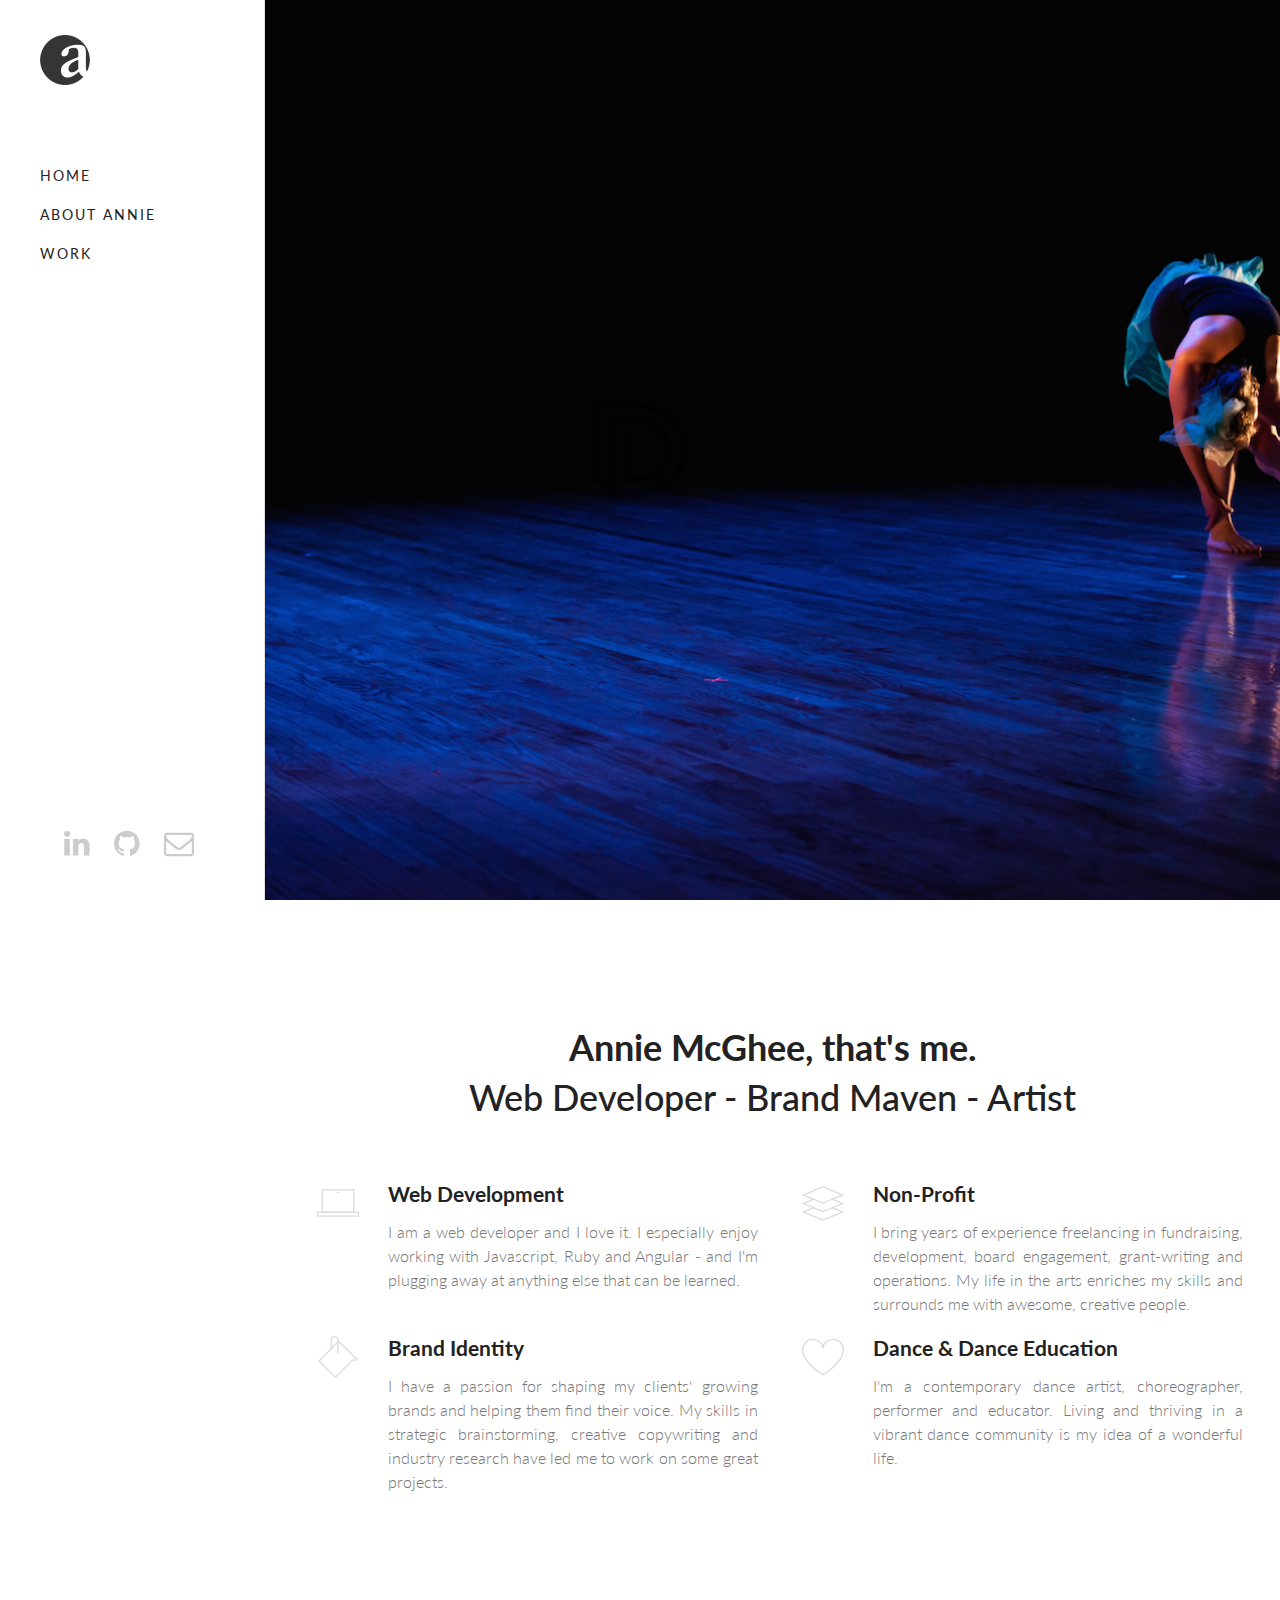
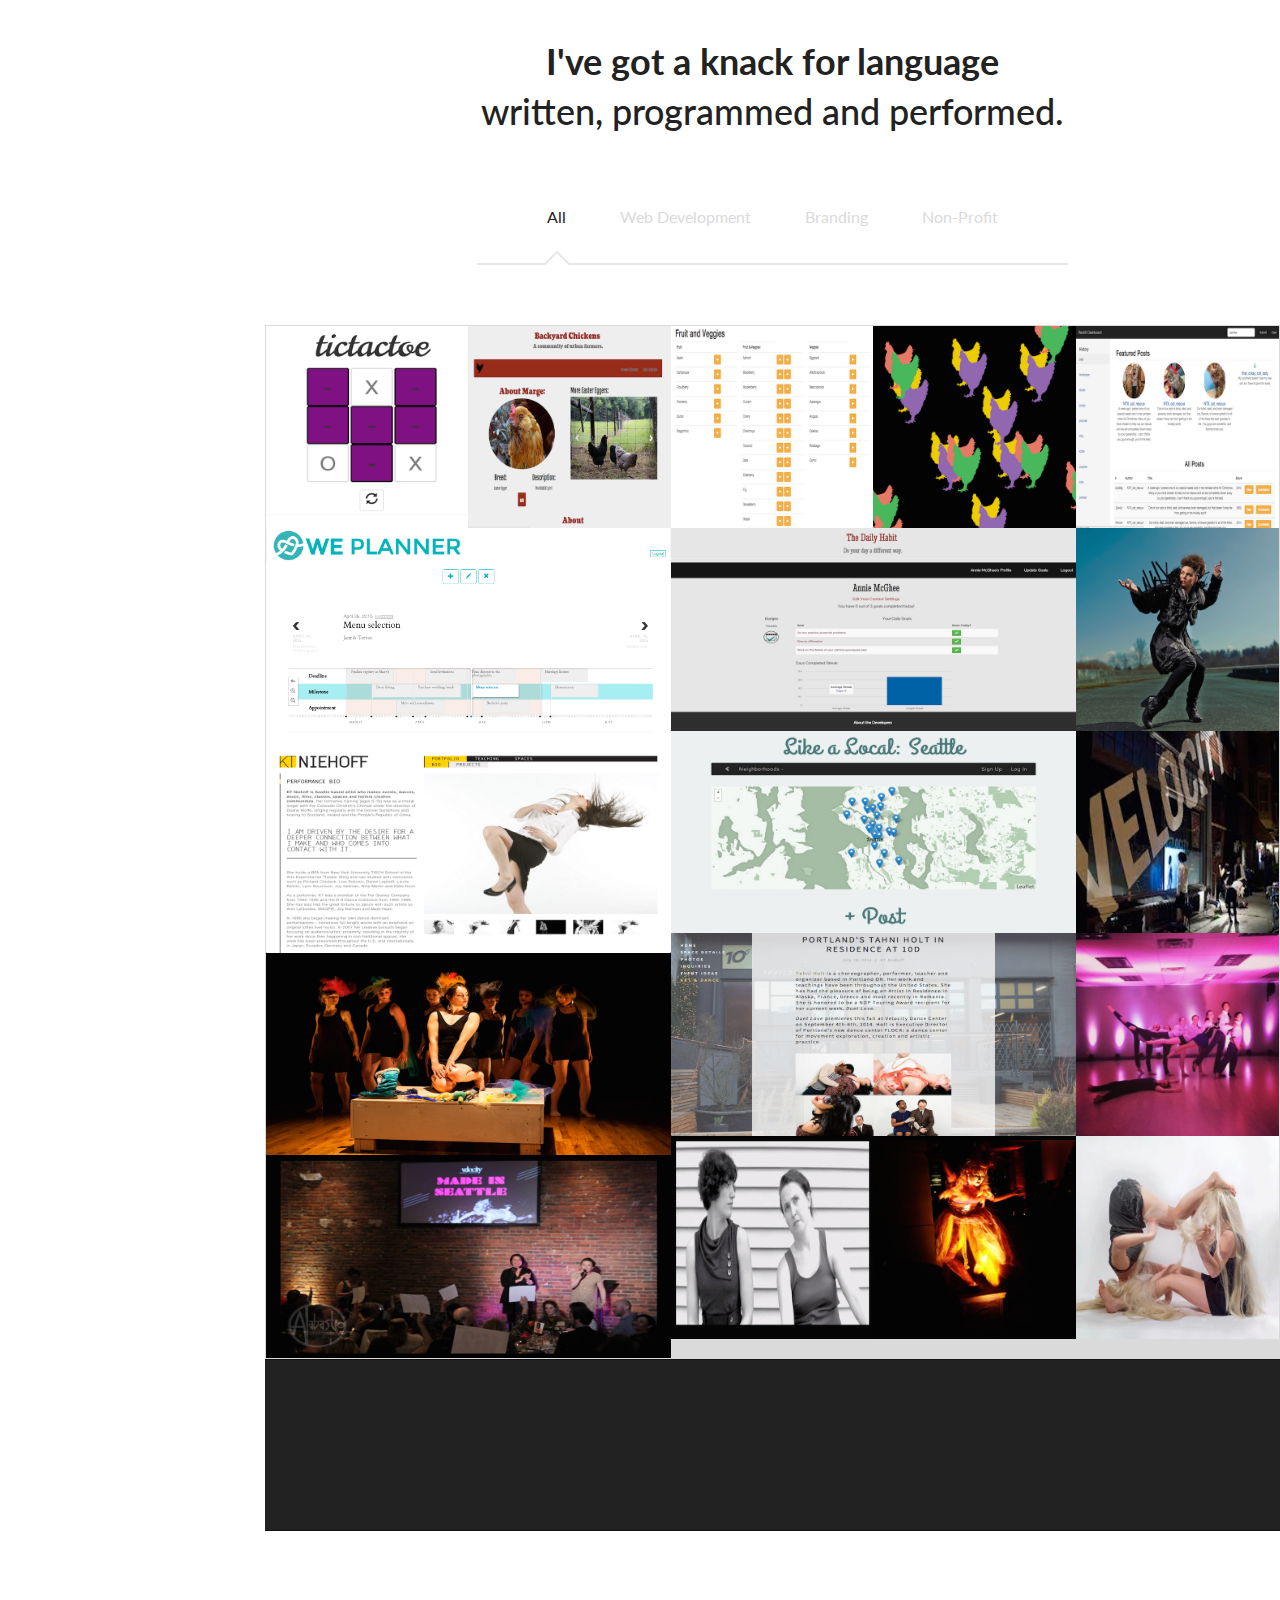
<file: index.html>
<!DOCTYPE html>
<html lang="en">
<head>
	<meta charset="UTF-8">
	<meta name="viewport" content="width=device-width, initial-scale=1.0, minimum-scale=1.0, maximum-scale=1.0, user-scalable=0"/>
	<title>Annie McGhee's Portfolio</title>
	<link rel="shortcut icon" href="../images/favicon.png">

	<link rel="stylesheet" href="http://fonts.googleapis.com/css?family=Lato:300,400,700,900&amp;subset=latin,latin-ext">
	<link rel="stylesheet" href="../css/slick.css"/>
	<link rel="stylesheet" href="../css/revolution-slider.css">
	<link rel="stylesheet" href="../css/bootstrap.css">
	<link rel="stylesheet" href="../css/min/font-awesome.min.css">
	<link rel="stylesheet" href="../css/global.css">
	<link rel="stylesheet" href="../css/components.css">
	<link rel="stylesheet" href="../css/widgets.css">
</head>
<body class="nav-side">
	<div class="site">
		<!-- SVGs -->
		<svg style="display: none;"><symbol viewBox="0 0 96 96" id="shape-arrow-left-light"><title>arrow-left-light</title><path d="M84,44H21.656l21.456-21.456c1.562-1.562,1.562-4.095,0.001-5.657c-1.562-1.562-4.096-1.562-5.658,0L9.172,45.171l0,0  c-0.186,0.186-0.352,0.391-0.498,0.61c-0.067,0.101-0.114,0.21-0.171,0.315c-0.067,0.124-0.142,0.242-0.196,0.373  c-0.056,0.135-0.088,0.276-0.129,0.416c-0.032,0.111-0.075,0.217-0.098,0.331C8.028,47.475,8,47.737,8,48l0,0  c0,0.003,0.001,0.005,0.001,0.008c0,0.259,0.027,0.519,0.078,0.774c0.024,0.121,0.069,0.232,0.104,0.349  c0.039,0.133,0.07,0.268,0.123,0.397c0.058,0.139,0.136,0.265,0.208,0.396c0.054,0.098,0.096,0.198,0.159,0.292  c0.147,0.221,0.314,0.427,0.501,0.614l28.282,28.281c1.562,1.562,4.095,1.562,5.657,0.001c1.562-1.562,1.562-4.096,0-5.658  L21.657,52H84c2.209,0,4-1.791,4-4S86.209,44,84,44z"/></symbol><symbol viewBox="0 0 96 96" id="shape-arrow-left"><title>arrow-left</title><path d="M84,44H21.656l21.456-21.456c1.562-1.562,1.562-4.095,0.001-5.657c-1.562-1.562-4.096-1.562-5.658,0L9.172,45.171l0,0  c-0.186,0.186-0.352,0.391-0.498,0.61c-0.067,0.101-0.114,0.21-0.171,0.315c-0.067,0.124-0.142,0.242-0.196,0.373  c-0.056,0.135-0.088,0.276-0.129,0.416c-0.032,0.111-0.075,0.217-0.098,0.331C8.028,47.475,8,47.737,8,48l0,0  c0,0.003,0.001,0.005,0.001,0.008c0,0.259,0.027,0.519,0.078,0.774c0.024,0.121,0.069,0.232,0.104,0.349  c0.039,0.133,0.07,0.268,0.123,0.397c0.058,0.139,0.136,0.265,0.208,0.396c0.054,0.098,0.096,0.198,0.159,0.292  c0.147,0.221,0.314,0.427,0.501,0.614l28.282,28.281c1.562,1.562,4.095,1.562,5.657,0.001c1.562-1.562,1.562-4.096,0-5.658  L21.657,52H84c2.209,0,4-1.791,4-4S86.209,44,84,44z"/></symbol><symbol viewBox="0 0 96 96" id="shape-arrow-right-light"><title>arrow-right-light</title><path d="M12,52h62.344L52.888,73.456c-1.562,1.562-1.562,4.095-0.001,5.656c1.562,1.562,4.096,1.562,5.658,0l28.283-28.284l0,0  c0.186-0.186,0.352-0.391,0.498-0.609c0.067-0.101,0.114-0.21,0.172-0.315c0.066-0.124,0.142-0.242,0.195-0.373  c0.057-0.135,0.089-0.275,0.129-0.415c0.033-0.111,0.076-0.217,0.099-0.331C87.973,48.525,88,48.263,88,48l0,0  c0-0.003-0.001-0.006-0.001-0.009c-0.001-0.259-0.027-0.519-0.078-0.774c-0.024-0.12-0.069-0.231-0.104-0.349  c-0.039-0.133-0.069-0.268-0.123-0.397c-0.058-0.139-0.136-0.265-0.208-0.396c-0.054-0.098-0.097-0.198-0.159-0.292  c-0.146-0.221-0.314-0.427-0.501-0.614L58.544,16.888c-1.562-1.562-4.095-1.562-5.657-0.001c-1.562,1.562-1.562,4.095,0,5.658  L74.343,44L12,44c-2.209,0-4,1.791-4,4C8,50.209,9.791,52,12,52z"/></symbol><symbol viewBox="0 0 96 96" id="shape-arrow-right"><title>arrow-right</title><path d="M12,52h62.344L52.888,73.456c-1.562,1.562-1.562,4.095-0.001,5.656c1.562,1.562,4.096,1.562,5.658,0l28.283-28.284l0,0  c0.186-0.186,0.352-0.391,0.498-0.609c0.067-0.101,0.114-0.21,0.172-0.315c0.066-0.124,0.142-0.242,0.195-0.373  c0.057-0.135,0.089-0.275,0.129-0.415c0.033-0.111,0.076-0.217,0.099-0.331C87.973,48.525,88,48.263,88,48l0,0  c0-0.003-0.001-0.006-0.001-0.009c-0.001-0.259-0.027-0.519-0.078-0.774c-0.024-0.12-0.069-0.231-0.104-0.349  c-0.039-0.133-0.069-0.268-0.123-0.397c-0.058-0.139-0.136-0.265-0.208-0.396c-0.054-0.098-0.097-0.198-0.159-0.292  c-0.146-0.221-0.314-0.427-0.501-0.614L58.544,16.888c-1.562-1.562-4.095-1.562-5.657-0.001c-1.562,1.562-1.562,4.095,0,5.658  L74.343,44L12,44c-2.209,0-4,1.791-4,4C8,50.209,9.791,52,12,52z"/></symbol><symbol viewBox="0 0 64 64" id="shape-arrow-thin-left"><title>arrow-thin-left</title> <g> <polyline fill="none" stroke-width="2" stroke-linejoin="bevel" stroke-miterlimit="10" points="37,15 20,32
		37,49 	"/> </g> </symbol><symbol viewBox="0 0 64 64" id="shape-arrow-thin-right"><title>arrow-thin-right</title> <g> <polyline fill="none" stroke-width="2" stroke-linejoin="bevel" stroke-miterlimit="10" points="27,15 44,32
		27,49 	"/> </g> </symbol><symbol viewBox="0 0 64 64" id="shape-browser-search"><title>browser-search</title> <rect x="1" y="7" fill="none" stroke-width="2" stroke-miterlimit="10" width="62" height="50"/> <line fill="none" stroke-width="2" stroke-miterlimit="10" x1="1" y1="15" x2="63" y2="15"/> <line fill="none" stroke-width="2" stroke-miterlimit="10" x1="10" y1="11" x2="6" y2="11"/> <line fill="none" stroke-width="2" stroke-miterlimit="10" x1="18" y1="11" x2="14" y2="11"/> <line fill="none" stroke-width="2" stroke-miterlimit="10" x1="26" y1="11" x2="22" y2="11"/> <g> <circle fill="none" stroke-width="2" stroke-miterlimit="10" cx="29" cy="33" r="6"/> <line fill="none" stroke-width="2" stroke-miterlimit="10" x1="33" y1="37" x2="41" y2="45"/> </g> </symbol><symbol viewBox="0 0 64 64" id="shape-cup"><title>cup</title> <path fill="none" stroke-width="2" stroke-miterlimit="10" d="M16,27c0,4.418,6.059,8,16,8s16-3.582,16-8V1H16V27z
	"/> <line fill="none" stroke-width="2" stroke-miterlimit="10" x1="20" y1="63" x2="44" y2="63"/> <line fill="none" stroke-width="2" stroke-miterlimit="10" x1="32" y1="35" x2="32" y2="63"/> <path fill="none" stroke-width="2" stroke-miterlimit="10" d="M16,7H7c0,0,0,9,9,9"/> <path fill="none" stroke-width="2" stroke-miterlimit="10" d="M48,7h9c0,0,0,9-9,9"/> </symbol><symbol viewBox="0 0 64 64" id="shape-heart"><title>heart</title> <path fill="none" stroke-width="2" stroke-miterlimit="10" d="M1,21c0,20,31,38,31,38s31-18,31-38
	c0-8.285-6-16-15-16c-8.285,0-16,5.715-16,14c0-8.285-7.715-14-16-14C7,5,1,12.715,1,21z"/> </symbol><symbol viewBox="0 0 28 15" id="shape-indicator"><title>indicator</title> <path class="st0" fill="#e8e8e8" d="M13.5,0L15,1.4L1.4,15L0,13.5L13.5,0z"/> <path class="st0" fill="#e8e8e8" d="M28,13.5L26.5,15L13,1.4L14.4,0L28,13.5z"/> </symbol><symbol viewBox="0 0 64 64" id="shape-laptop"><title>laptop</title> <g> <rect x="8" y="12" fill="none" stroke-width="2" stroke-miterlimit="10" width="48" height="34"/> <rect x="1" y="46" fill="none" stroke-width="2" stroke-miterlimit="10" width="62" height="6"/> <line fill="none" stroke-width="2" stroke-miterlimit="10" x1="34" y1="16" x2="30" y2="16"/> </g> </symbol><symbol viewBox="0 0 64 64" id="shape-layers"><title>layers</title> <polyline fill="none" stroke-width="2" stroke-miterlimit="10" points="18,26.066 2,33 32,45 62,33 46,26.067 "/> <polyline fill="none" stroke-width="2" stroke-miterlimit="10" points="18,39.066 2,46 32,58 62,46 46,39.067 "/> <polygon fill="none" stroke-width="2" stroke-miterlimit="10" points="32,32 62,20 32,7 2,20 "/> </symbol><symbol viewBox="0 0 64 64" id="shape-layout-4boxes"><title>layout-4boxes</title> <rect x="1" y="1" fill="none" stroke-width="2" stroke-miterlimit="10" width="62" height="14"/> <rect x="1" y="39" fill="none" stroke-width="2" stroke-miterlimit="10" width="31" height="24"/> <rect x="32" y="39" fill="none" stroke-width="2" stroke-miterlimit="10" width="31" height="24"/> <rect x="1" y="15" fill="none" stroke-width="2" stroke-miterlimit="10" width="31" height="24"/> <rect x="32" y="15" fill="none" stroke-width="2" stroke-miterlimit="10" width="31" height="24"/> </symbol><symbol viewBox="0 0 64 64" id="shape-layout-sideleft"><title>layout-sideleft</title> <rect x="1" y="1" fill="none" stroke-width="2" stroke-miterlimit="10" width="62" height="14"/> <rect x="1" y="15" fill="none" stroke-width="2" stroke-miterlimit="10" width="62" height="48"/> <line fill="none" stroke-width="2" stroke-miterlimit="10" x1="22" y1="15" x2="22" y2="63"/> </symbol><symbol viewBox="0 0 289.3 286.2" id="shape-logo"><title>logo</title> <style type="text/css"> <![CDATA[ .st0{fill-rule:evenodd;clip-rule:evenodd;} ]]> </style> <path class="st0" d="M267.1,143.3L267.1,143.3L267.1,143.3z M199.6,63.3c-14.3-9.2-30.7-15.2-47.7-16.2c-34.3-0.1-68.7-0.1-103,0
	c-0.3,57.1-0.1,114.1-0.1,171.2c-0.1,9,0.2,18.1-0.2,27.2l-23.4-22.8c0-0.3,0-0.6-0.1-0.9c-0.3-5.3-0.1-10.6-0.1-15.9
	C25,145,24.7,84.1,25,23.3h122.1c1.1,0,2.2,0,3.3,0c0.1,0,0.1,0,0.2,0c0,0,0,0,0.1,0c64.4,1.9,116.5,55.1,116.5,120
	c0,51.7-33.1,96-79.2,112.8c-0.2,0.1-0.4,0.2-0.6,0.2c-0.9,0.3-1.8,0.6-2.7,0.9c0,0,0,0,0,0c-3,1-6,1.8-9,2.5c-4,1-8.1,1.8-12.2,2.4
	c0,0,0,0,0,0c-2.3,0.4-4.7,0.7-7,1c-1.7,0-3.4,0-5.1,0c-1.4,0-2.7,0.1-4.1,0.1h-8.7c-6,0-12,0-17.9,0c-8.9,0-17.9,0-26.8,0
	c-7,0-13.9,0-20.9-0.1v-0.7v-0.7v-0.7v-0.7v-0.7v-189h73.5c40.4,0,73.4,33.1,73.4,73.4c0,30-18.2,55.9-44.1,67.3
	c-9,4-19,6.2-29.4,6.2h-25.7v-24.3V94.9l-23.9,0l0,122.7l0,21.8c8,0.1,15.9,0.1,23.9,0.1c11.6,0,23.2,0,34.8-0.1
	c7-0.6,13.8-2,20.4-4.2c21.5-7.1,40.3-22,52.3-41.3c7.7-12.9,13.1-27.6,13.6-42.7c0.8-4.9,1-10,0.2-15
	C240,107.2,223.5,79.8,199.6,63.3L199.6,63.3z M25,255l8.4,8.3l23.3,22.9h63.7h25.7c10.1,0,19.9-1.1,29.4-3.1
	c64.7-13.7,113.7-71.4,113.7-140.1C289.3,64.4,224.9,0,146.2,0H0c0.1,76.6,0,153.2,0,229.8c0,0.2,0,0.4,0,0.6L25,255z"/> </symbol><symbol viewBox="0 0 64 64" id="shape-mail-heart"><title>mail-heart</title> <g> <polyline fill="none" stroke-width="2" stroke-miterlimit="10" points="1,26 32,45.434 63,26 	"/> <polyline fill="none" stroke-width="2" stroke-miterlimit="10" points="11.334,21.667 1,26 1,63 63,63 63,26
		63,26 52.666,21.667 	"/> <polyline fill="none" stroke-width="2" stroke-miterlimit="10" points="11,32 11,1 53,1 53,32 	"/> </g> <path fill="none" stroke-width="2" stroke-miterlimit="10" d="M22,19c0,6.666,10,12,10,12s10-5.334,10-12
	c0-2.762-2-5-5-5c-2.762,0-5,2.238-5,5c0-2.762-2.238-5-5-5C24,14,22,16.238,22,19z"/> </symbol><symbol viewBox="0 0 64 64" id="shape-mail"><title>mail</title> <g> <rect x="1" y="13" fill="none" stroke-width="2" stroke-miterlimit="10" width="62" height="37"/> <polyline fill="none" stroke-width="2" stroke-miterlimit="10" points="1,13 32,33 63,13 	"/> </g> </symbol><symbol viewBox="0 0 64 64" id="shape-map-pin"><title>map-pin</title> <g> <circle fill="none" stroke-width="2" stroke-miterlimit="10" cx="32" cy="22" r="6"/> <path fill="none" stroke-width="2" stroke-miterlimit="10" d="M53,22.735C52.948,10.73,43.599,1,32,1
		s-21,9.73-21,21.735C11,38.271,31.965,63,31.965,63S53.069,38.271,53,22.735z"/> </g> </symbol><symbol viewBox="0 0 64 64" id="shape-mixer"><title>mixer</title> <line fill="none" stroke-width="2" stroke-miterlimit="10" x1="12" y1="19" x2="12" y2="64"/> <line fill="none" stroke-width="2" stroke-miterlimit="10" x1="52" y1="0" x2="52" y2="45"/> <line fill="none" stroke-width="2" stroke-miterlimit="10" x1="32" y1="38" x2="32" y2="64"/> <line fill="none" stroke-width="2" stroke-miterlimit="10" x1="32" y1="0" x2="32" y2="26"/> <circle fill="none" stroke-width="2" stroke-miterlimit="10" cx="12" cy="13" r="6"/> <circle fill="none" stroke-width="2" stroke-miterlimit="10" cx="52" cy="51" r="6"/> <circle fill="none" stroke-width="2" stroke-miterlimit="10" cx="32" cy="32" r="6"/> <line fill="none" stroke-width="2" stroke-miterlimit="10" x1="12" y1="0" x2="12" y2="7"/> <line fill="none" stroke-width="2" stroke-miterlimit="10" x1="52" y1="57" x2="52" y2="64"/> </symbol><symbol viewBox="0 0 64 64" id="shape-mouse"><title>mouse</title> <path fill="none" stroke-width="2" stroke-miterlimit="10" d="M48,17c0-8.836-7.164-16-16-16S16,8.164,16,17v30
	c0,8.836,7.164,16,16,16s16-7.164,16-16V17z"/> <line fill="none" stroke-width="2" stroke-miterlimit="10" x1="32" y1="1" x2="32" y2="21"/> <line fill="none" stroke-width="2" stroke-miterlimit="10" x1="16" y1="21" x2="48" y2="21"/> </symbol><symbol viewBox="0 0 64 64" id="shape-nav"><title>nav</title> <line fill="none" stroke-width="3" stroke-miterlimit="10" x1="0" y1="40" x2="64" y2="40"/> <line fill="none" stroke-width="3" stroke-miterlimit="10" x1="0" y1="32" x2="64" y2="32"/> <line fill="none" stroke-width="3" stroke-miterlimit="10" x1="0" y1="24" x2="64" y2="24"/> </symbol><symbol viewBox="0 0 64 64" id="shape-paintbucket"><title>paintbucket</title> <polygon fill="none" stroke-width="2" stroke-linejoin="bevel" stroke-miterlimit="10" points="3,38 28,63 54,37
	61,36 33,8 "/> <path fill="none" stroke-width="2" stroke-linejoin="bevel" stroke-miterlimit="10" d="M32,27V6
	c0-2.762-2.238-5-5-5s-5,2.238-5,5v13"/> </symbol><symbol viewBox="0 0 64 64" id="shape-pencil-ruler"><title>pencil-ruler</title> <polygon fill="none" stroke-width="2" stroke-miterlimit="10" points="1,63 1,2 62,63 "/> <polygon fill="none" stroke-width="2" stroke-miterlimit="10" points="14,54 14,30 38,54 "/> <line fill="none" stroke-width="2" stroke-miterlimit="10" x1="8" y1="22" x2="2" y2="22"/> <line fill="none" stroke-width="2" stroke-miterlimit="10" x1="6" y1="30" x2="2" y2="30"/> <line fill="none" stroke-width="2" stroke-miterlimit="10" x1="8" y1="38" x2="2" y2="38"/> <line fill="none" stroke-width="2" stroke-miterlimit="10" x1="6" y1="46" x2="2" y2="46"/> <line fill="none" stroke-width="2" stroke-miterlimit="10" x1="8" y1="54" x2="2" y2="54"/> <polygon fill="none" stroke-width="2" stroke-miterlimit="10" points="25,1 19,7 55,43 63,45 61,37 "/> <line fill="none" stroke-width="2" stroke-miterlimit="10" x1="25" y1="13" x2="31" y2="7"/> </symbol><symbol viewBox="0 0 64 64" id="shape-phone"><title>phone</title> <g> <rect x="16" y="1" fill="none" stroke-width="2" stroke-miterlimit="10" width="32" height="62"/> <line fill="none" stroke-width="2" stroke-miterlimit="10" x1="28" y1="5" x2="36" y2="5"/> <line fill="none" stroke-width="2" stroke-miterlimit="10" x1="16" y1="51" x2="48" y2="51"/> <line fill="none" stroke-width="2" stroke-miterlimit="10" x1="16" y1="9" x2="48" y2="9"/> <circle fill="none" stroke-width="2" stroke-linejoin="bevel" stroke-miterlimit="10" cx="32" cy="57" r="2"/> </g> </symbol><symbol viewBox="0 0 64 64" id="shape-picture"><title>picture</title> <g> <rect x="1" y="11" fill="none" stroke-width="2" stroke-miterlimit="10" width="62" height="42"/> <polyline fill="none" stroke-width="2" stroke-miterlimit="10" points="1,47 24,27 36,39 42,31 63,49 	"/> <circle fill="none" stroke-width="2" stroke-miterlimit="10" cx="51" cy="22" r="5"/> </g> </symbol><symbol viewBox="0 0 64 64" id="shape-play"><title>play</title> <rect x="1" y="1" fill="none" stroke-width="2" stroke-linejoin="bevel" stroke-miterlimit="10" width="62" height="62"/> <g> <polygon fill="none" stroke-width="2" stroke-linejoin="bevel" stroke-miterlimit="10" points="26,21 42,32
		26,43 	"/> </g> </symbol><symbol viewBox="0 0 64 64" id="shape-video"><title>video</title> <g> <polygon fill="none" stroke-width="2" stroke-miterlimit="10" points="46,30 63,20 63,52 46,42 46,52 1,52 1,20
		46,20 	"/> <line fill="none" stroke-width="2" stroke-miterlimit="10" x1="6" y1="28" x2="10" y2="28"/> <line fill="none" stroke-width="2" stroke-miterlimit="10" x1="14" y1="28" x2="18" y2="28"/> <rect x="7" y="36" fill="none" stroke-width="2" stroke-miterlimit="10" width="18" height="10"/> <polyline fill="none" stroke-width="2" stroke-miterlimit="10" points="6,12 32,12 40,20 	"/> </g> </symbol></svg>
		<!-- HEADER -->
		<div class="preloader">
	<svg>
		<use xlink:"../images/svg/logo.png" href="#shape-logo"></use>
	</svg>
</div>

<header class="site-header">
	<a href="index.html" class="site-logo">
			<img src="../images/favicon.png">
	</a>

	<nav class="nav-menu" role="navigation">
		<ul>
			<li><a href="#home">Home</a></li>
			<li><a href="#about">About Annie</a></li>
			<li><a href="#work">Work</a></li>
		</ul>
	</nav>

	<button class="nav-toggle">
		<svg>
			<use xlink:href="#shape-nav"></use>
		</svg>
	</button>

	<ul class="nav-social">
		<li><a href="https://www.linkedin.com/in/anniemcghee"><i class="fa fa-linkedin"></i></a></li>
		<li><a href="https://github.com/anniemcghee"><i class="fa fa-github"></i></a></li>
		<li><a href="mailto:mcghee.annie@gmail.com"><i class="fa fa-envelope-o"></i></a></li>
	</ul>
</header>

		<section id="home">
			<div id="rev-slider-1-wrapper" class="rev_slider_wrapper fullwidthbanner-container" style="background-color: #e6e6e6;">
				<div id="rev-slider-1" class="rev_slider fullwidthabanner" style="display:none;">
					<ul>
						<li data-transition="fade">
							<!-- MAIN IMAGE -->
							<img src="images/slider/slide-1/background.jpg"  alt="slidebg1" data-lazyload="images/slider/slide-1/background.jpg" data-bgposition="center top" data-bgfit="cover" data-bgrepeat="no-repeat">

							<div class="tp-caption lfb rs-parallaxlevel-2"
								data-x="center" data-hoffset="-420"
								data-y="center" data-voffset="-150"
								data-speed="1000"
								data-start="1200"
								data-easing="Power3.easeInOut"
								data-elementdelay="0.1"
								data-endelementdelay="0.1"
					 			data-endspeed="1000"
								style="z-index: 4; max-width: auto; max-height: auto; white-space: nowrap;">
								<img src="images/slider/slide-1/pf one.png" alt="Show">
							</div>

							<div class="tp-caption lfb rs-parallaxlevel-2"
								data-x="center" data-hoffset="-430"
								data-y="center" data-voffset="-70"
								data-speed="1000"
								data-start="1200"
								data-easing="Power3.easeInOut"
								data-elementdelay="0.1"
								data-endelementdelay="0.1"
					 			data-endspeed="1000"
								style="z-index: 4; max-width: auto; max-height: auto; white-space: nowrap;">
								<img src="images/slider/slide-1/pf of-a.png" alt="Your">
							</div>

							<div class="tp-caption lfb rs-parallaxlevel-2"
								data-x="center" data-hoffset="-395"
								data-y="center" data-voffset="10"
								data-speed="1000"
								data-start="1200"
								data-easing="Power3.easeInOut"
								data-elementdelay="0.1"
								data-endelementdelay="0.1"
					 			data-endspeed="1000"
								style="z-index: 4; max-width: auto; max-height: auto; white-space: nowrap;">
								<img src="images/slider/slide-1/pf kind.png" alt="Talent">
							</div>

							<!-- <div class="tp-caption lfb rs-parallaxlevel-2"
								data-x="center" data-hoffset="-330"
								data-y="center" data-voffset="90"
								data-speed="1000"
								data-start="1200"
								data-easing="Power3.easeInOut"
								data-elementdelay="0.1"
								data-endelementdelay="0.1"
					 			data-endspeed="1000"
								style="z-index: 4; max-width: auto; max-height: auto; white-space: nowrap;">
								<img src="images/slider/slide-1/pf mind.png" alt="To world">
							</div> -->

							<div class="tp-caption lfb rs-parallaxlevel-2"
								data-x="center" data-hoffset="-365"
								data-y="center" data-voffset="160"
								data-speed="1000"
								data-start="1200"
								data-easing="Power3.easeInOut"
								data-elementdelay="0.1"
								data-endelementdelay="0.1"
					 			data-endspeed="1000"
								style="z-index: 4; max-width: auto; max-height: auto; white-space: nowrap;">
								<img src="images/slider/slide-1/small-text.png" alt="Small text">
							</div>
						</li>


						<li data-transition="fade">
							<!-- MAIN IMAGE -->
							<img src="images/slider/slide-2/background.jpg"  alt="slidebg1" data-lazyload="images/slider/slide-2/background.jpg" data-bgposition="center top" data-bgfit="cover" data-bgrepeat="no-repeat">

							<div class="tp-caption lfb rs-parallaxlevel-2"
								data-x="center" data-hoffset="-420"
								data-y="center" data-voffset="-150"
								data-speed="1000"
								data-start="1200"
								data-easing="Power3.easeInOut"
								data-elementdelay="0.1"
								data-endelementdelay="0.1"
					 			data-endspeed="1000"
								style="z-index: 4; max-width: auto; max-height: auto; white-space: nowrap;">
								<img src="images/slider/slide-1/pf one.png" alt="Show">
							</div>

							<div class="tp-caption lfb rs-parallaxlevel-2"
								data-x="center" data-hoffset="-430"
								data-y="center" data-voffset="-70"
								data-speed="1000"
								data-start="1200"
								data-easing="Power3.easeInOut"
								data-elementdelay="0.1"
								data-endelementdelay="0.1"
					 			data-endspeed="1000"
								style="z-index: 4; max-width: auto; max-height: auto; white-space: nowrap;">
								<img src="images/slider/slide-1/pf of-a.png" alt="Your">
							</div>

							<div class="tp-caption lfb rs-parallaxlevel-2"
								data-x="center" data-hoffset="-395"
								data-y="center" data-voffset="10"
								data-speed="1000"
								data-start="1200"
								data-easing="Power3.easeInOut"
								data-elementdelay="0.1"
								data-endelementdelay="0.1"
					 			data-endspeed="1000"
								style="z-index: 4; max-width: auto; max-height: auto; white-space: nowrap;">
								<img src="images/slider/slide-1/pf kind.png" alt="Talent">
							</div>

							<div class="tp-caption lfb rs-parallaxlevel-2"
								data-x="center" data-hoffset="-365"
								data-y="center" data-voffset="160"
								data-speed="1000"
								data-start="1200"
								data-easing="Power3.easeInOut"
								data-elementdelay="0.1"
								data-endelementdelay="0.1"
					 			data-endspeed="1000"
								style="z-index: 4; max-width: auto; max-height: auto; white-space: nowrap;">
								<img src="images/slider/slide-1/small-text.png" alt="Small text">
							</div>

						</li>
					</ul>
				</div>
			</div>
		</section>

		<section id="about" class="element element-spacing">
			<div class="container">
				<div class="row">
					<div class="col-md-12">
						<h3 class="section-title"><b>Annie McGhee, that's me.</b><br/>Web Developer - Brand Maven - Artist</h3>
					</div>
				</div>
				<div class="row">
					<div class="col-md-6">
						<div class="icon">
							<div class="icon-image">
								<svg>
									<use xlink:href="#shape-laptop"></use>
								</svg>
							</div>
							<div class="icon-content">
								<h4>Web Development</h4>
								<p>I am a web developer and I love it. I especially enjoy working with Javascript, Ruby and Angular - and I'm plugging away at anything else that can be learned.</p>
							</div>
						</div>
					</div>
					<div class="col-md-6">
						<div class="icon">
							<div class="icon-image">
								<svg>
									<use xlink:href="#shape-layers"></use>
								</svg>
							</div>
							<div class="icon-content">
								<h4>Non-Profit</h4>
								<p>I bring years of experience freelancing in fundraising, development, board engagement, grant-writing and operations. My life in the arts enriches my skills and surrounds me with awesome, creative people.</p>
							</div>
						</div>
					</div>
				</div>
				<div class="row">
					<div class="col-md-6">
						<div class="icon">
							<div class="icon-image">
								<svg>
									<use xlink:href="#shape-paintbucket"></use>
								</svg>
							</div>
							<div class="icon-content">
								<h4>Brand Identity</h4>
								<p>I have a passion for shaping my clients' growing brands and helping them find their voice. My skills in strategic brainstorming, creative copywriting and industry research have led me to work on some great projects.</p>
							</div>
						</div>
					</div>
					<div class="col-md-6">
						<div class="icon">
							<div class="icon-image">
								<svg>
									<use xlink:href="#shape-heart"></use>
								</svg>
							</div>
							<div class="icon-content">
								<h4>Dance & Dance Education</h4>
								<p>I'm a contemporary dance artist, choreographer, performer and educator. Living and thriving in a vibrant dance community is my idea of a wonderful life.</p>
							</div>
						</div>
					</div>
				</div>
			</div>
		</section>

		<!-- Portfolio -->

		<section id="work" class="element element-spacing">
			<div class="container">
				<div class="row">
					<div class="col-md-12">
						<h3 class="section-title"><b>I've got a knack for language</b><br>written, programmed and performed.</h3>
					</div>
				</div>
			</div>
			<div class="filter">
				<ul class="filter">
					<li><button class="selected" data-filter="*">All</button></li>
					<li><button data-filter=".web-design">Web Development</button></li>

					<li><button data-filter=".branding">Branding</button></li>

					<li><button data-filter=".nonprofit">Non-Profit</button></li>
					<!-- <li><button data-filter=".photography">Photography</button></li> -->
				</ul>
			</div>
			<section class="portfolio portfolio-masonry portfolio-ajax">

				<article class="portfolio-item web-design">
					<a href="http://stenographer-alcyon-77611.bitballoon.com/" target="_blank">
						<img src="images/portfolio/TicTacToe.png" alt="Portfolio item 1">
						<div class="hover">
							<div class="hover-content">
								<h5>Tic Tac Toe</h5>
								<span>My first Javascript victory!</span>
							</div>
						</div>
					</a>
				</article>
				<article class="portfolio-item web-design">
					<a href="https://github.com/anniemcghee/chicken_app" target="_blank">
						<img src="images/portfolio/Backyard Chickens.png" alt="Portfolio item 2">
						<div class="hover">
							<div class="hover-content">
								<h5>Backyard Chickens</h5>
								<span>I created on this app while learning to write Ruby code and make Rails apps.</span>
							</div>
						</div>
					</a>
				</article>
				<article class="portfolio-item web-design">
					<a href="https://github.com/anniemcghee/fruit-and-veggies" target="_blank">
						<img src="images/portfolio/Fruit and Veg.png" alt="Portfolio item 4">
						<div class="hover">
							<div class="hover-content">
								<h5>Fruits & Veggies</h5>
								<span>A simple front-end sorter made with Angular.</span>
							</div>
						</div>
					</a>
				</article>
				<article class="portfolio-item web-design">
					<a href="https://github.com/anniemcghee/paper_frontend">
						<img src="images/portfolio/Paper.png" alt="Portfolio item 4">
						<div class="hover">
							<div class="hover-content">
								<h5>Paper.js Playground</h5>
								<span>The results of a weekend learning Paper.js</span>
							</div>
						</div>
					</a>
				</article>
				<article class="portfolio-item web-design">
					<a href="http://jeweler-emitters-53343.bitballoon.com/">
						<img src="images/portfolio/Reddit Dashboard.png" alt="Portfolio item 4">
						<div class="hover">
							<div class="hover-content">
								<h5>Reddit Dashboard</h5>
								<span>Using Reddit data with Angular.</span>
							</div>
						</div>
					</a>
				</article>
				<article class="portfolio-item portfolio-large web-design">
								<a href="http://weplanner.herokuapp.com">

						<img src="images/portfolio/weplanner.png" alt="Portfolio item 5">
						<div class="hover">
							<div class="hover-content">
								<h5>We Planner</h5>
								<span>A timeline visualization tool for couples built with Angular, SailsJS and MongoDB.</span>
							</div>
						</div>
								</a>
				</article>
<!-- 				<article class="portfolio-item web-design">
					<a href="portfolio/portfolio-1.html">
						<img src="images/portfolio/portfolio-4.jpg" alt="Portfolio item 4">
						<div class="hover">
							<div class="hover-content">
								<h5>AMDB</h5>
								<span>A movie database created with Javascript and the OMDB API</span>
							</div>
						</div>
					</a>
				</article> -->
				<article class="portfolio-item portfolio-large web-design">
					<a href="http://thedailyhabit.herokuapp.com">
						<img src="images/portfolio/Daily Habit.png" alt="Portfolio item 5">
						<div class="hover">
							<div class="hover-content">
								<h5>The Daily Habit</h5>
								<span>A goal-tracking and daily reminder Rails application.</span>
							</div>
						</div>
					</a>
				</article>
				<article class="portfolio-item portfolio-large web-design">
					<a href="http://likealocal.herokuapp.com">
						<img src="images/portfolio/Like a Local.png" alt="LikeaLocal">
						<div class="hover">
							<div class="hover-content">
								<h5>Like a Local: Seattle</h5>
								<span>A full-fledged social app I created in Javascript with Express, Node and Postgres.</span>
							</div>
						</div>
					</a>
				</article>
				<article class="portfolio-item portfolio-large branding">
					<a href="http://ktniehoff.com" target="_blank">
						<img src="images/portfolio/KT.png" alt="Portfolio item 1">
						<div class="hover">
							<div class="hover-content">
								<h5>KT Niehoff</h5>
								<span>I collaborated with a developer to strategize and manage content for the web re-branding of a Seattle-based choreographer.</span>
							</div>
						</div>
					</a>
				</article>
				<article class="portfolio-item portfolio-large branding web-design">
					<a href="http://10degreesseattle.com" target="_blank">
						<img src="images/portfolio/10d2.png" alt="Portfolio item 1">
						<div class="hover">
							<div class="hover-content">
								<h5>10 degrees</h5>
								<span>I managed all web and social media branding for this event / art space, as well as created all internal and external communication systems.</span>
							</div>
						</div>
					</a>
				</article>
				<article class="portfolio-item branding web-design">
					<a href="http://cityartsonline.com/issues/seattle/2013/03/deep-impact" target="_blank">
						<img src="images/portfolio/City Arts Cover.jpg" alt="Portfolio item 1">
						<div class="hover">
							<div class="hover-content">
								<h5>Collision Theory</h5>
								<span>I managed all events, press & marketing for this 16-month performance series by Lingo Productions.</span>
							</div>
						</div>
					</a>
				</article>
				<article class="portfolio-item nonprofit">
					<a href="http://www.velocitydancecenter.org" target="_blank">
						<img src="images/portfolio/Velocity.png" alt="Velocity Dance Center">
						<div class="hover">
							<div class="hover-content">
								<h5>Velocity Dance Center</h5>
								<span>Since 2012, I've served on Velocity's Board of Directors as chair the Development Committee.</span>
							</div>
						</div>
					</a>
				</article>
				<article class="portfolio-item nonprofit">
					<a href="http://www.all-that-dance.com/our-programs/honor-club.aspx" target="_blank">
						<img src="images/portfolio/Teaching.JPG" alt="Choreo Showcase">
						<div class="hover">
							<div class="hover-content">
								<h5>Dance Educator</h5>
								<span>In 2013, I launched a program for 14 young choreographers to showcase original works.</span>
							</div>
						</div>
					</a>
				</article>
				<article class="portfolio-item portfolio-large nonprofit">
					<a href="http://vimeo.com/49422951" target="_blank">
						<img src="images/portfolio/Choreography.png" alt="Portfolio item 1">
						<div class="hover">
							<div class="hover-content">
								<h5>Choreographer</h5>
								<span>I've choreographed many original works on teens, adults and professionals. Here's one recent commission with co-choreographer Rachel Rugh.</span>
							</div>
						</div>
					</a>
				</article>
				<article class="portfolio-item nonprofit">
					<a href="http://www.washingtonpost.com/entertainment/theater_dance/in-everybody-knows-a-dance-troupe-struggles-with-a-long-distance-relationship/2014/07/15/ac2ba034-0b76-11e4-8341-b8072b1e7348_story.html" target="_blank">
						<img src="images/portfolio/Collaboration.png" alt="AOPT">
						<div class="hover">
							<div class="hover-content">
								<h5>Cross-Country Collaborations</h5>
								<span>I collaborated with Mountain Empire for an evening-length premiere at the DC Fringe Festival.</span>
							</div>
						</div>
					</a>
				</article>
				<article class="portfolio-item nonprofit">
					<a href="http://www.animateobjectsphysicaltheater.org" target="_blank">
						<img src="images/portfolio/AOPT.png" alt="AOPT">
						<div class="hover">
							<div class="hover-content">
								<h5>Animate Objects Physical Theater</h5>
								<span>I perform regularly with this awesome commercial event company.</span>
							</div>
						</div>
					</a>
				</article>
				<article class="portfolio-item nonprofit">
					<a href="http://www.jennypeterson.com/" target="_blank">
						<img src="images/portfolio/Twinsies.jpg" alt="Twinsies">
						<div class="hover">
							<div class="hover-content">
								<h5>Seattle Dance Scene</h5>
								<span>Performing with local artist Jenny Peterson has produced some of my favorite projects.</span>
							</div>
						</div>
					</a>
				</article>
				<article class="portfolio-item portfolio-large nonprofit">
					<a href="http://www.seattledances.com/" target="_blank">
						<img src="images/portfolio/Auctioneer.png" alt="Choreo Showcase">
						<div class="hover">
							<div class="hover-content">
								<h5>MC / Auctioneer</h5>
								<span>I've hosted and led auctions for Seattle Dances, zoe | juniper and Velocity Dance Center.</span>
							</div>
						</div>
					</a>
				</article>
		</section>



		<footer class="site-footer">
			<div class="footer-content">
				<br>
				<br>
				<br>
				<br>
			</div>
		</footer>



	<!-- Scripts -->
		<script src="../javascript/libraries/jquery.min.js"></script>
	<script src="../javascript/libraries/isotope.min.js"></script>
	<script src="../javascript/libraries/imagesloaded.min.js"></script>
	<script src="../javascript/libraries/jquery.parallax.min.js"></script>
	<script src="../javascript/libraries/jquery.mb.YTPlayer.js"></script>
	<script src="../javascript/libraries/slick.min.js"></script>
	<script src="../javascript/libraries/smoothScroll.min.js"></script>
	<script src="../javascript/libraries/jquery.validate.min.js"></script>
	<script src="../javascript/theme.js"></script>
	<script src="../javascript/libraries/jquery.themepunch.tools.min.js"></script>
	<script src="../javascript/libraries/jquery.themepunch.revolution.min.js"></script>
	<script src="../javascript/libraries/instagram.min.js"></script>

  	<script type="text/javascript">
		jQuery(document).ready(function($) {
		   $('#rev-slider-1').show().revolution({
				delay: 9000,
				startwidth: 1170,
				startheight: 500,
				hideThumbs: 200,

				fullScreen: "on",
				fullWidth: "off",

				touchenabled: "on",
				onHoverStop: "on",

				autoHeight:"off",
				forceFullWidth:"off",

				navigationType: "none",
				hideTimerBar:"on",
			});

			$('#instagram').instagram({
				userId: '269801886',
				accessToken: '1554589859.71ed503.20f8b92a2d31453a97db5384e33ce3f9',
				clientId: '71ed5031106a4b3a9f9ff533898d4133',
				count: '999',
				updateInterval: 960*60*2,
				image_size: 'standard_resolution'
			});
		});
	</script>
</body>
</html>
</file>
<file: css/revolution-slider.css>
/*-----------------------------------------------------------------------------

	-	Revolution Slider 4.1 Captions -

		Screen Stylesheet

version:   	1.4.5
date:      	27/11/13
author:		themepunch
email:     	info@themepunch.com
website:   	http://www.themepunch.com
-----------------------------------------------------------------------------*/



/*************************
	-	CAPTIONS	-
**************************/

.tp-static-layers	{	position:absolute; z-index:505; top:0px;left:0px}

.tp-hide-revslider,.tp-caption.tp-hidden-caption	{	visibility:hidden !important; display:none !important}


.tp-caption { z-index:1; white-space:nowrap}

.tp-caption-demo .tp-caption	{	position:relative !important; display:inline-block; margin-bottom:10px; margin-right:20px !important}


.tp-caption.whitedivider3px {

	color: #000000;
	text-shadow: none;
	background-color: rgb(255, 255, 255);
	background-color: rgba(255, 255, 255, 1);
	text-decoration: none;
	min-width: 408px;
	min-height: 3px;
	background-position: initial initial;
	background-repeat: initial initial;
	border-width: 0px;
	border-color: #000000;
	border-style: none;
}


.tp-caption.finewide_large_white {
color:#ffffff;
text-shadow:none;
font-size:60px;
line-height:60px;
font-weight:300;
font-family:"Open Sans", sans-serif;
background-color:transparent;
text-decoration:none;
text-transform:uppercase;
letter-spacing:8px;
border-width:0px;
border-color:rgb(0, 0, 0);
border-style:none;
}

.tp-caption.whitedivider3px {
color:#000000;
text-shadow:none;
background-color:rgb(255, 255, 255);
background-color:rgba(255, 255, 255, 1);
text-decoration:none;
font-size:0px;
line-height:0;
min-width:468px;
min-height:3px;
border-width:0px;
border-color:rgb(0, 0, 0);
border-style:none;
}

.tp-caption.finewide_medium_white {
color:#ffffff;
text-shadow:none;
font-size:37px;
line-height:37px;
font-weight:300;
font-family:"Open Sans", sans-serif;
background-color:transparent;
text-decoration:none;
text-transform:uppercase;
letter-spacing:5px;
border-width:0px;
border-color:rgb(0, 0, 0);
border-style:none;
}

.tp-caption.boldwide_small_white {
font-size:25px;
line-height:25px;
font-weight:800;
font-family:"Open Sans", sans-serif;
color:rgb(255, 255, 255);
text-decoration:none;
background-color:transparent;
text-shadow:none;
text-transform:uppercase;
letter-spacing:5px;
border-width:0px;
border-color:rgb(0, 0, 0);
border-style:none;
}

.tp-caption.whitedivider3px_vertical {
color:#000000;
text-shadow:none;
background-color:rgb(255, 255, 255);
background-color:rgba(255, 255, 255, 1);
text-decoration:none;
font-size:0px;
line-height:0;
min-width:3px;
min-height:130px;
border-width:0px;
border-color:rgb(0, 0, 0);
border-style:none;
}

.tp-caption.finewide_small_white {
color:#ffffff;
text-shadow:none;
font-size:25px;
line-height:25px;
font-weight:300;
font-family:"Open Sans", sans-serif;
background-color:transparent;
text-decoration:none;
text-transform:uppercase;
letter-spacing:5px;
border-width:0px;
border-color:rgb(0, 0, 0);
border-style:none;
}

.tp-caption.finewide_verysmall_white_mw {
font-size:13px;
line-height:25px;
font-weight:400;
font-family:"Open Sans", sans-serif;
color:#ffffff;
text-decoration:none;
background-color:transparent;
text-shadow:none;
text-transform:uppercase;
letter-spacing:5px;
max-width:470px;
white-space:normal !important;
border-width:0px;
border-color:rgb(0, 0, 0);
border-style:none;
}

.tp-caption.lightgrey_divider {
text-decoration:none;
background-color:rgb(235, 235, 235);
background-color:rgba(235, 235, 235, 1);
width:370px;
height:3px;
background-position:initial initial;
background-repeat:initial initial;
border-width:0px;
border-color:rgb(34, 34, 34);
border-style:none;
}

.tp-caption.finewide_large_white {
color: #FFF;
text-shadow: none;
font-size: 60px;
line-height: 60px;
font-weight: 300;
font-family: "Open Sans", sans-serif;
background-color: rgba(0, 0, 0, 0);
text-decoration: none;
text-transform: uppercase;
letter-spacing: 8px;
border-width: 0px;
border-color: #000;
border-style: none;
}

.tp-caption.finewide_medium_white {
color: #FFF;
text-shadow: none;
font-size: 34px;
line-height: 34px;
font-weight: 300;
font-family: "Open Sans", sans-serif;
background-color: rgba(0, 0, 0, 0);
text-decoration: none;
text-transform: uppercase;
letter-spacing: 5px;
border-width: 0px;
border-color: #000;
border-style: none;
}

.tp-caption.huge_red {
position:absolute;
color:rgb(223,75,107);
font-weight:400;
font-size:150px;
line-height:130px;
font-family: 'Oswald', sans-serif;
margin:0px;
border-width:0px;
border-style:none;
white-space:nowrap;
background-color:rgb(45,49,54);
padding:0px;
}

.tp-caption.middle_yellow {
position:absolute;
color:rgb(251,213,114);
font-weight:600;
font-size:50px;
line-height:50px;
font-family: 'Open Sans', sans-serif;
margin:0px;
border-width:0px;
border-style:none;
white-space:nowrap;
}

.tp-caption.huge_thin_yellow {
	position:absolute;
color:rgb(251,213,114);
font-weight:300;
font-size:90px;
line-height:90px;
font-family: 'Open Sans', sans-serif;
margin:0px;
letter-spacing: 20px;
border-width:0px;
border-style:none;
white-space:nowrap;
}

.tp-caption.big_dark {
position:absolute;
color:#333;
font-weight:700;
font-size:70px;
line-height:70px;
font-family:"Open Sans";
margin:0px;
border-width:0px;
border-style:none;
white-space:nowrap;
}

.tp-caption.medium_dark {
position:absolute;
color:#333;
font-weight:300;
font-size:40px;
line-height:40px;
font-family:"Open Sans";
margin:0px;
letter-spacing: 5px;
border-width:0px;
border-style:none;
white-space:nowrap;
}


.tp-caption.medium_grey {
position:absolute;
color:#fff;
text-shadow:0px 2px 5px rgba(0, 0, 0, 0.5);
font-weight:700;
font-size:20px;
line-height:20px;
font-family:Arial;
padding:2px 4px;
margin:0px;
border-width:0px;
border-style:none;
background-color:#888;
white-space:nowrap;
}

.tp-caption.small_text {
position:absolute;
color:#fff;
text-shadow:0px 2px 5px rgba(0, 0, 0, 0.5);
font-weight:700;
font-size:14px;
line-height:20px;
font-family:Arial;
margin:0px;
border-width:0px;
border-style:none;
white-space:nowrap;
}

.tp-caption.medium_text {
position:absolute;
color:#fff;
text-shadow:0px 2px 5px rgba(0, 0, 0, 0.5);
font-weight:700;
font-size:20px;
line-height:20px;
font-family:Arial;
margin:0px;
border-width:0px;
border-style:none;
white-space:nowrap;
}


.tp-caption.large_bold_white_25 {
font-size:55px;
line-height:65px;
font-weight:700;
font-family:"Open Sans";
color:#fff;
text-decoration:none;
background-color:transparent;
text-align:center;
text-shadow:#000 0px 5px 10px;
border-width:0px;
border-color:rgb(255, 255, 255);
border-style:none;
}

.tp-caption.medium_text_shadow {
font-size:25px;
line-height:25px;
font-weight:600;
font-family:"Open Sans";
color:#fff;
text-decoration:none;
background-color:transparent;
text-align:center;
text-shadow:#000 0px 5px 10px;
border-width:0px;
border-color:rgb(255, 255, 255);
border-style:none;
}

.tp-caption.large_text {
position:absolute;
color:#fff;
text-shadow:0px 2px 5px rgba(0, 0, 0, 0.5);
font-weight:700;
font-size:40px;
line-height:40px;
font-family:Arial;
margin:0px;
border-width:0px;
border-style:none;
white-space:nowrap;
}

.tp-caption.medium_bold_grey {
font-size:30px;
line-height:30px;
font-weight:800;
font-family:"Open Sans";
color:rgb(102, 102, 102);
text-decoration:none;
background-color:transparent;
text-shadow:none;
margin:0px;
padding:1px 4px 0px;
border-width:0px;
border-color:rgb(255, 214, 88);
border-style:none;
}

.tp-caption.very_large_text {
position:absolute;
color:#fff;
text-shadow:0px 2px 5px rgba(0, 0, 0, 0.5);
font-weight:700;
font-size:60px;
line-height:60px;
font-family:Arial;
margin:0px;
border-width:0px;
border-style:none;
white-space:nowrap;
letter-spacing:-2px;
}

.tp-caption.very_big_white {
position:absolute;
color:#fff;
text-shadow:none;
font-weight:800;
font-size:60px;
line-height:60px;
font-family:Arial;
margin:0px;
border-width:0px;
border-style:none;
white-space:nowrap;
padding:0px 4px;
padding-top:1px;
background-color:#000;
}

.tp-caption.very_big_black {
position:absolute;
color:#000;
text-shadow:none;
font-weight:700;
font-size:60px;
line-height:60px;
font-family:Arial;
margin:0px;
border-width:0px;
border-style:none;
white-space:nowrap;
padding:0px 4px;
padding-top:1px;
background-color:#fff;
}

.tp-caption.modern_medium_fat {
position:absolute;
color:#000;
text-shadow:none;
font-weight:800;
font-size:24px;
line-height:20px;
font-family:"Open Sans", sans-serif;
margin:0px;
border-width:0px;
border-style:none;
white-space:nowrap;
}

.tp-caption.modern_medium_fat_white {
position:absolute;
color:#fff;
text-shadow:none;
font-weight:800;
font-size:24px;
line-height:20px;
font-family:"Open Sans", sans-serif;
margin:0px;
border-width:0px;
border-style:none;
white-space:nowrap;
}

.tp-caption.modern_medium_light {
position:absolute;
color:#000;
text-shadow:none;
font-weight:300;
font-size:24px;
line-height:20px;
font-family:"Open Sans", sans-serif;
margin:0px;
border-width:0px;
border-style:none;
white-space:nowrap;
}

.tp-caption.modern_big_bluebg {
position:absolute;
color:#fff;
text-shadow:none;
font-weight:800;
font-size:30px;
line-height:36px;
font-family:"Open Sans", sans-serif;
padding:3px 10px;
margin:0px;
border-width:0px;
border-style:none;
background-color:#4e5b6c;
letter-spacing:0;
}

.tp-caption.modern_big_redbg {
position:absolute;
color:#fff;
text-shadow:none;
font-weight:300;
font-size:30px;
line-height:36px;
font-family:"Open Sans", sans-serif;
padding:3px 10px;
padding-top:1px;
margin:0px;
border-width:0px;
border-style:none;
background-color:#de543e;
letter-spacing:0;
}

.tp-caption.modern_small_text_dark {
position:absolute;
color:#555;
text-shadow:none;
font-size:14px;
line-height:22px;
font-family:Arial;
margin:0px;
border-width:0px;
border-style:none;
white-space:nowrap;
}

.tp-caption.boxshadow {
-moz-box-shadow:0px 0px 20px rgba(0, 0, 0, 0.5);
-webkit-box-shadow:0px 0px 20px rgba(0, 0, 0, 0.5);
box-shadow:0px 0px 20px rgba(0, 0, 0, 0.5);
}

.tp-caption.black {
color:#000;
text-shadow:none;
}

.tp-caption.noshadow {
text-shadow:none;
}

.tp-caption a {
color:#ff7302;
text-shadow:none;
-webkit-transition:all 0.2s ease-out;
-moz-transition:all 0.2s ease-out;
-o-transition:all 0.2s ease-out;
-ms-transition:all 0.2s ease-out;
}

.tp-caption a:hover {
color:#ffa902;
}

.tp-caption.thinheadline_dark {
position:absolute;
color:rgba(0,0,0,0.85);
text-shadow:none;
font-weight:300;
font-size:30px;
line-height:30px;
font-family:"Open Sans";
background-color:transparent;
}

.tp-caption.thintext_dark {
position:absolute;
color:rgba(0,0,0,0.85);
text-shadow:none;
font-weight:300;
font-size:16px;
line-height:26px;
font-family:"Open Sans";
background-color:transparent;
}

.tp-caption.medium_bg_red a {
	color: #fff;
    text-decoration: none;
}

.tp-caption.medium_bg_red a:hover {
	color: #fff;
    text-decoration: underline;
}

.tp-caption.smoothcircle {
font-size:30px;
line-height:75px;
font-weight:800;
font-family:"Open Sans";
color:rgb(255, 255, 255);
text-decoration:none;
background-color:rgb(0, 0, 0);
background-color:rgba(0, 0, 0, 0.498039);
padding:50px 25px;
text-align:center;
border-radius:500px 500px 500px 500px;
border-width:0px;
border-color:rgb(0, 0, 0);
border-style:none;
}

.tp-caption.largeblackbg {
font-size:50px;
line-height:70px;
font-weight:300;
font-family:"Open Sans";
color:rgb(255, 255, 255);
text-decoration:none;
background-color:rgb(0, 0, 0);
padding:0px 20px 5px;
text-shadow:none;
border-width:0px;
border-color:rgb(255, 255, 255);
border-style:none;
}

.tp-caption.largepinkbg {
position:absolute;
color:#fff;
text-shadow:none;
font-weight:300;
font-size:50px;
line-height:70px;
font-family:"Open Sans";
background-color:#db4360;
padding:0px 20px;
-webkit-border-radius:0px;
-moz-border-radius:0px;
border-radius:0px;
}

.tp-caption.largewhitebg {
position:absolute;
color:#000;
text-shadow:none;
font-weight:300;
font-size:50px;
line-height:70px;
font-family:"Open Sans";
background-color:#fff;
padding:0px 20px;
-webkit-border-radius:0px;
-moz-border-radius:0px;
border-radius:0px;
}

.tp-caption.largegreenbg {
position:absolute;
color:#fff;
text-shadow:none;
font-weight:300;
font-size:50px;
line-height:70px;
font-family:"Open Sans";
background-color:#67ae73;
padding:0px 20px;
-webkit-border-radius:0px;
-moz-border-radius:0px;
border-radius:0px;
}

.tp-caption.excerpt {
font-size:36px;
line-height:36px;
font-weight:700;
font-family:Arial;
color:#ffffff;
text-decoration:none;
background-color:rgba(0, 0, 0, 1);
text-shadow:none;
margin:0px;
letter-spacing:-1.5px;
padding:1px 4px 0px 4px;
width:150px;
white-space:normal !important;
height:auto;
border-width:0px;
border-color:rgb(255, 255, 255);
border-style:none;
}

.tp-caption.large_bold_grey {
font-size:60px;
line-height:60px;
font-weight:800;
font-family:"Open Sans";
color:rgb(102, 102, 102);
text-decoration:none;
background-color:transparent;
text-shadow:none;
margin:0px;
padding:1px 4px 0px;
border-width:0px;
border-color:rgb(255, 214, 88);
border-style:none;
}

.tp-caption.medium_thin_grey {
font-size:34px;
line-height:30px;
font-weight:300;
font-family:"Open Sans";
color:rgb(102, 102, 102);
text-decoration:none;
background-color:transparent;
padding:1px 4px 0px;
text-shadow:none;
margin:0px;
border-width:0px;
border-color:rgb(255, 214, 88);
border-style:none;
}

.tp-caption.small_thin_grey {
font-size:18px;
line-height:26px;
font-weight:300;
font-family:"Open Sans";
color:rgb(117, 117, 117);
text-decoration:none;
background-color:transparent;
padding:1px 4px 0px;
text-shadow:none;
margin:0px;
border-width:0px;
border-color:rgb(255, 214, 88);
border-style:none;
}

.tp-caption.lightgrey_divider {
text-decoration:none;
background-color:rgba(235, 235, 235, 1);
width:370px;
height:3px;
background-position:initial initial;
background-repeat:initial initial;
border-width:0px;
border-color:rgb(34, 34, 34);
border-style:none;
}

.tp-caption.large_bold_darkblue {
font-size:58px;
line-height:60px;
font-weight:800;
font-family:"Open Sans";
color:rgb(52, 73, 94);
text-decoration:none;
background-color:transparent;
border-width:0px;
border-color:rgb(255, 214, 88);
border-style:none;
}

.tp-caption.medium_bg_darkblue {
font-size:20px;
line-height:20px;
font-weight:800;
font-family:"Open Sans";
color:rgb(255, 255, 255);
text-decoration:none;
background-color:rgb(52, 73, 94);
padding:10px;
border-width:0px;
border-color:rgb(255, 214, 88);
border-style:none;
}

.tp-caption.medium_bold_red {
font-size:24px;
line-height:30px;
font-weight:800;
font-family:"Open Sans";
color:rgb(227, 58, 12);
text-decoration:none;
background-color:transparent;
padding:0px;
border-width:0px;
border-color:rgb(255, 214, 88);
border-style:none;
}

.tp-caption.medium_light_red {
font-size:21px;
line-height:26px;
font-weight:300;
font-family:"Open Sans";
color:rgb(227, 58, 12);
text-decoration:none;
background-color:transparent;
padding:0px;
border-width:0px;
border-color:rgb(255, 214, 88);
border-style:none;
}

.tp-caption.medium_bg_red {
font-size:20px;
line-height:20px;
font-weight:800;
font-family:"Open Sans";
color:rgb(255, 255, 255);
text-decoration:none;
background-color:rgb(227, 58, 12);
padding:10px;
border-width:0px;
border-color:rgb(255, 214, 88);
border-style:none;
}

.tp-caption.medium_bold_orange {
font-size:24px;
line-height:30px;
font-weight:800;
font-family:"Open Sans";
color:rgb(243, 156, 18);
text-decoration:none;
background-color:transparent;
border-width:0px;
border-color:rgb(255, 214, 88);
border-style:none;
}

.tp-caption.medium_bg_orange {
font-size:20px;
line-height:20px;
font-weight:800;
font-family:"Open Sans";
color:rgb(255, 255, 255);
text-decoration:none;
background-color:rgb(243, 156, 18);
padding:10px;
border-width:0px;
border-color:rgb(255, 214, 88);
border-style:none;
}

.tp-caption.grassfloor {
text-decoration:none;
background-color:rgba(160, 179, 151, 1);
width:4000px;
height:150px;
border-width:0px;
border-color:rgb(34, 34, 34);
border-style:none;
}

.tp-caption.large_bold_white {
font-size:58px;
line-height:60px;
font-weight:800;
font-family:"Open Sans";
color:rgb(255, 255, 255);
text-decoration:none;
background-color:transparent;
border-width:0px;
border-color:rgb(255, 214, 88);
border-style:none;
}

.tp-caption.medium_light_white {
font-size:30px;
line-height:36px;
font-weight:300;
font-family:"Open Sans";
color:rgb(255, 255, 255);
text-decoration:none;
background-color:transparent;
padding:0px;
border-width:0px;
border-color:rgb(255, 214, 88);
border-style:none;
}

.tp-caption.mediumlarge_light_white {
font-size:34px;
line-height:40px;
font-weight:300;
font-family:"Open Sans";
color:rgb(255, 255, 255);
text-decoration:none;
background-color:transparent;
padding:0px;
border-width:0px;
border-color:rgb(255, 214, 88);
border-style:none;
}

.tp-caption.mediumlarge_light_white_center {
font-size:34px;
line-height:40px;
font-weight:300;
font-family:"Open Sans";
color:#ffffff;
text-decoration:none;
background-color:transparent;
padding:0px 0px 0px 0px;
text-align:center;
border-width:0px;
border-color:rgb(255, 214, 88);
border-style:none;
}

.tp-caption.medium_bg_asbestos {
font-size:20px;
line-height:20px;
font-weight:800;
font-family:"Open Sans";
color:rgb(255, 255, 255);
text-decoration:none;
background-color:rgb(127, 140, 141);
padding:10px;
border-width:0px;
border-color:rgb(255, 214, 88);
border-style:none;
}

.tp-caption.medium_light_black {
font-size:30px;
line-height:36px;
font-weight:300;
font-family:"Open Sans";
color:rgb(0, 0, 0);
text-decoration:none;
background-color:transparent;
padding:0px;
border-width:0px;
border-color:rgb(255, 214, 88);
border-style:none;
}

.tp-caption.large_bold_black {
font-size:58px;
line-height:60px;
font-weight:800;
font-family:"Open Sans";
color:rgb(0, 0, 0);
text-decoration:none;
background-color:transparent;
border-width:0px;
border-color:rgb(255, 214, 88);
border-style:none;
}

.tp-caption.mediumlarge_light_darkblue {
font-size:34px;
line-height:40px;
font-weight:300;
font-family:"Open Sans";
color:rgb(52, 73, 94);
text-decoration:none;
background-color:transparent;
padding:0px;
border-width:0px;
border-color:rgb(255, 214, 88);
border-style:none;
}

.tp-caption.small_light_white {
font-size:17px;
line-height:28px;
font-weight:300;
font-family:"Open Sans";
color:rgb(255, 255, 255);
text-decoration:none;
background-color:transparent;
padding:0px;
border-width:0px;
border-color:rgb(255, 214, 88);
border-style:none;
}

.tp-caption.roundedimage {
border-width:0px;
border-color:rgb(34, 34, 34);
border-style:none;
}

.tp-caption.large_bg_black {
font-size:40px;
line-height:40px;
font-weight:800;
font-family:"Open Sans";
color:rgb(255, 255, 255);
text-decoration:none;
background-color:rgb(0, 0, 0);
padding:10px 20px 15px;
border-width:0px;
border-color:rgb(255, 214, 88);
border-style:none;
}

.tp-caption.mediumwhitebg {
font-size:30px;
line-height:30px;
font-weight:300;
font-family:"Open Sans";
color:rgb(0, 0, 0);
text-decoration:none;
background-color:rgb(255, 255, 255);
padding:5px 15px 10px;
text-shadow:none;
border-width:0px;
border-color:rgb(0, 0, 0);
border-style:none;
}

.tp-caption.medium_bg_orange_new1 {
font-size:20px;
line-height:20px;
font-weight:800;
font-family:"Open Sans";
color:rgb(255, 255, 255);
text-decoration:none;
background-color:rgb(243, 156, 18);
padding:10px;
border-width:0px;
border-color:rgb(255, 214, 88);
border-style:none;
}



.tp-caption.boxshadow{
		-moz-box-shadow: 0px 0px 20px rgba(0, 0, 0, 0.5);
		-webkit-box-shadow: 0px 0px 20px rgba(0, 0, 0, 0.5);
		box-shadow: 0px 0px 20px rgba(0, 0, 0, 0.5);
	}

.tp-caption.black{
		color: #000;
		text-shadow: none;
		font-weight: 300;
		font-size: 19px;
		line-height: 19px;
		font-family: 'Open Sans', sans;
	}

.tp-caption.noshadow {
		text-shadow: none;
	}


.tp_inner_padding	{	box-sizing:border-box;
						-webkit-box-sizing:border-box;
						-moz-box-sizing:border-box;
						max-height:none !important;	}


/*.tp-caption			{	transform:none !important}*/


/*********************************
	-	SPECIAL TP CAPTIONS -
**********************************/
.tp-caption .frontcorner		{
										width: 0;
										height: 0;
										border-left: 40px solid transparent;
										border-right: 0px solid transparent;
										border-top: 40px solid #00A8FF;
										position: absolute;left:-40px;top:0px;
									}

.tp-caption .backcorner		{
										width: 0;
										height: 0;
										border-left: 0px solid transparent;
										border-right: 40px solid transparent;
										border-bottom: 40px solid #00A8FF;
										position: absolute;right:0px;top:0px;
									}

.tp-caption .frontcornertop		{
										width: 0;
										height: 0;
										border-left: 40px solid transparent;
										border-right: 0px solid transparent;
										border-bottom: 40px solid #00A8FF;
										position: absolute;left:-40px;top:0px;
									}

.tp-caption .backcornertop		{
										width: 0;
										height: 0;
										border-left: 0px solid transparent;
										border-right: 40px solid transparent;
										border-top: 40px solid #00A8FF;
										position: absolute;right:0px;top:0px;
									}


/***********************************************
	-	SPECIAL ALTERNATIVE IMAGE SETTINGS	-
***********************************************/

img.tp-slider-alternative-image	{	width:100%; height:auto;}

/******************************
	-	BUTTONS	-
*******************************/

.tp-simpleresponsive .button				{	padding:6px 13px 5px; border-radius: 3px; -moz-border-radius: 3px; -webkit-border-radius: 3px; height:30px;
												cursor:pointer;
												color:#fff !important; text-shadow:0px 1px 1px rgba(0, 0, 0, 0.6) !important; font-size:15px; line-height:45px !important;
												background:url(../images/gradient/g30.png) repeat-x top; font-family: arial, sans-serif; font-weight: bold; letter-spacing: -1px;
											}

.tp-simpleresponsive  .button.big			{	color:#fff; text-shadow:0px 1px 1px rgba(0, 0, 0, 0.6); font-weight:bold; padding:9px 20px; font-size:19px;  line-height:57px !important; background:url(../images/gradient/g40.png) repeat-x top}


.tp-simpleresponsive  .purchase:hover,
.tp-simpleresponsive  .button:hover,
.tp-simpleresponsive  .button.big:hover		{	background-position:bottom, 15px 11px}



	@media only screen and (min-width: 768px) and (max-width: 959px) {

	 }



	@media only screen and (min-width: 480px) and (max-width: 767px) {
		.tp-simpleresponsive  .button	{	padding:4px 8px 3px; line-height:25px !important; font-size:11px !important;font-weight:normal;	}
		.tp-simpleresponsive  a.button { -webkit-transition: none; -moz-transition: none; -o-transition: none; -ms-transition: none;	 }


	}

    @media only screen and (min-width: 0px) and (max-width: 479px) {
		.tp-simpleresponsive  .button	{	padding:2px 5px 2px; line-height:20px !important; font-size:10px !important}
		.tp-simpleresponsive  a.button { -webkit-transition: none; -moz-transition: none; -o-transition: none; -ms-transition: none;	 }
	}





/*	BUTTON COLORS	*/



.tp-simpleresponsive  .button.green, .tp-simpleresponsive  .button:hover.green,
.tp-simpleresponsive  .purchase.green, .tp-simpleresponsive  .purchase:hover.green			{ background-color:#21a117; -webkit-box-shadow:  0px 3px 0px 0px #104d0b;        -moz-box-shadow:   0px 3px 0px 0px #104d0b;        box-shadow:   0px 3px 0px 0px #104d0b;  }


.tp-simpleresponsive  .button.blue, .tp-simpleresponsive  .button:hover.blue,
.tp-simpleresponsive  .purchase.blue, .tp-simpleresponsive  .purchase:hover.blue			{ background-color:#1d78cb; -webkit-box-shadow:  0px 3px 0px 0px #0f3e68;        -moz-box-shadow:   0px 3px 0px 0px #0f3e68;        box-shadow:   0px 3px 0px 0px #0f3e68}


.tp-simpleresponsive  .button.red, .tp-simpleresponsive  .button:hover.red,
.tp-simpleresponsive  .purchase.red, .tp-simpleresponsive  .purchase:hover.red				{ background-color:#cb1d1d; -webkit-box-shadow:  0px 3px 0px 0px #7c1212;        -moz-box-shadow:   0px 3px 0px 0px #7c1212;        box-shadow:   0px 3px 0px 0px #7c1212}

.tp-simpleresponsive  .button.orange, .tp-simpleresponsive  .button:hover.orange,
.tp-simpleresponsive  .purchase.orange, .tp-simpleresponsive  .purchase:hover.orange		{ background-color:#ff7700; -webkit-box-shadow:  0px 3px 0px 0px #a34c00;        -moz-box-shadow:   0px 3px 0px 0px #a34c00;        box-shadow:   0px 3px 0px 0px #a34c00}

.tp-simpleresponsive  .button.darkgrey, .tp-simpleresponsive  .button.grey,
.tp-simpleresponsive  .button:hover.darkgrey, .tp-simpleresponsive  .button:hover.grey,
.tp-simpleresponsive  .purchase.darkgrey, .tp-simpleresponsive  .purchase:hover.darkgrey	{ background-color:#555; -webkit-box-shadow:  0px 3px 0px 0px #222;        -moz-box-shadow:   0px 3px 0px 0px #222;        box-shadow:   0px 3px 0px 0px #222}

.tp-simpleresponsive  .button.lightgrey, .tp-simpleresponsive  .button:hover.lightgrey,
.tp-simpleresponsive  .purchase.lightgrey, .tp-simpleresponsive  .purchase:hover.lightgrey	{ background-color:#888; -webkit-box-shadow:  0px 3px 0px 0px #555;        -moz-box-shadow:   0px 3px 0px 0px #555;        box-shadow:   0px 3px 0px 0px #555}



/****************************************************************

	-	SET THE ANIMATION EVEN MORE SMOOTHER ON ANDROID   -

******************************************************************/

/*.tp-simpleresponsive				{	-webkit-perspective: 1500px;
										-moz-perspective: 1500px;
										-o-perspective: 1500px;
										-ms-perspective: 1500px;
										perspective: 1500px;
									}*/




/**********************************************
	-	FULLSCREEN AND FULLWIDHT CONTAINERS	-
**********************************************/

.fullscreen-container {
		width:100%;
		position:relative;
		padding:0;
}



.fullwidthbanner-container{
	width:100%;
	position:relative;
	padding:0;
	overflow:hidden;
}

.fullwidthbanner-container .fullwidthbanner{
	width:100%;
	position:relative;
}



/************************************************
	  - SOME CAPTION MODIFICATION AT START  -
*************************************************/
.tp-simpleresponsive .caption,
.tp-simpleresponsive .tp-caption {
	/*-ms-filter: "progid:DXImageTransform.Microsoft.Alpha(Opacity=0)";		-moz-opacity: 0;	-khtml-opacity: 0;	opacity: 0; */
	position:absolute;visibility: hidden;
	-webkit-font-smoothing: antialiased !important;
}


.tp-simpleresponsive img	{	max-width:none}



/******************************
	-	IE8 HACKS	-
*******************************/
.noFilterClass {
	filter:none !important;
}


/******************************
	-	SHADOWS		-
******************************/
.tp-bannershadow  {
		position:absolute;

		margin-left:auto;
		margin-right:auto;
		-moz-user-select: none;
        -khtml-user-select: none;
        -webkit-user-select: none;
        -o-user-select: none;
	}

.tp-bannershadow.tp-shadow1 {	background:url(../assets/shadow1.png) no-repeat; background-size:100% 100%; width:890px; height:60px; bottom:-60px}
.tp-bannershadow.tp-shadow2 {	background:url(../assets/shadow2.png) no-repeat; background-size:100% 100%; width:890px; height:60px;bottom:-60px}
.tp-bannershadow.tp-shadow3 {	background:url(../assets/shadow3.png) no-repeat; background-size:100% 100%; width:890px; height:60px;bottom:-60px}


/********************************
	-	FULLSCREEN VIDEO	-
*********************************/
.caption.fullscreenvideo {	left:0px; top:0px; position:absolute;width:100%;height:100%}
.caption.fullscreenvideo iframe,
.caption.fullscreenvideo video	{ width:100% !important; height:100% !important; display: none}

.tp-caption.fullscreenvideo	{	left:0px; top:0px; position:absolute;width:100%;height:100%}


.tp-caption.fullscreenvideo iframe,
.tp-caption.fullscreenvideo iframe video	{ width:100% !important; height:100% !important; display: none}


.fullcoveredvideo video,
.fullscreenvideo video					{	background: #000}

.fullcoveredvideo .tp-poster		{	background-position: center center;background-size: cover;width:100%;height:100%;top:0px;left:0px}

.html5vid.videoisplaying .tp-poster	{	display: none}

.tp-video-play-button		{	background:#000;
								background:rgba(0,0,0,0.3);
								padding:5px;
								border-radius:5px;-moz-border-radius:5px;-webkit-border-radius:5px;
								position: absolute;
								top: 50%;
								left: 50%;
								font-size: 40px;
								color: #FFF;
								z-index: 3;
								margin-top: -27px;
								margin-left: -28px;
								text-align: center;
								cursor: pointer;
							}

.html5vid .tp-revstop		{	width:15px;height:20px; border-left:5px solid #fff; border-right:5px solid #fff; position:relative;margin:10px 20px; box-sizing:border-box;-moz-box-sizing:border-box;-webkit-box-sizing:border-box}
.html5vid .tp-revstop	{	display:none}
.html5vid.videoisplaying .revicon-right-dir	{	display:none}
.html5vid.videoisplaying .tp-revstop	{	display:block}

.html5vid.videoisplaying .tp-video-play-button	{	display:none}
.html5vid:hover .tp-video-play-button { display:block}

.fullcoveredvideo .tp-video-play-button	{	display:none !important}

.tp-video-controls {
	position: absolute;
	bottom: 0;
	left: 0;
	right: 0;
	padding: 5px;
	opacity: 0;
	-webkit-transition: opacity .3s;
	-moz-transition: opacity .3s;
	-o-transition: opacity .3s;
	-ms-transition: opacity .3s;
	transition: opacity .3s;
	background-image: linear-gradient(bottom, rgb(0,0,0) 13%, rgb(50,50,50) 100%);
	background-image: -o-linear-gradient(bottom, rgb(0,0,0) 13%, rgb(50,50,50) 100%);
	background-image: -moz-linear-gradient(bottom, rgb(0,0,0) 13%, rgb(50,50,50) 100%);
	background-image: -webkit-linear-gradient(bottom, rgb(0,0,0) 13%, rgb(50,50,50) 100%);
	background-image: -ms-linear-gradient(bottom, rgb(0,0,0) 13%, rgb(50,50,50) 100%);

	background-image: -webkit-gradient(
		linear,
		left bottom,
		left top,
		color-stop(0.13, rgb(0,0,0)),
		color-stop(1, rgb(50,50,50))
	);
	
	display:table;max-width:100%; overflow:hidden;box-sizing:border-box;-moz-box-sizing:border-box;-webkit-box-sizing:border-box;
}

.tp-caption:hover .tp-video-controls {
	opacity: .9;
}

.tp-video-button {
	background: rgba(0,0,0,.5);
	border: 0;
	color: #EEE;
	-webkit-border-radius: 3px;
	-moz-border-radius: 3px;
	-o-border-radius: 3px;
	border-radius: 3px;
	cursor:pointer;
	line-height:12px;
	font-size:12px;
	color:#fff;
	padding:0px;
	margin:0px;
	outline: none;
	}
.tp-video-button:hover {
	cursor: pointer;
}


.tp-video-button-wrap,
.tp-video-seek-bar-wrap,
.tp-video-vol-bar-wrap 	{ padding:0px 5px;display:table-cell; }

.tp-video-seek-bar-wrap	{	width:80%}
.tp-video-vol-bar-wrap	{	width:20%}

.tp-volume-bar,
.tp-seek-bar		{	width:100%; cursor: pointer;  outline:none; line-height:12px;margin:0; padding:0;}


/********************************
	-	FULLSCREEN VIDEO ENDS	-
*********************************/


/********************************
	-	DOTTED OVERLAYS	-
*********************************/
.tp-dottedoverlay						{	background-repeat:repeat;width:100%;height:100%;position:absolute;top:0px;left:0px;z-index:4}
.tp-dottedoverlay.twoxtwo				{	background:url(../assets/gridtile.png)}
.tp-dottedoverlay.twoxtwowhite			{	background:url(../assets/gridtile_white.png)}
.tp-dottedoverlay.threexthree			{	background:url(../assets/gridtile_3x3.png)}
.tp-dottedoverlay.threexthreewhite		{	background:url(../assets/gridtile_3x3_white.png)}
/********************************
	-	DOTTED OVERLAYS ENDS	-
*********************************/


/************************
	-	NAVIGATION	-
*************************/

/** BULLETS **/

.tpclear		{	clear:both}


.tp-bullets									{	z-index:1000; position:absolute;
												-ms-filter: "progid:DXImageTransform.Microsoft.Alpha(Opacity=100)";
												-moz-opacity: 1;
												-khtml-opacity: 1;
												opacity: 1;
												-webkit-transition: opacity 0.2s ease-out; -moz-transition: opacity 0.2s ease-out; -o-transition: opacity 0.2s ease-out; -ms-transition: opacity 0.2s ease-out;-webkit-transform: translateZ(5px);
											}
.tp-bullets.hidebullets					{
												-ms-filter: "progid:DXImageTransform.Microsoft.Alpha(Opacity=0)";
												-moz-opacity: 0;
												-khtml-opacity: 0;
												opacity: 0;
											}


.tp-bullets.simplebullets.navbar						{ 	border:1px solid #666; border-bottom:1px solid #444; background:url(../assets/boxed_bgtile.png); height:40px; padding:0px 10px; -webkit-border-radius: 5px; -moz-border-radius: 5px; border-radius: 5px }

.tp-bullets.simplebullets.navbar-old					{ 	 background:url(../assets/navigdots_bgtile.png); height:35px; padding:0px 10px; -webkit-border-radius: 5px; -moz-border-radius: 5px; border-radius: 5px }


.tp-bullets.simplebullets.round .bullet					{	cursor:pointer; position:relative;	background:url(../assets/bullet.png) no-Repeat top left;	width:20px;	height:20px;  margin-right:0px; float:left; margin-top:0px; margin-left:3px}
.tp-bullets.simplebullets.round .bullet.last			{	margin-right:3px}

.tp-bullets.simplebullets.round-old .bullet				{	cursor:pointer; position:relative;	background:url(../assets/bullets.png) no-Repeat bottom left;	width:23px;	height:23px;  margin-right:0px; float:left; margin-top:0px}
.tp-bullets.simplebullets.round-old .bullet.last		{	margin-right:0px}


/**	SQUARE BULLETS **/
.tp-bullets.simplebullets.square .bullet				{	cursor:pointer; position:relative;	background:url(../assets/bullets2.png) no-Repeat bottom left;	width:19px;	height:19px;  margin-right:0px; float:left; margin-top:0px}
.tp-bullets.simplebullets.square .bullet.last			{	margin-right:0px}


/**	SQUARE BULLETS **/
.tp-bullets.simplebullets.square-old .bullet			{	cursor:pointer; position:relative;	background:url(../assets/bullets2.png) no-Repeat bottom left;	width:19px;	height:19px;  margin-right:0px; float:left; margin-top:0px}
.tp-bullets.simplebullets.square-old .bullet.last		{	margin-right:0px}


/** navbar NAVIGATION VERSION **/
.tp-bullets.simplebullets.navbar .bullet			{	cursor:pointer; position:relative;	background:url(../assets/bullet_boxed.png) no-Repeat top left;	width:18px;	height:19px;   margin-right:5px; float:left; margin-top:0px}

.tp-bullets.simplebullets.navbar .bullet.first		{	margin-left:0px !important}
.tp-bullets.simplebullets.navbar .bullet.last		{	margin-right:0px !important}



/** navbar NAVIGATION VERSION **/
.tp-bullets.simplebullets.navbar-old .bullet			{	cursor:pointer; position:relative;	background:url(../assets/navigdots.png) no-Repeat bottom left;	width:15px;	height:15px;  margin-left:5px !important; margin-right:5px !important;float:left; margin-top:10px}
.tp-bullets.simplebullets.navbar-old .bullet.first		{	margin-left:0px !important}
.tp-bullets.simplebullets.navbar-old .bullet.last		{	margin-right:0px !important}


.tp-bullets.simplebullets .bullet:hover,
.tp-bullets.simplebullets .bullet.selected				{	background-position:top left}

.tp-bullets.simplebullets.round .bullet:hover,
.tp-bullets.simplebullets.round .bullet.selected,
.tp-bullets.simplebullets.navbar .bullet:hover,
.tp-bullets.simplebullets.navbar .bullet.selected		{	background-position:bottom left}



/*************************************
	-	TP ARROWS 	-
**************************************/
.tparrows												{	-ms-filter: "progid:DXImageTransform.Microsoft.Alpha(Opacity=100)";
															-moz-opacity: 1;
															-khtml-opacity: 1;
															opacity: 1;
															-webkit-transition: opacity 0.2s ease-out; -moz-transition: opacity 0.2s ease-out; -o-transition: opacity 0.2s ease-out; -ms-transition: opacity 0.2s ease-out;
															-webkit-transform: translateZ(5000px);
															-webkit-transform-style: flat;
															-webkit-backface-visibility: hidden;
															z-index:600;
															position: relative;

														}
.tparrows.hidearrows									{
															-ms-filter: "progid:DXImageTransform.Microsoft.Alpha(Opacity=0)";
															-moz-opacity: 0;
															-khtml-opacity: 0;
															opacity: 0;
														}
.tp-leftarrow											{	z-index:100;cursor:pointer; position:relative;	background:url(../assets/large_left.png) no-Repeat top left;	width:40px;	height:40px;   }
.tp-rightarrow											{	z-index:100;cursor:pointer; position:relative;	background:url(../assets/large_right.png) no-Repeat top left;	width:40px;	height:40px;   }


.tp-leftarrow.round										{	z-index:100;cursor:pointer; position:relative;	background:url(../assets/small_left.png) no-Repeat top left;	width:19px;	height:14px;  margin-right:0px; float:left; margin-top:0px;	}
.tp-rightarrow.round									{	z-index:100;cursor:pointer; position:relative;	background:url(../assets/small_right.png) no-Repeat top left;	width:19px;	height:14px;  margin-right:0px; float:left;	margin-top:0px}


.tp-leftarrow.round-old									{	z-index:100;cursor:pointer; position:relative;	background:url(../assets/arrow_left.png) no-Repeat top left;	width:26px;	height:26px;  margin-right:0px; float:left; margin-top:0px;	}
.tp-rightarrow.round-old								{	z-index:100;cursor:pointer; position:relative;	background:url(../assets/arrow_right.png) no-Repeat top left;	width:26px;	height:26px;  margin-right:0px; float:left;	margin-top:0px}


.tp-leftarrow.navbar									{	z-index:100;cursor:pointer; position:relative;	background:url(../assets/small_left_boxed.png) no-Repeat top left;	width:20px;	height:15px;   float:left;	margin-right:6px; margin-top:12px}
.tp-rightarrow.navbar									{	z-index:100;cursor:pointer; position:relative;	background:url(../assets/small_right_boxed.png) no-Repeat top left;	width:20px;	height:15px;   float:left;	margin-left:6px; margin-top:12px}


.tp-leftarrow.navbar-old								{	z-index:100;cursor:pointer; position:relative;	background:url(../assets/arrowleft.png) no-Repeat top left;		width:9px;	height:16px;   float:left;	margin-right:6px; margin-top:10px}
.tp-rightarrow.navbar-old								{	z-index:100;cursor:pointer; position:relative;	background:url(../assets/arrowright.png) no-Repeat top left;	width:9px;	height:16px;   float:left;	margin-left:6px; margin-top:10px}

.tp-leftarrow.navbar-old.thumbswitharrow				{	margin-right:10px}
.tp-rightarrow.navbar-old.thumbswitharrow				{	margin-left:0px}

.tp-leftarrow.square									{	z-index:100;cursor:pointer; position:relative;	background:url(../assets/arrow_left2.png) no-Repeat top left;	width:12px;	height:17px;   float:left;	margin-right:0px; margin-top:0px}
.tp-rightarrow.square									{	z-index:100;cursor:pointer; position:relative;	background:url(../assets/arrow_right2.png) no-Repeat top left;	width:12px;	height:17px;   float:left;	margin-left:0px; margin-top:0px}


.tp-leftarrow.square-old								{	z-index:100;cursor:pointer; position:relative;	background:url(../assets/arrow_left2.png) no-Repeat top left;	width:12px;	height:17px;   float:left;	margin-right:0px; margin-top:0px}
.tp-rightarrow.square-old								{	z-index:100;cursor:pointer; position:relative;	background:url(../assets/arrow_right2.png) no-Repeat top left;	width:12px;	height:17px;   float:left;	margin-left:0px; margin-top:0px}


.tp-leftarrow.default									{	z-index:100;cursor:pointer; position:relative;	background:url(../assets/large_left.png) no-Repeat 0 0;	width:40px;	height:40px;

														}
.tp-rightarrow.default									{	z-index:100;cursor:pointer; position:relative;	background:url(../assets/large_right.png) no-Repeat 0 0;	width:40px;	height:40px;

														}




.tp-leftarrow:hover,
.tp-rightarrow:hover 									{	background-position:bottom left}






/****************************************************************************************************
	-	TP THUMBS 	-
*****************************************************************************************************

 - tp-thumbs & tp-mask Width is the width of the basic Thumb Container (500px basic settings)

 - .bullet width & height is the dimension of a simple Thumbnail (basic 100px x 50px)

 *****************************************************************************************************/


.tp-bullets.tp-thumbs						{	z-index:1000; position:absolute; padding:3px;background-color:#fff;
												width:500px;height:50px; 			/* THE DIMENSIONS OF THE THUMB CONTAINER */
												margin-top:-50px;
											}


.fullwidthbanner-container .tp-thumbs		{  padding:3px}

.tp-bullets.tp-thumbs .tp-mask				{	width:500px; height:50px;  			/* THE DIMENSIONS OF THE THUMB CONTAINER */
												overflow:hidden; position:relative}


.tp-bullets.tp-thumbs .tp-mask .tp-thumbcontainer	{	width:5000px; position:absolute}

.tp-bullets.tp-thumbs .bullet				{   width:100px; height:50px; 			/* THE DIMENSION OF A SINGLE THUMB */
												cursor:pointer; overflow:hidden;background:none;margin:0;float:left;
												-ms-filter: "progid:DXImageTransform.Microsoft.Alpha(Opacity=50)";
												/*filter: alpha(opacity=50);	*/
												-moz-opacity: 0.5;
												-khtml-opacity: 0.5;
												opacity: 0.5;

												-webkit-transition: all 0.2s ease-out; -moz-transition: all 0.2s ease-out; -o-transition: all 0.2s ease-out; -ms-transition: all 0.2s ease-out;
											}


.tp-bullets.tp-thumbs .bullet:hover,
.tp-bullets.tp-thumbs .bullet.selected		{ 	-ms-filter: "progid:DXImageTransform.Microsoft.Alpha(Opacity=100)";

												-moz-opacity: 1;
												-khtml-opacity: 1;
												opacity: 1;
											}
.tp-thumbs img								{	width:100%}


/************************************
		-	TP BANNER TIMER		-
*************************************/
.tp-bannertimer								{	width:100%; height:10px; background:url(../assets/timer.png);position:absolute; z-index:200;top:0px}
.tp-bannertimer.tp-bottom					{	bottom:0px;height:5px; top:auto}




/***************************************
	-	RESPONSIVE SETTINGS 	-
****************************************/




    @media only screen and (min-width: 0px) and (max-width: 479px) {
				.responsive .tp-bullets	{	display:none}
				.responsive .tparrows	{	display:none}
	}





/*********************************************

	-	BASIC SETTINGS FOR THE BANNER	-

***********************************************/

 .tp-simpleresponsive img {
		-moz-user-select: none;
        -khtml-user-select: none;
        -webkit-user-select: none;
        -o-user-select: none;
}



.tp-simpleresponsive a{	text-decoration:none}

.tp-simpleresponsive ul,
.tp-simpleresponsive ul li,
.tp-simpleresponsive ul li:before {
	list-style:none;
	padding:0 !important;
	margin:0 !important;
	list-style:none !important;
	overflow-x: visible;
	overflow-y: visible;
	background-image:none
}


.tp-simpleresponsive >ul >li{
	list-style:none;
	position:absolute;
	visibility:hidden
}

/*  CAPTION SLIDELINK   **/
.caption.slidelink a div,
.tp-caption.slidelink a div {	width:3000px; height:1500px;  background:url(../assets/coloredbg.png) repeat}

.tp-caption.slidelink a span	{	background:url(../assets/coloredbg.png) repeat}



/*****************************************
	-	NAVIGATION FANCY EXAMPLES	-
*****************************************/

.tparrows .tp-arr-imgholder								{ display: none}
.tparrows .tp-arr-titleholder							{ display: none}



/*****************************************
	-	NAVIGATION FANCY EXAMPLES	-
*****************************************/

/* NAVIGATION PREVIEW 1 */
.tparrows.preview1 							{	width:100px;height:100px;-webkit-transform-style: preserve-3d; -webkit-perspective: 1000; -moz-perspective: 1000; -webkit-backface-visibility: hidden; -moz-backface-visibility: hidden;background: transparent}
.tparrows.preview1:after					{	position:absolute; left:0px;top:0px; font-family: "revicons"; color:#fff; font-size:30px; width:100px;height:100px;text-align: center; background:#fff;background:rgba(0,0,0,0.15);z-index:2;line-height:100px; -webkit-transition: background 0.3s, color 0.3s; -moz-transition: background 0.3s, color 0.3s; transition: background 0.3s, color 0.3s}
.tp-rightarrow.preview1:after				{	content: '\e825';  }
.tp-leftarrow.preview1:after				{	content: '\e824';  }

.tparrows.preview1:hover:after 				{	background:rgba(255,255,255,1); color:#aaa}

.tparrows.preview1 .tp-arr-imgholder 		{	background-size:cover; background-position:center center; display:block;width:100%;height:100%;position:absolute;top:0px;
												-webkit-transition: -webkit-transform 0.3s;
												transition: transform 0.3s;
												-webkit-backface-visibility: hidden;
												backface-visibility: hidden;
											}
.tparrows.preview1 .tp-arr-iwrapper			{	  -webkit-transition: all 0.3s;transition: all 0.3s;
												-ms-filter:"progid:DXImageTransform.Microsoft.Alpha(Opacity=0)";filter: alpha(opacity=0);-moz-opacity: 0.0;-khtml-opacity: 0.0;opacity: 0.0}
.tparrows.preview1:hover .tp-arr-iwrapper	{	  -ms-filter:"progid:DXImageTransform.Microsoft.Alpha(Opacity=100)";filter: alpha(opacity=100);-moz-opacity: 1;-khtml-opacity: 1;opacity: 1}


.tp-rightarrow.preview1 .tp-arr-imgholder	{	right:100%;
												-webkit-transform: rotateY(-90deg);
												transform: rotateY(-90deg);
												-webkit-transform-origin: 100% 50%;
												transform-origin: 100% 50%;
												  -ms-filter:"progid:DXImageTransform.Microsoft.Alpha(Opacity=0)";filter: alpha(opacity=0);-moz-opacity: 0.0;-khtml-opacity: 0.0;opacity: 0.0;



											}
.tp-leftarrow.preview1 .tp-arr-imgholder	{	left:100%;
												-webkit-transform: rotateY(90deg);
												transform: rotateY(90deg);
												-webkit-transform-origin: 0% 50%;
												transform-origin: 0% 50%;
												  -ms-filter:"progid:DXImageTransform.Microsoft.Alpha(Opacity=0)";filter: alpha(opacity=0);-moz-opacity: 0.0;-khtml-opacity: 0.0;opacity: 0.0;



											}


.tparrows.preview1:hover .tp-arr-imgholder	{	-webkit-transform: rotateY(0deg);
												transform: rotateY(0deg);
												  -ms-filter:"progid:DXImageTransform.Microsoft.Alpha(Opacity=100)";filter: alpha(opacity=100);-moz-opacity: 1;-khtml-opacity: 1;opacity: 1;

											}


	@media only screen and (min-width: 768px) and (max-width: 979px) {
		.tparrows.preview1,
		.tparrows.preview1:after	{	width:80px; height:80px;line-height:80px; font-size:24px}

	}

    @media only screen and (min-width: 480px) and (max-width: 767px) {
		.tparrows.preview1,
		.tparrows.preview1:after	{	width:60px; height:60px;line-height:60px;font-size:20px}

	}



    @media only screen and (min-width: 0px) and (max-width: 479px) {
		.tparrows.preview1,
		.tparrows.preview1:after	{	width:40px; height:40px;line-height:40px; font-size:12px}
    }

/* PREVIEW 1 BULLETS */

.tp-bullets.preview1 						{ 	height: 21px}
.tp-bullets.preview1 .bullet 				{	cursor: pointer;
											    position: relative !important;
											    background: rgba(0, 0, 0, 0.15) !important;
											    /*-webkit-border-radius: 10px;
											    border-radius: 10px;*/
											    -webkit-box-shadow: none;
											    -moz-box-shadow: none;
											    box-shadow: none;
											    width: 5px !important;
											    height: 5px !important;
											    border: 8px solid rgba(0, 0, 0, 0) !important;
											    display: inline-block;
											    margin-right: 5px !important;
											    margin-bottom: 0px !important;
											    -webkit-transition: background-color 0.2s, border-color 0.2s;
											    -moz-transition: background-color 0.2s, border-color 0.2s;
											    -o-transition: background-color 0.2s, border-color 0.2s;
											    -ms-transition: background-color 0.2s, border-color 0.2s;
											    transition: background-color 0.2s, border-color 0.2s;
											    float:none !important;
											    box-sizing:content-box;
												-moz-box-sizing:content-box;
												-webkit-box-sizing:content-box;
}
.tp-bullets.preview1 .bullet.last 			{	margin-right: 0px}
.tp-bullets.preview1 .bullet:hover,
.tp-bullets.preview1 .bullet.selected 		{	-webkit-box-shadow: none;
											    -moz-box-shadow: none;
											    box-shadow: none;
												background: #aaa !important;
												width: 5px !important;
											    height: 5px !important;
											    border: 8px solid rgba(255, 255, 255, 1) !important;
}




/* NAVIGATION PREVIEW 2 */
.tparrows.preview2 							{	min-width:60px; min-height:60px; background:#fff; ;

												border-radius:30px;-moz-border-radius:30px;-webkit-border-radius:30px;
												overflow:hidden;
												-webkit-transition: -webkit-transform 1.3s;
												-webkit-transition: width 0.3s, background-color 0.3s, opacity 0.3s;
												transition: width 0.3s, background-color 0.3s, opacity 0.3s;
												backface-visibility: hidden;
}
.tparrows.preview2:after					{	position:absolute; top:50%; font-family: "revicons"; color:#aaa; font-size:25px; margin-top: -12px; -webkit-transition: color 0.3s; -moz-transition: color 0.3s; transition: color 0.3s }
.tp-rightarrow.preview2:after				{	content: '\e81e';  right:18px}
.tp-leftarrow.preview2:after				{	content: '\e81f';  left:18px}


.tparrows.preview2 .tp-arr-titleholder 		{	background-size:cover; background-position:center center; display:block; visibility:hidden;position:relative;top:0px;
												-webkit-transition: -webkit-transform 0.3s;
												transition: transform 0.3s;
												-webkit-backface-visibility: hidden;
												backface-visibility: hidden;
												white-space: nowrap;
												color: #000;
												text-transform: uppercase;
												font-weight: 400;
												font-size: 14px;
												line-height: 60px;
												padding:0px 10px;
											}

.tp-rightarrow.preview2 .tp-arr-titleholder	{	 right:50px;
												-webkit-transform: translateX(-100%);
												transform: translateX(-100%);
											}
.tp-leftarrow.preview2 .tp-arr-titleholder	{	left:50px;
												-webkit-transform: translateX(100%);
												transform: translateX(100%);
											}

.tparrows.preview2.hovered					{	width:300px}
.tparrows.preview2:hover					{	background:#fff}
.tparrows.preview2:hover:after				{	color:#000}
.tparrows.preview2:hover .tp-arr-titleholder{	-webkit-transform: translateX(0px);
													transform: translateX(0px);
													visibility: visible;
													position: absolute;
											}

/* PREVIEW 2 BULLETS */

.tp-bullets.preview2 						{ 	height: 17px}
.tp-bullets.preview2 .bullet 				{	cursor: pointer;
											    position: relative !important;
											    background: rgba(0, 0, 0, 0.5) !important;
											    -webkit-border-radius: 10px;
											    border-radius: 10px;
											    -webkit-box-shadow: none;
											    -moz-box-shadow: none;
											    box-shadow: none;
											    width: 6px !important;
											    height: 6px !important;
											    border: 5px solid rgba(0, 0, 0, 0) !important;
											    display: inline-block;
											    margin-right: 2px !important;
											    margin-bottom: 0px !important;
											    -webkit-transition: background-color 0.2s, border-color 0.2s;
											    -moz-transition: background-color 0.2s, border-color 0.2s;
											    -o-transition: background-color 0.2s, border-color 0.2s;
											    -ms-transition: background-color 0.2s, border-color 0.2s;
											    transition: background-color 0.2s, border-color 0.2s;
											    float:none !important;
											    box-sizing:content-box;
												-moz-box-sizing:content-box;
												-webkit-box-sizing:content-box;
}
.tp-bullets.preview2 .bullet.last 			{	margin-right: 0px}
.tp-bullets.preview2 .bullet:hover,
.tp-bullets.preview2 .bullet.selected 		{	-webkit-box-shadow: none;
											    -moz-box-shadow: none;
											    box-shadow: none;
												background: rgba(255, 255, 255, 1) !important;
												width: 6px !important;
											    height: 6px !important;
											    border: 5px solid rgba(0, 0, 0, 1) !important;
}

.tp-arr-titleholder.alwayshidden			{	display:none !important}


	@media only screen and (min-width: 768px) and (max-width: 979px) {
		.tparrows.preview2 {	min-width:40px; min-height:40px; width:40px;height:40px;
								border-radius:20px;-moz-border-radius:20px;-webkit-border-radius:20px;
							}
		.tparrows.preview2:after					{	position:absolute; top:50%; font-family: "revicons"; font-size:20px; margin-top: -12px}
		.tp-rightarrow.preview2:after				{	content: '\e81e';  right:11px}
		.tp-leftarrow.preview2:after				{	content: '\e81f';  left:11px}
		.tparrows.preview2 .tp-arr-titleholder		{	font-size:12px; line-height:40px; letter-spacing: 0px}
		.tp-rightarrow.preview2 .tp-arr-titleholder	{	right:35px}
		.tp-leftarrow.preview2 .tp-arr-titleholder	{	left:35px}

	}

    @media only screen and (min-width: 480px) and (max-width: 767px) {
   		 .tparrows.preview2 						{	min-width:30px; min-height:30px; width:30px;height:30px;
														border-radius:15px;-moz-border-radius:15px;-webkit-border-radius:15px;
													}
		.tparrows.preview2:after					{	position:absolute; top:50%; font-family: "revicons"; font-size:14px; margin-top: -12px}
		.tp-rightarrow.preview2:after				{	content: '\e81e';  right:8px}
		.tp-leftarrow.preview2:after				{	content: '\e81f';  left:8px}
		.tparrows.preview2 .tp-arr-titleholder		{	font-size:10px; line-height:30px; letter-spacing: 0px}
		.tp-rightarrow.preview2 .tp-arr-titleholder	{	right:25px}
		.tp-leftarrow.preview2 .tp-arr-titleholder	{	left:25px}
		.tparrows.preview2 .tp-arr-titleholder		{	display:none;visibility:none}


	}

    @media only screen and (min-width: 0px) and (max-width: 479px) {
		.tparrows.preview2 							{	min-width:30px; min-height:30px; width:30px;height:30px;
														border-radius:15px;-moz-border-radius:15px;-webkit-border-radius:15px;
													}
		.tparrows.preview2:after					{	position:absolute; top:50%; font-family: "revicons"; font-size:14px; margin-top: -12px}
		.tp-rightarrow.preview2:after				{	content: '\e81e';  right:8px}
		.tp-leftarrow.preview2:after				{	content: '\e81f';  left:8px}
		.tparrows.preview2 .tp-arr-titleholder		{	display:none;visibility:none}
		.tparrows.preview2:hover					{	width:30px !important; height:30px !important}
    }



/* NAVIGATION PREVIEW 3 */
.tparrows.preview3 							{	width:70px; height:70px; background:#fff; background:rgba(255,255,255,1); -webkit-transform-style: flat}
.tparrows.preview3:after					{	position:absolute;  line-height: 70px;text-align: center; font-family: "revicons"; color:#aaa; font-size:30px; top:0px;left:0px;;background:#fff; z-index:100; width:70px;height:70px; -webkit-transition: color 0.3s; -moz-transition: color 0.3s; transition: color 0.3s}
.tparrows.preview3:hover:after					{	color:#000}
.tp-rightarrow.preview3:after				{	content: '\e825';  }
.tp-leftarrow.preview3:after				{	content: '\e824';  }


.tparrows.preview3 .tp-arr-iwrapper			{
												  -webkit-transform: scale(0,1);
												  transform: scale(0,1);
												  -webkit-transform-origin: 100% 50%;
												  transform-origin: 100% 50%;
												  -webkit-transition: -webkit-transform 0.2s;
												  transition: transform 0.2s;
												  z-index:0;position: absolute; background: #000; background: rgba(0,0,0,0.75);
												  display: table;min-height:90px;top:-10px}

.tp-leftarrow.preview3 .tp-arr-iwrapper		{	 -webkit-transform: scale(0,1);
												  transform: scale(0,1);
												  -webkit-transform-origin: 0% 50%;
												  transform-origin: 0% 50%;
											}

.tparrows.preview3 .tp-arr-imgholder 		{	display:block;background-size:cover; background-position:center center; display:table-cell;min-width:90px;height:90px;
												position:relative;top:0px}

.tp-rightarrow.preview3 .tp-arr-iwrapper	{	right:0px;padding-right:70px}
.tp-leftarrow.preview3 .tp-arr-iwrapper		{	left:0px; direction: rtl;padding-left:70px}
.tparrows.preview3 .tp-arr-titleholder		{	display:table-cell; padding:30px;font-size:16px; color:#fff;white-space: nowrap; position: relative; clear:right;vertical-align: middle}

.tparrows.preview3:hover .tp-arr-iwrapper	{
												-webkit-transform: scale(1,1);
												  transform: scale(1,1);

											}

/* PREVIEW 3 BULLETS */
.tp-bullets.preview3 						{ 	height: 17px}
.tp-bullets.preview3 .bullet 				{	cursor: pointer;
											    position: relative !important;
											    background: rgba(0, 0, 0, 0.5) !important;
											    -webkit-border-radius: 10px;
											    border-radius: 10px;
											    -webkit-box-shadow: none;
											    -moz-box-shadow: none;
											    box-shadow: none;
											    width: 6px !important;
											    height: 6px !important;
											    border: 5px solid rgba(0, 0, 0, 0) !important;
											    display: inline-block;
											    margin-right: 2px !important;
											    margin-bottom: 0px !important;
											    -webkit-transition: background-color 0.2s, border-color 0.2s;
											    -moz-transition: background-color 0.2s, border-color 0.2s;
											    -o-transition: background-color 0.2s, border-color 0.2s;
											    -ms-transition: background-color 0.2s, border-color 0.2s;
											    transition: background-color 0.2s, border-color 0.2s;
											    float:none !important;
											    box-sizing:content-box;
												-moz-box-sizing:content-box;
												-webkit-box-sizing:content-box;
}
.tp-bullets.preview3 .bullet.last 			{	margin-right: 0px}
.tp-bullets.preview3 .bullet:hover,
.tp-bullets.preview3 .bullet.selected 		{	-webkit-box-shadow: none;
											    -moz-box-shadow: none;
											    box-shadow: none;
												background: rgba(255, 255, 255, 1) !important;
												width: 6px !important;
											    height: 6px !important;
											    border: 5px solid rgba(0, 0, 0, 1) !important;
}


	@media only screen and (min-width: 768px) and (max-width: 979px) {
		.tparrows.preview3:after,
		.tparrows.preview3 							{	width:50px; height:50px; line-height:50px;font-size:20px}
		.tparrows.preview3 .tp-arr-iwrapper			{	min-height:70px}
		.tparrows.preview3 .tp-arr-imgholder 		{	min-width:70px;height:70px}
		.tp-rightarrow.preview3 .tp-arr-iwrapper	{	padding-right:50px}
		.tp-leftarrow.preview3 .tp-arr-iwrapper		{	padding-left:50px}
		.tparrows.preview3 .tp-arr-titleholder		{	padding:10px;font-size:16px}



	}

    @media only screen  and (max-width: 767px) {

		.tparrows.preview3:after,
		.tparrows.preview3 							{	width:50px; height:50px; line-height:50px;font-size:20px}
		.tparrows.preview3 .tp-arr-iwrapper			{	min-height:70px}
	}





/* NAVIGATION PREVIEW 4 */
.tparrows.preview4 							{	width:30px; height:110px;  background:transparent;-webkit-transform-style: preserve-3d; -webkit-perspective: 1000; -moz-perspective: 1000}
.tparrows.preview4:after					{	position:absolute;  line-height: 110px;text-align: center; font-family: "revicons"; color:#fff; font-size:20px; top:0px;left:0px;z-index:0; width:30px;height:110px; background: #000; background: rgba(0,0,0,0.25);
												-webkit-transition: all 0.2s ease-in-out;
											    -moz-transition: all 0.2s ease-in-out;
											    -o-transition: all 0.2s ease-in-out;
											    transition: all 0.2s ease-in-out;
												   -ms-filter:"progid:DXImageTransform.Microsoft.Alpha(Opacity=100)";filter: alpha(opacity=100);-moz-opacity: 1;-khtml-opacity: 1;opacity: 1;

											}

.tp-rightarrow.preview4:after				{	content: '\e825';  }
.tp-leftarrow.preview4:after				{	content: '\e824';  }


.tparrows.preview4 .tp-arr-allwrapper		{	visibility:hidden;width:180px;position: absolute;z-index: 1;min-height:120px;top:0px;left:-150px; overflow: hidden;-webkit-perspective: 1000px;-webkit-transform-style: flat}

.tp-leftarrow.preview4 .tp-arr-allwrapper	{	left:0px}
.tparrows.preview4 .tp-arr-iwrapper			{	position: relative}

.tparrows.preview4 .tp-arr-imgholder 		{	display:block;background-size:cover; background-position:center center;width:180px;height:110px;
												position:relative;top:0px;

												-webkit-backface-visibility: hidden;
												backface-visibility: hidden;



											}


.tparrows.preview4 .tp-arr-imgholder2 		{	display:block;background-size:cover; background-position:center center; width:180px;height:110px;
												position:absolute;top:0px; left:180px;
												-webkit-backface-visibility: hidden;
												backface-visibility: hidden;

											}

.tp-leftarrow.preview4 .tp-arr-imgholder2 	{	left:-180px}




.tparrows.preview4 .tp-arr-titleholder		{	display:block; font-size:12px; line-height:25px; padding:0px 10px;text-align:left;color:#fff; position: relative;
												background: #000;
												color: #FFF;
												text-transform: uppercase;
												white-space: nowrap;
												letter-spacing: 1px;
												font-weight: 700;
												font-size: 11px;
												line-height: 2.75;
												-webkit-transition: all 0.3s;
												transition: all 0.3s;
												-webkit-transform: rotateX(-90deg);
												transform: rotateX(-90deg);
												-webkit-transform-origin: 50% 0;
												transform-origin: 50% 0;
												-webkit-backface-visibility: hidden;
												backface-visibility: hidden;
												  -ms-filter:"progid:DXImageTransform.Microsoft.Alpha(Opacity=0)";filter: alpha(opacity=0);-moz-opacity: 0.0;-khtml-opacity: 0.0;opacity: 0.0;


}



.tparrows.preview4:after				{	transform-origin: 100% 100%; -webkit-transform-origin: 100% 100%}
.tp-leftarrow.preview4:after			{	transform-origin: 0% 0%; -webkit-transform-origin: 0% 0%}




@media only screen and (min-width: 768px)  {
		.tparrows.preview4:hover:after				{	-webkit-transform: rotateY(-90deg); transform:rotateY(-90deg)}
		.tp-leftarrow.preview4:hover:after			{	-webkit-transform: rotateY(90deg); transform:rotateY(90deg)}


		.tparrows.preview4:hover .tp-arr-titleholder	{	-webkit-transition-delay: 0.4s;
															transition-delay: 0.4s;
															-webkit-transform: rotateX(0deg);
															transform: rotateX(0deg);
															-ms-filter:"progid:DXImageTransform.Microsoft.Alpha(Opacity=100)";filter: alpha(opacity=100);-moz-opacity: 1;-khtml-opacity: 1;opacity: 1;

														}
}

/* PREVIEW 4 BULLETS */

.tp-bullets.preview4 						{ 	height: 17px}
.tp-bullets.preview4 .bullet 				{	cursor: pointer;
											    position: relative !important;
											    background: rgba(0, 0, 0, 0.5) !important;
											    -webkit-border-radius: 10px;
											    border-radius: 10px;
											    -webkit-box-shadow: none;
											    -moz-box-shadow: none;
											    box-shadow: none;
											    width: 6px !important;
											    height: 6px !important;
											    border: 5px solid rgba(0, 0, 0, 0) !important;
											    display: inline-block;
											    margin-right: 2px !important;
											    margin-bottom: 0px !important;
											    -webkit-transition: background-color 0.2s, border-color 0.2s;
											    -moz-transition: background-color 0.2s, border-color 0.2s;
											    -o-transition: background-color 0.2s, border-color 0.2s;
											    -ms-transition: background-color 0.2s, border-color 0.2s;
											    transition: background-color 0.2s, border-color 0.2s;
											    float:none !important;
											    box-sizing:content-box;
												-moz-box-sizing:content-box;
												-webkit-box-sizing:content-box;
}
.tp-bullets.preview4 .bullet.last 			{	margin-right: 0px}
.tp-bullets.preview4 .bullet:hover,
.tp-bullets.preview4 .bullet.selected 		{	-webkit-box-shadow: none;
											    -moz-box-shadow: none;
											    box-shadow: none;
												background: rgba(255, 255, 255, 1) !important;
												width: 6px !important;
											    height: 6px !important;
											    border: 5px solid rgba(0, 0, 0, 1) !important;
}


    @media only screen  and (max-width: 767px) {
   		 .tparrows.preview4 						{	width:20px; height:80px}
   		 .tparrows.preview4:after					{	width:20px; height:80px; line-height:80px; font-size:14px}

   		 .tparrows.preview1 .tp-arr-allwrapper,
   		 .tparrows.preview2 .tp-arr-allwrapper,
   		 .tparrows.preview3 .tp-arr-allwrapper,
   		 .tparrows.preview4 .tp-arr-allwrapper		{	display: none !important}
    }



/******************************
	-	LOADER FORMS	-
********************************/

.tp-loader 	{
				top:50%; left:50%;
				z-index:10000;
				position:absolute;


			}

.tp-loader.spinner0 {
  width: 40px;
  height: 40px;
  background:url(../assets/loader.gif) no-repeat center center;
  background-color: #fff;
  box-shadow: 0px 0px 20px 0px rgba(0,0,0,0.15);
  -webkit-box-shadow: 0px 0px 20px 0px rgba(0,0,0,0.15);
  margin-top:-20px;
  margin-left:-20px;
  -webkit-animation: tp-rotateplane 1.2s infinite ease-in-out;
  animation: tp-rotateplane 1.2s infinite ease-in-out;
  border-radius: 3px;
	-moz-border-radius: 3px;
	-webkit-border-radius: 3px;
}


.tp-loader.spinner1 {
  width: 40px;
  height: 40px;
  background-color: #fff;
  box-shadow: 0px 0px 20px 0px rgba(0,0,0,0.15);
  -webkit-box-shadow: 0px 0px 20px 0px rgba(0,0,0,0.15);
  margin-top:-20px;
  margin-left:-20px;
  -webkit-animation: tp-rotateplane 1.2s infinite ease-in-out;
  animation: tp-rotateplane 1.2s infinite ease-in-out;
  border-radius: 3px;
	-moz-border-radius: 3px;
	-webkit-border-radius: 3px;
}



.tp-loader.spinner5 	{	background:url(../assets/loader.gif) no-repeat 10px 10px;
							background-color:#fff;
							margin:-22px -22px;
							width:44px;height:44px;
							border-radius: 3px;
							-moz-border-radius: 3px;
							-webkit-border-radius: 3px;
						}


@-webkit-keyframes tp-rotateplane {
  0% { -webkit-transform: perspective(120px) }
  50% { -webkit-transform: perspective(120px) rotateY(180deg) }
  100% { -webkit-transform: perspective(120px) rotateY(180deg)  rotateX(180deg) }
}

@keyframes tp-rotateplane {
  0% {
    transform: perspective(120px) rotateX(0deg) rotateY(0deg);
    -webkit-transform: perspective(120px) rotateX(0deg) rotateY(0deg)
  } 50% {
    transform: perspective(120px) rotateX(-180.1deg) rotateY(0deg);
    -webkit-transform: perspective(120px) rotateX(-180.1deg) rotateY(0deg)
  } 100% {
    transform: perspective(120px) rotateX(-180deg) rotateY(-179.9deg);
    -webkit-transform: perspective(120px) rotateX(-180deg) rotateY(-179.9deg);
  }
}


.tp-loader.spinner2 {
  width: 40px;
  height: 40px;
  margin-top:-20px;margin-left:-20px;
  background-color: #ff0000;
   box-shadow: 0px 0px 20px 0px rgba(0,0,0,0.15);
  -webkit-box-shadow: 0px 0px 20px 0px rgba(0,0,0,0.15);
  border-radius: 100%;
  -webkit-animation: tp-scaleout 1.0s infinite ease-in-out;
  animation: tp-scaleout 1.0s infinite ease-in-out;
}

@-webkit-keyframes tp-scaleout {
  0% { -webkit-transform: scale(0.0) }
  100% {
    -webkit-transform: scale(1.0);
    opacity: 0;
  }
}

@keyframes tp-scaleout {
  0% {
    transform: scale(0.0);
    -webkit-transform: scale(0.0);
  } 100% {
    transform: scale(1.0);
    -webkit-transform: scale(1.0);
    opacity: 0;
  }
}




.tp-loader.spinner3 {
  margin: -9px 0px 0px -35px;
  width: 70px;
  text-align: center;

}

.tp-loader.spinner3 .bounce1,
.tp-loader.spinner3 .bounce2,
.tp-loader.spinner3 .bounce3 {
  width: 18px;
  height: 18px;
  background-color: #fff;
  box-shadow: 0px 0px 20px 0px rgba(0,0,0,0.15);
  -webkit-box-shadow: 0px 0px 20px 0px rgba(0,0,0,0.15);
  border-radius: 100%;
  display: inline-block;
  -webkit-animation: tp-bouncedelay 1.4s infinite ease-in-out;
  animation: tp-bouncedelay 1.4s infinite ease-in-out;
  /* Prevent first frame from flickering when animation starts */
  -webkit-animation-fill-mode: both;
  animation-fill-mode: both;
}

.tp-loader.spinner3 .bounce1 {
  -webkit-animation-delay: -0.32s;
  animation-delay: -0.32s;
}

.tp-loader.spinner3 .bounce2 {
  -webkit-animation-delay: -0.16s;
  animation-delay: -0.16s;
}

@-webkit-keyframes tp-bouncedelay {
  0%, 80%, 100% { -webkit-transform: scale(0.0) }
  40% { -webkit-transform: scale(1.0) }
}

@keyframes tp-bouncedelay {
  0%, 80%, 100% {
    transform: scale(0.0);
    -webkit-transform: scale(0.0);
  } 40% {
    transform: scale(1.0);
    -webkit-transform: scale(1.0);
  }
}




.tp-loader.spinner4 {
  margin: -20px 0px 0px -20px;
  width: 40px;
  height: 40px;
  text-align: center;
  -webkit-animation: tp-rotate 2.0s infinite linear;
  animation: tp-rotate 2.0s infinite linear;
}

.tp-loader.spinner4 .dot1,
.tp-loader.spinner4 .dot2 {
  width: 60%;
  height: 60%;
  display: inline-block;
  position: absolute;
  top: 0;
  background-color: #fff;
  border-radius: 100%;
  -webkit-animation: tp-bounce 2.0s infinite ease-in-out;
  animation: tp-bounce 2.0s infinite ease-in-out;
  box-shadow: 0px 0px 20px 0px rgba(0,0,0,0.15);
  -webkit-box-shadow: 0px 0px 20px 0px rgba(0,0,0,0.15);
}

.tp-loader.spinner4 .dot2 {
  top: auto;
  bottom: 0px;
  -webkit-animation-delay: -1.0s;
  animation-delay: -1.0s;
}

@-webkit-keyframes tp-rotate { 100% { -webkit-transform: rotate(360deg) }}
@keyframes tp-rotate { 100% { transform: rotate(360deg); -webkit-transform: rotate(360deg) }}

@-webkit-keyframes tp-bounce {
  0%, 100% { -webkit-transform: scale(0.0) }
  50% { -webkit-transform: scale(1.0) }
}

@keyframes tp-bounce {
  0%, 100% {
    transform: scale(0.0);
    -webkit-transform: scale(0.0);
  } 50% {
    transform: scale(1.0);
    -webkit-transform: scale(1.0);
  }
}



.tp-transparentimg {	content:"url(../assets/transparent.png)"}
.tp-3d				{	-webkit-transform-style: preserve-3d;
						 -webkit-transform-origin: 50% 50%;
					}



.tp-caption img {
background: transparent;
-ms-filter: "progid:DXImageTransform.Microsoft.gradient(startColorstr=#00FFFFFF,endColorstr=#00FFFFFF)";
filter: progid:DXImageTransform.Microsoft.gradient(startColorstr=#00FFFFFF,endColorstr=#00FFFFFF);
zoom: 1;
}


@font-face {
  font-family: 'revicons';
  src: url('../font/revicons.eot?5510888');
  src: url('../font/revicons.eot?5510888#iefix') format('embedded-opentype'),
       url('../font/revicons.woff?5510888') format('woff'),
       url('../font/revicons.ttf?5510888') format('truetype'),
       url('../font/revicons.svg?5510888#revicons') format('svg');
  font-weight: normal;
  font-style: normal;
}
/* Chrome hack: SVG is rendered more smooth in Windozze. 100% magic, uncomment if you need it. */
/* Note, that will break hinting! In other OS-es font will be not as sharp as it could be */
/*
@media screen and (-webkit-min-device-pixel-ratio:0) {
  @font-face {
    font-family: 'revicons';
    src: url('../font/revicons.svg?5510888#revicons') format('svg');
  }
}
*/

 [class^="revicon-"]:before, [class*=" revicon-"]:before {
  font-family: "revicons";
  font-style: normal;
  font-weight: normal;
  speak: none;

  display: inline-block;
  text-decoration: inherit;
  width: 1em;
  margin-right: .2em;
  text-align: center;
  /* opacity: .8; */

  /* For safety - reset parent styles, that can break glyph codes*/
  font-variant: normal;
  text-transform: none;

  /* fix buttons height, for twitter bootstrap */
  line-height: 1em;

  /* Animation center compensation - margins should be symmetric */
  /* remove if not needed */
  margin-left: .2em;

  /* you can be more comfortable with increased icons size */
  /* font-size: 120%; */

  /* Uncomment for 3D effect */
  /* text-shadow: 1px 1px 1px rgba(127, 127, 127, 0.3); */
}

.revicon-search-1:before { content: '\e802'} /* '' */
.revicon-pencil-1:before { content: '\e831'} /* '' */
.revicon-picture-1:before { content: '\e803'} /* '' */
.revicon-cancel:before { content: '\e80a'} /* '' */
.revicon-info-circled:before { content: '\e80f'} /* '' */
.revicon-trash:before { content: '\e801'} /* '' */
.revicon-left-dir:before { content: '\e817'} /* '' */
.revicon-right-dir:before { content: '\e818'} /* '' */
.revicon-down-open:before { content: '\e83b'} /* '' */
.revicon-left-open:before { content: '\e819'} /* '' */
.revicon-right-open:before { content: '\e81a'} /* '' */
.revicon-angle-left:before { content: '\e820'} /* '' */
.revicon-angle-right:before { content: '\e81d'} /* '' */
.revicon-left-big:before { content: '\e81f'} /* '' */
.revicon-right-big:before { content: '\e81e'} /* '' */
.revicon-magic:before { content: '\e807'} /* '' */
.revicon-picture:before { content: '\e800'} /* '' */
.revicon-export:before { content: '\e80b'} /* '' */
.revicon-cog:before { content: '\e832'} /* '' */
.revicon-login:before { content: '\e833'} /* '' */
.revicon-logout:before { content: '\e834'} /* '' */
.revicon-video:before { content: '\e805'} /* '' */
.revicon-arrow-combo:before { content: '\e827'} /* '' */
.revicon-left-open-1:before { content: '\e82a'} /* '' */
.revicon-right-open-1:before { content: '\e82b'} /* '' */
.revicon-left-open-mini:before { content: '\e822'} /* '' */
.revicon-right-open-mini:before { content: '\e823'} /* '' */
.revicon-left-open-big:before { content: '\e824'} /* '' */
.revicon-right-open-big:before { content: '\e825'} /* '' */
.revicon-left:before { content: '\e836'} /* '' */
.revicon-right:before { content: '\e826'} /* '' */
.revicon-ccw:before { content: '\e808'} /* '' */
.revicon-arrows-ccw:before { content: '\e806'} /* '' */
.revicon-palette:before { content: '\e829'} /* '' */
.revicon-list-add:before { content: '\e80c'} /* '' */
.revicon-doc:before { content: '\e809'} /* '' */
.revicon-left-open-outline:before { content: '\e82e'} /* '' */
.revicon-left-open-2:before { content: '\e82c'} /* '' */
.revicon-right-open-outline:before { content: '\e82f'} /* '' */
.revicon-right-open-2:before { content: '\e82d'} /* '' */
.revicon-equalizer:before { content: '\e83a'} /* '' */
.revicon-layers-alt:before { content: '\e804'} /* '' */
.revicon-popup:before { content: '\e828'} /* '' */
</file>
<file: css/global.css>
/**
* CONTENTS
*
* BASE ELEMENTS
* Basic elements.........body, a, img, etc.
* .container changes.....mobile and side navigation changes
* Headings...............H1-H6 styles
* Form Elements..........Input field, label, textearea, etc.
*
* HEADER
*
* FOOTER
* Copyright..............Styling for the copyright bar below the main footer area
* Footer Widgets.........Footer specific changes to widget elements
*
* GLOBAL STYLES
* Text upper.............Change text to uppercase
* Boxed..................Boxed layout styles
* Parallax...............Styling for the parallax effect
* Preloader..............Preloader styling
*/
/*------------------------------------*\
    #BASE ELEMENTS
\*------------------------------------*/
::-moz-selection {
  background-color: #1FD7D2;
  color: #FFF; }
::selection {
  background-color: #1FD7D2;
  color: #FFF; }

* {
  line-height: 1.5em; }

/**
 * Basic elements
 */
body, html {
  height: 100%;
  margin: 0;
  padding: 0; }

body {
  color: #777;
  font-family: 'Lato', sans-serif;
  font-size: 16px;
  font-weight: 300; }
body.nav-open, body.portfolio-ajax-active {
  overflow-y: hidden; }

img {
  height: auto;
  max-width: 100%; }

strong {
  font-weight: 400; }

br {
  font-size: 0;
  line-height: 0; }

a {
  color: #777;
  -webkit-transition: color .2s, border-color .2s;
          transition: color .2s, border-color .2s; }
a:hover {
  color: #222;
  text-decoration: none; }

p {
  text-align: justify; }
p + .btn {
  margin-top: 27px; }

.screen-reader-text {
  clip: rect(1px, 1px, 1px, 1px);
  position: absolute; }

/**
 * Container changes
 */
.container {
  position: relative; }
@media (min-width: 768px) {
  .nav-side .container {
    width: 100%; } }
@media (min-width: 1033px) {
  .nav-side .container {
    width: 750px; } }
@media (min-width: 1257px) {
  .nav-side .container {
    width: 970px; } }
@media (min-width: 1465px) {
  .nav-side .container {
    width: 1170px; } }

@media (max-width: 991px) {
  .col-md-6 + .col-md-6, .col-md-5 + .col-md-5, .col-md-5 + .col-md-6, .col-md-5 + .col-md-7, .col-md-4 + .col-md-4, .col-md-3 + .col-md-3, .col-md-4 + .col-md-3 {
    margin-top: 30px; } }
/**
 * Headings
 */
h1, h2, h3, h4, h5, h6 {
  color: #222; }
h1.heading, h2.heading, h3.heading, h4.heading, h5.heading, h6.heading {
  line-height: 1.3em;
  font-weight: 600;
  margin-top: 50px;
  text-transform: uppercase; }

.element .row:first-of-type .heading {
  margin-top: 0; }

h1 {
  font-size: 36px; }

h2 {
  font-size: 28px; }

h3 {
  font-size: 24px; }

h4 {
  font-size: 18px; }

h5 {
  font-size: 16px; }

h6 {
  font-size: 14px; }

h2.title {
  line-height: 1.03em;
  font-size: 42px;
  font-weight: 700; }
@media (min-width: 768px) {
  h2.title {
    font-size: 48px; } }

h3.section-title, .statement h3 {
  font-size: 26px;
  line-height: 1.32em; }
@media (min-width: 768px) {
  h3.section-title, .statement h3 {
    font-size: 36px; } }

/**
 * Form Elements
 */
input[type="text"], input[type="email"], input[type="tel"], input[type="number"], input[type="password"], textarea, select {
  appearance: none;
  -webkit-appearance: none;
  border: 1px solid #e1e1e1;
  -webkit-border-radius: 5px;
          border-radius: 5px;
  color: #222;
  max-width: 100%;
  outline: 0;
  padding: 8px 23px;
  -webkit-transition: .2s border-color;
          transition: .2s border-color;
  width: 100%; }
input[type="text"]:focus, input[type="email"]:focus, input[type="tel"]:focus, input[type="number"]:focus, input[type="password"]:focus, textarea:focus, select:focus {
  border-color: #222; }

textarea {
  min-height: 98px; }

label {
  color: #222;
  font-size: 18px;
  font-weight: 400;
  margin-bottom: 15px;
  margin-top: 10px; }
@media (min-width: 768px) {
  label {
    display: none; } }

/* Form Errors */
input.error, textarea.error {
  background-color: #fbdbcf;
  border-color: #f3746d; }

label.error, label.success {
  -webkit-border-radius: 5px;
          border-radius: 5px;
  color: #fff;
  display: block;
  font-size: 16px;
  margin-top: 15px;
  padding: 7px 15px;
  width: 100%; }

label.error {
  background-color: #e1534f;
  border: 1px solid #a4413e; }

label.success {
  background-color: #5cb45d;
  border: 1px solid #539854; }

/*------------------------------------*\
    #HEADER
\*------------------------------------*/
.site {
  overflow: hidden;
  max-width: 100%;
  position: relative; }
.nav-desktop.nav-open .site:after, .nav-default.nav-open .site:after {
  height: 100%;
  opacity: .97;
  -webkit-transition: opacity .4s;
          transition: opacity .4s; }
@media (min-width: 992px) {
  .nav-side .site {
    padding-left: 265px; } }
@media (max-width: 991px) {
  .nav-side.nav-open .site:after {
    height: 100%;
    opacity: .97;
    -webkit-transition: opacity .4s;
            transition: opacity .4s; } }
@media (max-width: 991px) {
  .nav-desktop.nav-open .site:after {
    bottom: 0;
    opacity: .97;
    top: 0; } }
.nav-open.nav-dark .site:after {
  opacity: 1; }
.site:after {
  background-color: #222;
  content: "";
  left: 0;
  height: 0;
  opacity: 0;
  position: fixed;
  top: 0;
  -webkit-transition: 0 height ease-out 2s, .4s opacity ease-out 0;
          transition: 0 height ease-out 2s, .4s opacity ease-out 0;
  width: 100%;
  z-index: 100; }
.nav-dark .site:after {
  background-color: #1b1b1b; }
.page-spacing .site {
  padding-top: 75px; }
@media (min-width: 992px) {
  .page-spacing .site {
    padding-top: 120px; } }
.site.style-2 {
  background-color: #f1f1f1; }

.site-header {
  /* Side Navigation */ }
@media (max-width: 991px) {
  .nav-side .site-header {
    background-color: #fff;
    border-bottom: 1px solid #e1e1e1;
    left: 0;
    height: 75px;
    padding: 15px 15px;
    position: fixed;
    top: 0;
    width: 100%;
    z-index: 9999; }
  .nav-side .site-header .site-logo svg {
    height: 45px;
    width: 46px; }
  .nav-side .site-header .site-logo {
    max-height: 45px; }
  .nav-side .site-header .nav-menu, .nav-side .site-header .nav-social {
    display: none; }
  .nav-open.nav-side .site-header {
    background-color: rgba(255, 255, 255, 0);
    border-color: rgba(255, 255, 255, 0); }
  .nav-open.nav-side .site-header .nav-menu, .nav-open.nav-side .site-header .nav-social {
    display: block; }
  .nav-open.nav-side .site-header .nav-menu {
    bottom: 71px;
    font-size: 24px;
    left: 0;
    overflow-y: auto;
    padding-top: 40px;
    position: fixed;
    text-transform: uppercase;
    top: 80px;
    width: 100%; }
  .nav-open.nav-side .site-header .site-logo svg, .nav-open.nav-side .site-header .nav-toggle svg {
    fill: #fff;
    stroke: #fff; } }
@media (min-width: 992px) {
  .nav-side .site-header {
    background-color: #fff;
    border-right: 1px solid #e1e1e1;
    bottom: 0;
    left: 0;
    padding: 35px 40px;
    position: fixed;
    top: 0;
    width: 265px;
    z-index: 9999; }
  .nav-side .site-header .site-logo {
    clear: both; }
  .nav-side .site-header .nav-menu {
    margin-top: 130px; }
  .nav-side .site-header .nav-menu ul {
    letter-spacing: 2px;
    font-size: 14px;
    text-align: left;
    text-transform: uppercase; }
  .nav-side .site-header .nav-menu li.active a {
    color: #1FD7D2; }
  .nav-side .site-header .nav-menu a {
    color: #222;
    text-decoration: none; }
  .nav-side .site-header .nav-social {
    bottom: 20px;
    left: 29px;
    display: block;
    position: fixed;
    right: auto;
    text-align: center;
    width: 200px; }
  .nav-side .site-header .nav-social a {
    color: #ccc; }
  .nav-side .site-header .nav-social .fa {
    font-size: 30px; }
  .nav-side .site-header .nav-toggle {
    display: none; } }
.site-header .nav-row {
  left: 0;
  height: 120px;
  padding-top: 35px;
  position: absolute;
  right: 0;
  top: 0;
  -webkit-transition: .4s height, .4s padding;
          transition: .4s height, .4s padding;
  z-index: 102; }
.nav-full-background .site-header .nav-row, .nav-sticky .site-header .nav-row, .nav-sticky.nav-scroll.nav-scroll-active .site-header .nav-row {
  background-color: #fff;
  border-bottom: 1px solid #e1e1e1; }
.nav-sticky.nav-scroll.nav-scroll-active.nav-open .site-header .nav-row {
  background-color: rgba(0, 0, 0, 0);
  border-color: rgba(0, 0, 0, 0); }
.nav-sticky.nav-scroll .site-header .nav-row {
  background: none;
  border: none; }
.nav-sticky .site-header .nav-row {
  height: 75px;
  padding-top: 15px;
  position: fixed; }
@media (min-width: 992px) {
  .nav-sticky .site-header .nav-row {
    height: 120px;
    padding-top: 35px; } }
.nav-sticky.nav-scroll-active .site-header .nav-row {
  height: 75px;
  padding-top: 15px; }
.nav-bottom .site-header .nav-row {
  background-color: #fff;
  border: 1px solid #e1e1e1;
  border-style: solid none;
  bottom: 0;
  height: 80px;
  padding-top: 15px;
  position: fixed;
  top: auto; }
.nav-default.nav-open .site-header .nav-row {
  background: none;
  border: none;
  position: fixed; }
@media (max-width: 991px) {
  .nav-desktop.nav-open .site-header .nav-row {
    background: none;
    border: none;
    position: fixed; } }
.site-header .site-logo {
  float: left;
  position: relative;
  -webkit-transition: .8s all;
          transition: .8s all;
  z-index: 5; }
.nav-sticky .site-header .site-logo svg {
  height: 45px;
  width: 46px; }
@media (min-width: 992px) {
  .nav-sticky .site-header .site-logo svg {
    height: 50px;
    width: 51px; } }
.nav-sticky .site-header .site-logo img {
  height: 45px; }
@media (min-width: 992px) {
  .nav-sticky .site-header .site-logo img {
    height: 50px; } }
.nav-sticky.nav-scroll-active .site-header .site-logo svg {
  fill: #222;
  height: 45px;
  width: 46px; }
.nav-sticky.nav-scroll-active .site-header .site-logo img {
  height: 45px; }
.site-header .site-logo img {
  height: 50px; }
.site-header .site-logo svg, .site-header .site-logo img {
  -webkit-transition: .2s opacity, height .4s, width .4s;
          transition: .2s opacity, height .4s, width .4s; }
.site-header .site-logo svg {
  fill: #222;
  height: 50px;
  width: 51px; }
.nav-default.nav-open .site-header .site-logo svg, .background--dark .site-header .site-logo svg {
  fill: #fff; }
@media (max-width: 991px) {
  .nav-desktop.nav-open .site-header .site-logo svg {
    fill: #fff; } }
.site-header .site-logo svg:hover {
  opacity: .8; }
.site-header .nav-toggle {
  background: none;
  border: none;
  height: 50px;
  float: right;
  outline: none;
  margin-right: -15px;
  padding: 5px 19px;
  position: relative;
  -webkit-transition: opacity .2s;
          transition: opacity .2s;
  width: 74px;
  z-index: 5; }
.site-header .nav-toggle:hover {
  opacity: .8; }
.site-header .nav-toggle svg {
  stroke: #222;
  height: 36px;
  width: 36px; }
.background--dark .site-header .nav-toggle svg {
  stroke: #fff; }
.nav-scroll-active .site-header .nav-toggle svg {
  stroke: #222; }
.nav-desktop.nav-open .site-header .nav-toggle svg, .nav-default.nav-open .site-header .nav-toggle svg {
  opacity: 0; }
.nav-desktop .site-header .nav-toggle {
  display: block; }
@media (min-width: 992px) {
  .nav-desktop .site-header .nav-toggle {
    display: none; } }
.nav-default.nav-open .site-header .nav-toggle:before {
  content: "\00d7";
  color: #fff;
  font-size: 36px;
  left: 50%;
  position: absolute;
  text-align: center;
  -webkit-transform: translateX(-50%) translateY(-50%);
      -ms-transform: translateX(-50%) translateY(-50%);
          transform: translateX(-50%) translateY(-50%);
  top: 50%; }
@media (max-width: 991px) {
  .nav-desktop.nav-open .site-header .nav-toggle:before {
    content: "\00d7";
    color: #fff;
    font-size: 36px;
    left: 50%;
    position: absolute;
    text-align: center;
    -webkit-transform: translateX(-50%) translateY(-50%);
        -ms-transform: translateX(-50%) translateY(-50%);
            transform: translateX(-50%) translateY(-50%);
    top: 50%; } }
.site-header .nav-menu {
  -webkit-transition: .5s all;
          transition: .5s all;
  /* Default navigation */
  /* Desktop navigation */
  /* Bottom navigation */ }
.nav-default .site-header .nav-menu, .nav-bottom .site-header .nav-menu {
  bottom: 83px;
  left: 0;
  opacity: 0;
  overflow-y: auto;
  padding-bottom: 70px;
  padding-top: 130px;
  position: fixed;
  top: 100%;
  z-index: 101;
  width: 100%; }
@media (max-width: 991px) {
  .nav-desktop.nav-open .site-header .nav-menu {
    bottom: 83px;
    left: 0;
    opacity: 0;
    overflow-y: auto;
    padding-bottom: 70px;
    padding-top: 130px;
    position: fixed;
    top: 100%;
    z-index: 101;
    width: 100%; } }
.nav-default .site-header .nav-menu {
  font-size: 24px;
  letter-spacing: 2px;
  text-transform: uppercase; }
.nav-default.nav-open .site-header .nav-menu {
  display: block;
  opacity: 1;
  top: 0; }
.nav-desktop .site-header .nav-menu {
  display: none;
  z-index: auto !important; }
.nav-desktop .site-header .nav-menu .sub-menu {
  margin-top: 18px; }
@media (max-width: 991px) {
  .nav-desktop.nav-open .site-header .nav-menu {
    display: block;
    font-size: 24px;
    letter-spacing: 2px;
    opacity: 1;
    text-transform: uppercase;
    top: 0; } }
@media (min-width: 992px) {
  .nav-desktop.nav-sticky.nav-scroll-active .site-header .nav-menu > ul > li > a {
    padding-bottom: 30px;
    padding-top: 14px; }
  .nav-desktop.nav-sticky.nav-scroll-active .site-header .nav-menu > ul > li.menu-item-has-children-parent:before {
    margin-top: -9px; }
  .nav-desktop.nav-sticky.nav-scroll-active .site-header .nav-menu .sub-menu {
    top: 41px; }
  .nav-desktop .site-header .nav-menu {
    display: block;
    float: right;
    font-size: 14px;
    opacity: 1;
    padding-top: 0;
    position: static;
    text-transform: uppercase; }
  .nav-desktop .site-header .nav-menu .sub-menu {
    display: none;
    font-size: 12px;
    left: 50%;
    top: 66px;
    margin-left: -88px;
    position: absolute;
    width: 176px; }
  .nav-desktop .site-header .nav-menu .sub-menu:after {
    background-color: #222;
    content: "";
    left: 0;
    height: 2px;
    position: absolute;
    right: 0;
    top: 0; }
  .nav-desktop .site-header .nav-menu .sub-menu a {
    display: block;
    padding: 9px 10px;
    text-align: center; }
  .nav-desktop .site-header .nav-menu .sub-menu a:hover {
    background-color: #222;
    color: #fff; }
  .nav-desktop .site-header .nav-menu .sub-menu li {
    background-color: #fff;
    border: 1px solid #e1e1e1;
    margin: 0; }
  .nav-desktop .site-header .nav-menu .sub-menu li + li {
    border-top: none; }
  .nav-desktop .site-header .nav-menu .active > a {
    color: #1FD7D2; }
  .nav-desktop .site-header .nav-menu a {
    color: #222; }
  .nav-desktop .site-header .nav-menu > ul > li {
    float: left;
    margin-top: 0;
    padding: 0;
    position: relative; }
  .nav-desktop .site-header .nav-menu > ul > li:hover .sub-menu {
    display: block; }
  .nav-desktop .site-header .nav-menu > ul > li a {
    display: block;
    padding: 22px 0 45px 0;
    -webkit-transition: all .5s;
            transition: all .5s; }
  .nav-desktop .site-header .nav-menu > ul > li.menu-item-has-children-parent a {
    padding-right: 22px; }
  .nav-desktop .site-header .nav-menu > ul > li.menu-item-has-children-parent:before {
    border-left: 4px solid transparent;
    border-right: 4px solid transparent;
    border-top: 4px solid #222;
    content: "";
    height: 0;
    margin-top: -12px;
    position: absolute;
    right: 0;
    top: 50%;
    -webkit-transition: all .5s;
            transition: all .5s;
    width: 0; }
  .nav-desktop .site-header .nav-menu > ul > li + li {
    margin-left: 46px; } }
.nav-bottom .site-header .nav-menu {
  bottom: 0;
  opacity: 1;
  overflow: visible;
  padding: 0;
  -webkit-transition: none;
          transition: none;
  z-index: 100; }
.nav-bottom .site-header .nav-menu a {
  background-color: #fff;
  border-bottom: 1px solid #ededed;
  color: #cfcecf;
  font-size: 21px;
  font-weight: 300;
  display: block;
  padding: 20px 20px; }
.nav-bottom .site-header .nav-menu a:hover {
  border: 1px solid #dcdcdc;
  border-style: solid none;
  background-color: #eaeaea;
  color: #222;
  margin-top: -1px; }
.nav-bottom .site-header .nav-menu li {
  bottom: 0;
  left: 0;
  margin: 0;
  position: absolute;
  right: 0;
  -webkit-transition: all .5s;
          transition: all .5s; }
.nav-bottom.nav-open .site-header .nav-menu {
  top: 0; }
.nav-bottom.nav-open .site-header .nav-menu li:nth-of-type(1) {
  bottom: 151px; }
.nav-bottom.nav-open .site-header .nav-menu li:nth-of-type(2) {
  bottom: 223px; }
.nav-bottom.nav-open .site-header .nav-menu li:nth-of-type(3) {
  bottom: 295px; }
.nav-bottom.nav-open .site-header .nav-menu li:nth-of-type(4) {
  bottom: 367px; }
.nav-bottom.nav-open .site-header .nav-menu li:nth-of-type(5) {
  bottom: 439px; }
.nav-bottom.nav-open .site-header .nav-menu li:nth-of-type(6) {
  bottom: 511px; }
.nav-bottom.nav-open .site-header .nav-menu li:nth-of-type(7) {
  bottom: 583px; }
.nav-bottom.nav-open .site-header .nav-menu li:nth-of-type(8) {
  bottom: 655px; }
.site-header .nav-menu ul {
  list-style: none;
  margin: 0;
  padding: 0;
  text-align: center; }
.site-header .nav-menu li + li {
  margin-top: 18px; }
.site-header .nav-menu a {
  color: #fff;
  font-weight: 400;
  -webkit-transition: color .2s;
          transition: color .2s; }
.site-header .nav-menu a:hover {
  color: #1fd7d2;
  text-decoration: none; }
.site-header .nav-social {
  border-top: 1px solid rgba(255, 255, 255, 0.2);
  bottom: 0;
  display: none;
  left: 0;
  list-style: none;
  margin: 0;
  padding: 17px 0;
  position: fixed;
  text-align: center;
  width: 100%;
  z-index: 101;
  /* Default navigation */
  /* Bottom navigation */ }
.nav-default.nav-open .site-header .nav-social {
  display: block; }
.nav-bottom .site-header .nav-social {
  background-color: #fff;
  border-bottom: 1px solid #ededed;
  border-top: 1px solid #ededed;
  bottom: 0px;
  display: block;
  left: 0;
  -webkit-transition: .5s all;
          transition: .5s all; }
.nav-bottom .site-header .nav-social a {
  color: #cecece; }
.nav-bottom .site-header .nav-social a:hover {
  color: #222; }
.nav-bottom.nav-open .site-header .nav-social {
  bottom: 80px; }
.site-header .nav-social li {
  display: inline-block;
  font-size: 24px;
  margin: 0 10px; }
.site-header .nav-social a {
  color: #fff; }
.site-header .nav-social a:hover {
  color: #1fd7d2;
  text-decoration: none; }

.site-header + .element {
  margin-top: 50px; }
@media (min-width: 992px) {
  .site-header + .element {
    margin-top: 120px; } }
.nav-side .site-header + .element {
  margin-top: 0; }

@media (min-width: 992px) {
  .site-header + .element-spacing {
    margin-top: 120px;
    padding-top: 70px; } }

/*------------------------------------*\
    #FOOTER
\*------------------------------------*/
.site-footer {
  background-color: #222;
  border: 1px solid #131313;
  border-style: solid none;
  color: #939393;
  padding: 37px 0;
  /**
   * Copyright
   */
  /**
   * Footer Widgets
   */ }
.site-footer .footer-content, .site-footer .copyright {
  text-align: center; }
.site-footer a {
  color: #939393;
  -webkit-transition: .2s opacity;
          transition: .2s opacity; }
.site-footer a:hover {
  opacity: .8; }
.site-footer svg {
  fill: #aaa;
  margin-right: 10px;
  position: relative;
  top: 4px;
  stroke: #aaa; }
.site-footer svg.phone {
  height: 21px;
  width: 21px; }
.site-footer svg.mail {
  height: 22px;
  width: 22px; }
.site-footer svg.map-pin {
  height: 21px;
  width: 21px; }
.site-footer > div {
  padding: 0 15px; }
.site-footer .contact-info {
  list-style: none;
  margin: -10px 0;
  padding: 0; }
.site-footer .contact-info li {
  display: block;
  margin: 10px; }
@media (min-width: 768px) {
  .site-footer .contact-info li {
    display: inline-block;
    margin: 10px 53px; } }
.site-footer .copyright {
  border-top: 1px solid #2d2d2d;
  color: #4d4d4d;
  font-size: 14px;
  font-weight: 400;
  margin-top: 37px;
  padding-top: 39px; }
.site-footer .widget {
  font-size: 14px;
  margin: 30px 0; }
.site-footer .widget + .widget {
  margin-top: 30px; }
@media (min-width: 992px) {
  .site-footer .widget + .widget {
    margin-top: 50px; } }
.site-footer .widget-title {
  color: #cbcbcb;
  font-weight: 400;
  margin-top: 0;
  text-transform: uppercase; }
.site-footer .widget-title:after {
  display: none; }
.site-footer .widget-recent-entries a, .site-footer .widget-recent-comments a, .site-footer .widget-categories a {
  color: #cbcbcb; }
.site-footer .widget-recent-entries .post-comments, .site-footer .widget-recent-comments .post-comments, .site-footer .widget-categories .post-comments {
  color: #939393; }
.site-footer .widget-recent-comments li, .site-footer .widget-recent-comments li > a, .site-footer .widget-categories li, .site-footer .widget-categories li > a {
  padding-left: 0; }
.site-footer .widget-recent-comments li a:before, .site-footer .widget-recent-comments li:before, .site-footer .widget-recent-comments li > a a:before, .site-footer .widget-recent-comments li > a:before, .site-footer .widget-categories li a:before, .site-footer .widget-categories li:before, .site-footer .widget-categories li > a a:before, .site-footer .widget-categories li > a:before {
  display: none; }
.site-footer .widget-recent-entries ul {
  margin-top: 15px; }
.site-footer .widget_search input[type="text"], .site-footer .widget-search input[type="text"] {
  border-color: #2D2D2D; }
.site-footer .widget_search input[type="text"]:focus, .site-footer .widget-search input[type="text"]:focus {
  border-color: #ccc;
  color: #939393; }

/*------------------------------------*\
    #GLOBAL STYLES
\*------------------------------------*/
/**
 * Text upper
 */
.text-upper {
  text-transform: uppercase; }

/**
 * Boxed
 */
.boxed.pattern-1 {
  background-image: url(../images/patterns/pattern-1.png);
  background-size: 46px 29px; }
.boxed .site {
  background-color: #fff;
  margin: 0 auto; }
@media (min-width: 768px) {
  .boxed .site {
    max-width: 850px; } }
@media (min-width: 992px) {
  .boxed .site {
    max-width: 1050px; } }
@media (min-width: 1200px) {
  .boxed .site {
    max-width: 1290px; } }

/**
 * Parallax
 */
.parallax {
  background-attachment: fixed;
  background-size: cover;
  background-position: center center;
  background-repeat: no-repeat; }
@media (max-width: 1200px) {
  .parallax {
    background-attachment: scroll !important;
    background-position: top center !important; } }

/**
 * Preloader
 */
.preloader {
  background-color: #fff;
  bottom: 0;
  left: 0;
  position: fixed;
  top: 0;
  opacity: 1;
  pointer-events: none;
  -webkit-transition: 2s -webkit-transform;
          transition: 2s transform;
  width: 100%;
  z-index: 99999; }
.site-loaded .preloader {
  -webkit-transform: scale(1.2);
      -ms-transform: scale(1.2);
          transform: scale(1.2); }
.preloader svg, .preloader img {
  left: 50%;
  height: 80px;
  position: fixed;
  top: 50%;
  -webkit-transform: translateX(-50%) translateY(-50%);
      -ms-transform: translateX(-50%) translateY(-50%);
          transform: translateX(-50%) translateY(-50%);
  -webkit-transition: 2s all;
          transition: 2s all;
  width: 80px; }
.preloader:after {
  border: 2px solid #e1e1e1;
  border-top-color: transparent;
  border-left-color: transparent;
  border-right-color: transparent;
  -webkit-border-radius: 100%;
          border-radius: 100%;
  content: "";
  left: 50%;
  height: 150px;
  margin-left: -75px;
  margin-top: -75px;
  position: fixed;
  top: 50%;
  -webkit-transform-origin: 50% 50%;
      -ms-transform-origin: 50% 50%;
          transform-origin: 50% 50%;
  -webkit-transition: 2s all;
          transition: 2s all;
  width: 150px;
  -webkit-animation: spinner 1s infinite linear;
          animation: spinner 1s infinite linear; }

@-webkit-keyframes spinner {
  from {
    -webkit-transform: rotate(0deg);
            transform: rotate(0deg); }

  to {
    -webkit-transform: rotate(360deg);
            transform: rotate(360deg); } }

@keyframes spinner {
  from {
    -webkit-transform: rotate(0deg);
            transform: rotate(0deg); }

  to {
    -webkit-transform: rotate(360deg);
            transform: rotate(360deg); } }

.animation-fly-from-right {
  position: relative;
  -webkit-transform: translateX(400px);
      -ms-transform: translateX(400px);
          transform: translateX(400px);
  -webkit-transition: -webkit-transform .7s ease-in-out;
          transition: transform .7s ease-in-out; }
.animation-fly-from-right.animated {
  -webkit-transform: translateX(0);
      -ms-transform: translateX(0);
          transform: translateX(0); }

.animation-size.icon svg, .animation-size.instagram .instagram-author-photo {
  -webkit-transform: scale(0);
      -ms-transform: scale(0);
          transform: scale(0);
  -webkit-transition: -webkit-transform .7s ease-in-out;
          transition: transform .7s ease-in-out; }
.animation-size.animated.icon svg, .animation-size.animated.instagram .instagram-author-photo {
  -webkit-transform: scale(1);
      -ms-transform: scale(1);
          transform: scale(1); }

.animation-opacity {
  opacity: .3;
  -webkit-transition: opacity .2s ease-in-out;
          transition: opacity .2s ease-in-out; }
.animation-opacity.animated {
  opacity: 1; }
</file>
<file: css/components.css>
/**
* CONTENTS
*
* More element
* Title element
* Counter element
* Video element
* Button element
* Filter element (used with portfolio element)
* Portfolio element
* Pricing table element
* Projects element
* Team element
* Icon element
* Statement element
* Progress bar element
* Clients element
* Recent posts element
* Testimonials element
* Slick Carousel
* Instagram element
* Revolution Slider
* Page cover element
* Page title element
* Embed video element
* Blog post
* Quote element
* Share element
* Pagination element
* Map element
* Mark element
* Dropcaps element
* Fullscreen Revolution Slider video
*/
/*------------------------------------*\
    #More element (also blog-more)
\*------------------------------------*/
.more:after, .blog-more:after {
  content: "";
  border-top: 5px solid transparent;
  border-bottom: 5px solid transparent;
  border-left: 5px solid #222;
  display: inline-block;
  height: 0;
  -webkit-transform: translateY(-50%);
      -ms-transform: translateY(-50%);
          transform: translateY(-50%);
  -webkit-transition: .2s border-color;
          transition: .2s border-color;
  position: relative;
  right: -10px;
  top: 6px;
  width: 0; }

.more {
  color: #222;
  display: inline-block;
  font-size: 12px;
  font-weight: 700;
  margin-top: 15px;
  opacity: 1;
  position: relative;
  text-transform: uppercase;
  -webkit-transition: opacity .2s;
          transition: opacity .2s; }
.more:hover {
  color: #222;
  opacity: .8;
  text-decoration: none; }

/*------------------------------------*\
    #Title element
\*------------------------------------*/
.title {
  margin-top: 0;
  margin-bottom: 40px;
  padding-top: 36px;
  position: relative; }
.title:before {
  background-color: #1fd7d2;
  content: "";
  height: 5px;
  left: 0;
  position: absolute;
  top: 0;
  width: 24px; }

/*------------------------------------*\
    #Counter element
\*------------------------------------*/
.counter {
  background-color: #f2f2f2;
  border: 1px solid #e1e1e1;
  list-style: none;
  margin: 0 0 1px 0;
  padding: 0; }
.counter:before, .counter:after {
  content: " ";
  display: table; }
.counter:after {
  clear: both; }
.counter li {
  float: left;
  text-align: center;
  padding: 30px 20px;
  width: 100%; }
@media (min-width: 768px) {
  .counter li {
    height: 229px;
    padding: 70px 20px;
    width: 20%; } }
.counter li + li {
  border-top: 2px solid #e1e1e1; }
@media (min-width: 768px) {
  .counter li + li {
    border-left: 2px solid #e1e1e1;
    border-top: none; } }
.counter span {
  color: #222;
  line-height: .8em;
  font-size: 38px;
  font-weight: 700; }
@media (min-width: 768px) {
  .counter span {
    font-size: 48px; } }
.counter div {
  font-size: 16px;
  margin-top: 12px; }
@media (min-width: 768px) {
  .counter div {
    font-size: 18px;
    margin-top: 25px; } }

/*------------------------------------*\
    #Video element
\*------------------------------------*/
.video {
  overflow: hidden;
  position: relative;
  text-align: center; }
.video.statement {
  padding: 0; }
.video .container {
  padding-bottom: 76px;
  padding-top: 76px; }
@media (min-width: 768px) {
  .video .container {
    padding-bottom: 106px;
    padding-top: 106px; } }
@media (min-width: 992px) {
  .video .container {
    padding-bottom: 156px;
    padding-top: 156px; } }
@media (min-width: 1200px) {
  .video .container {
    padding-bottom: 206px;
    padding-top: 206px; } }
.video svg {
  left: 50%;
  height: 72px;
  position: absolute;
  top: 50%;
  -webkit-transform: translateX(-50%) translateY(-50%);
      -ms-transform: translateX(-50%) translateY(-50%);
          transform: translateX(-50%) translateY(-50%);
  stroke: #fff !important;
  width: 72px;
  z-index: 2; }
.video iframe {
  left: 0;
  min-height: 100%;
  min-width: 100%;
  position: absolute;
  top: 0; }
.video video {
  min-height: 100%;
  left: 50%;
  position: absolute;
  top: 50%;
  -webkit-transform: translateY(-50%) translateX(-50%);
      -ms-transform: translateY(-50%) translateX(-50%);
          transform: translateY(-50%) translateX(-50%);
  min-width: 100%;
  z-index: 0; }

/*------------------------------------*\
    #Button element
\*------------------------------------*/
.btn {
  background: none;
  border: 1px solid #dadada;
  color: #222;
  font-size: 18px;
  font-weight: 400;
  outline: none !important;
  padding: 14px 40px;
  -webkit-transition: .2s border-color, .2s background-color, .2s color;
          transition: .2s border-color, .2s background-color, .2s color;
  appearance: none;
  -webkit-appearance: none; }
.btn.tp-caption {
  border: 2px solid #dadada; }
.btn:hover, .btn:focus, .btn:active {
  border-color: #222; }
form .btn {
  width: 100%; }
@media (max-width: 500px) {
  .btn {
    width: 100%; } }
@media (min-width: 768px) {
  .btn {
    padding: 8px 20px; }
  .btn.btn-md {
    font-size: 16px;
    padding: 11px 39px; }
  .btn.btn-lg {
    font-size: 18px;
    padding: 16px 64px; } }

/*------------------------------------*\
    #Filter element
\*------------------------------------*/
.filter {
  text-align: center; }
.filter ul {
  border-bottom: 2px solid #e8e8e8;
  list-style: none;
  margin: 0 0 60px 0;
  padding: 0 45px 24px 45px;
  position: relative;
  text-align: center; }
@media (min-width: 992px) {
  .filter ul {
    display: inline-block; } }
.filter li {
  display: inline-block;
  font-weight: 400;
  position: relative; }
.filter button {
  background: none;
  border: none;
  color: #dadada;
  outline: none;
  padding: 10px 20px;
  -webkit-transition: color .2s;
          transition: color .2s; }
@media (min-width: 992px) {
  .filter button {
    padding: 10px 25px; } }
.filter button.selected, .filter button:hover {
  color: #222; }
.filter button.selected:before {
  background-color: #fff;
  background-image: url("../images/svg/indicator.svg");
  background-repeat: no-repeat;
  background-position: -2px;
  bottom: -27px;
  content: "";
  display: none;
  height: 15px;
  left: 50%;
  position: absolute;
  -webkit-transform: translateX(-50%);
      -ms-transform: translateX(-50%);
          transform: translateX(-50%);
  width: 24px;
  z-index: 2; }
@media (min-width: 768px) {
  .filter button.selected:before {
    display: block; } }

/*------------------------------------*\
    #Portfolio element
\*------------------------------------*/
.portfolio-more {
  margin-top: 40px;
  text-align: center; }

.portfolio {
  background-color: #dadada;
  border: 1px solid #dadada;
  overflow: hidden; }
.portfolio.portfolio-style-2 {
  background: none;
  border: none; }
.portfolio a {
  display: block; }
.portfolio a:hover {
  color: #777; }
.portfolio a:hover span, .portfolio a:hover h5 {
  opacity: 1;
  -webkit-transform: translateY(0);
      -ms-transform: translateY(0);
          transform: translateY(0); }
.portfolio a:hover .hover {
  background-color: rgba(255, 255, 255, 0.85); }
.portfolio img {
  height: auto;
  width: 100%; }
.portfolio .hover {
  background-color: rgba(255, 255, 255, 0);
  bottom: 10px;
  left: 10px;
  position: absolute;
  right: 10px;
  text-align: center;
  top: 10px;
  -webkit-transition: .4s all;
          transition: .4s all; }
.portfolio .hover h5 {
  font-size: 21px;
  font-weight: 700;
  opacity: 0;
  margin-bottom: 14px;
  -webkit-transform: translateY(-80px) translateZ(0);
          transform: translateY(-80px) translateZ(0);
  -webkit-transition: .4s all;
          transition: .4s all; }
.portfolio .hover span {
  display: block;
  opacity: 0;
  position: relative;
  -webkit-transform: translateY(40px) translateZ(0);
          transform: translateY(40px) translateZ(0);
  -webkit-transition: .5s all;
          transition: .5s all; }
.portfolio .hover .hover-content {
  left: 50%;
  position: absolute;
  top: 50%;
  -ms-transform: translateX(-50%) translateY(-50%);
  -webkit-transform: translateX(-50%) translateY(-50%) translateZ(0);
          transform: translateX(-50%) translateY(-50%) translateZ(0);
  width: 90%; }
.portfolio article {
  position: relative;
  overflow: hidden; }
.portfolio.portfolio-4-columns {
  background: none;
  border: none; }
.portfolio.portfolio-4-columns article {
  width: 100%; }
@media (min-width: 400px) {
  .portfolio.portfolio-4-columns article {
    width: 50%; } }
@media (min-width: 992px) {
  .portfolio.portfolio-4-columns article {
    width: 24.9999%; } }
.portfolio.portfolio-masonry article {
  width: 100%; }
@media (min-width: 600px) {
  .portfolio.portfolio-masonry article {
    width: 50%; } }
@media (min-width: 992px) {
  .portfolio.portfolio-masonry article {
    width: 33.333333333%; } }
@media (min-width: 1200px) {
  .portfolio.portfolio-masonry article {
    width: 20%; } }
.portfolio.portfolio-masonry article.portfolio-large {
  width: 100%; }
@media (min-width: 600px) {
  .portfolio.portfolio-masonry article.portfolio-large {
    width: 50%; } }
@media (min-width: 992px) {
  .portfolio.portfolio-masonry article.portfolio-large {
    width: 66.666666666%; } }
@media (min-width: 1200px) {
  .portfolio.portfolio-masonry article.portfolio-large {
    width: 40%; } }

/*------------------------------------*\
    #Pricing table element
\*------------------------------------*/
.pricing-table {
  background-color: #222;
  border: 1px solid #191919;
  color: #bbbaba;
  text-align: center; }
.pricing-table .pricing-title, .pricing-table .pricing-price {
  margin: 0; }
.pricing-table .pricing-title {
  background-color: #1c1c1c;
  color: #fff;
  font-size: 18px;
  padding: 21px 0;
  text-transform: uppercase; }
@media (min-width: 768px) {
  .pricing-table .pricing-title {
    font-size: 21px;
    padding: 25px 0; } }
.pricing-table .pricing-price {
  color: #fff;
  font-size: 38px;
  font-weight: 700;
  padding: 23px 0; }
@media (min-width: 768px) {
  .pricing-table .pricing-price {
    padding: 33px 0; } }
.pricing-table .pricing-price span {
  color: #6d6d6d; }
.pricing-table ul {
  border: 1px solid #393939;
  border-style: solid none;
  list-style: none;
  margin: 0;
  padding: 0; }
.pricing-table li {
  font-size: 18px;
  padding: 16px 0; }
@media (min-width: 768px) {
  .pricing-table li {
    padding: 21px 0; } }
.pricing-table li + li {
  border-top: 1px solid #393939; }
.pricing-table .btn {
  border-color: rgba(255, 255, 255, 0.5);
  color: #fff;
  margin: 28px 0;
  max-width: 80%; }
.pricing-table .btn:hover {
  background-color: #fff;
  border-color: #fff;
  color: #222; }

/*------------------------------------*\
    #Projects element
\*------------------------------------*/
.projects {
  background-color: #e8eaeb;
  border: 1px solid #e1e1e1;
  border-style: solid none;
  overflow: hidden;
  position: relative; }
.projects .container {
  padding-bottom: 50px;
  padding-top: 50px; }
@media (min-width: 768px) {
  .projects .container {
    padding-bottom: 80px;
    padding-top: 80px; } }
@media (min-width: 992px) {
  .projects .container {
    padding-bottom: 120px;
    padding-top: 120px; } }
.projects:hover .slick-prev, .projects:hover .slick-next {
  opacity: 1; }
.projects .slick-slide {
  background-size: cover;
  background-position: center;
  background-repeat: no-repeat; }
@media (max-width: 991px) {
  .projects .slick-slide {
    background: none !important; } }
.projects img {
  max-width: 50%;
  position: absolute;
  right: 0;
  -webkit-transform: translateY(-50%);
      -ms-transform: translateY(-50%);
          transform: translateY(-50%);
  top: 50%; }
.projects .slick-prev, .projects .slick-next {
  height: 50px;
  margin-top: -46px;
  opacity: 0;
  padding: 10px 15px;
  -webkit-transition: .2s opacity;
          transition: .2s opacity;
  width: 50px; }
.projects .slick-prev:hover, .projects .slick-next:hover {
  opacity: .8; }
.projects .slick-prev:before, .projects .slick-next:before {
  display: none; }
.projects .slick-prev {
  background-image: url(../images/svg/arrow-left.svg);
  left: 0; }
@media (min-width: 992px) {
  .projects .slick-prev {
    left: 27px; } }
.projects .slick-next {
  background-image: url(../images/svg/arrow-right.svg);
  right: 0; }
@media (min-width: 992px) {
  .projects .slick-next {
    right: 27px; } }

/*------------------------------------*\
    #Team element
\*------------------------------------*/
.team {
  border-bottom: 1px solid #dadada;
  overflow: hidden;
  padding-bottom: 44px; }
@media (min-width: 992px) {
  .team {
    padding-bottom: 94px; } }
.team .container {
  padding-bottom: 0;
  padding-top: 0; }
.team .member {
  margin-bottom: 40px;
  margin-top: 0;
  text-align: center; }
@media (min-width: 992px) {
  .team .member {
    margin-bottom: 0; } }
.team .member h3 {
  font-size: 21px;
  font-weight: 700;
  margin: 0;
  padding-top: 35px;
  position: relative; }
.team .member h3:after {
  content: "";
  top: 0;
  background-color: #dadada;
  left: 10%;
  height: 1px;
  position: absolute;
  width: 80%; }
.team .member em {
  font-size: 16px;
  font-style: normal; }
.team .team-social {
  list-style: none;
  margin: 5px 0 0 0;
  padding: 0; }
.team .team-social li {
  display: inline-block;
  font-size: 21px;
  margin: 0 5px; }
.team .team-social a {
  color: #ccc;
  opacity: 1;
  -webkit-transition: opacity .2s;
          transition: opacity .2s; }
.team .team-social a:hover {
  opacity: .8; }
.team .member-image {
  position: relative; }
.team .member-image img {
  vertical-align: bottom; }
.team .member-image:before {
  background-color: rgba(255, 255, 255, 0.8);
  bottom: 0;
  content: "";
  left: 0;
  height: 100px;
  position: absolute;
  right: 0; }
.team .member-image:after {
  background-color: #dadada;
  bottom: 100px;
  content: "";
  height: 1px;
  left: -1000px;
  position: absolute;
  width: 2000px; }

.team-single {
  padding-bottom: 0;
  position: relative; }
.team-single .member {
  margin: 0;
  position: static; }
.team-single .member-image:before, .team-single .member-image:after {
  display: none; }
.team-single .member-description {
  background-color: rgba(255, 255, 255, 0.8);
  border-top: 1px solid #e1e1e1;
  bottom: 0;
  font-size: 21px;
  left: 0;
  padding: 100px 0;
  position: absolute;
  text-align: center;
  width: 100%; }
.team-single .member-description p {
  padding: 0 20px;
  text-align: center; }
@media (min-width: 992px) {
  .team-single .member-description p {
    margin: 0 auto;
    max-width: 66.66667%; } }

/*------------------------------------*\
    #Icon element
\*------------------------------------*/
.icon .icon-content {
  color: #777;
  margin-bottom: 20px; }
@media (min-width: 500px) {
  .icon .icon-content {
    padding-left: 85px; } }
.icon .icon-content h4 {
  font-weight: 700;
  font-size: 21px;
  margin-bottom: 15px;
  margin-top: 0; }
.icon .icon-image {
  margin-bottom: 20px; }
@media (min-width: 500px) {
  .icon .icon-image {
    height: 70px;
    left: 15px;
    margin: 0;
    position: absolute;
    text-align: center;
    top: 0;
    width: 70px; } }
.icon svg {
  stroke: #dbdbdb;
  height: 68px;
  width: 68px; }
@media (min-width: 500px) {
  .icon svg {
    height: 42px;
    width: 42px; } }
.statement .icon svg {
  stroke: #fff; }
.icon.style-2 .icon-content p {
  border-bottom: 1px solid rgba(255, 255, 255, 0.2);
  color: #adadad;
  margin-bottom: 34px;
  padding-bottom: 34px; }
@media (min-width: 500px) {
  .icon.style-2 .icon-content {
    padding-left: 123px; } }
@media (min-width: 992px) {
  .icon.style-2 .icon-content {
    padding-left: 183px; } }
@media (min-width: 500px) {
  .icon.style-2 .icon-image {
    width: 108px; } }
@media (min-width: 992px) {
  .icon.style-2 .icon-image {
    width: 168px; } }
@media (min-width: 500px) {
  .icon.style-2 svg {
    height: 52px;
    width: 52px; } }
@media (min-width: 992px) {
  .icon.style-2 svg {
    height: 72px;
    width: 72px; } }

/*------------------------------------*\
    #Statement element
\*------------------------------------*/
.statement {
  padding-bottom: 50px;
  padding-top: 50px;
  position: relative; }
@media (min-width: 768px) {
  .statement {
    padding-bottom: 80px;
    padding-top: 80px; } }
@media (min-width: 992px) {
  .statement {
    padding-bottom: 120px;
    padding-top: 120px; } }
.statement > * {
  position: relative;
  z-index: 2; }
.statement * {
  color: #fff; }
.statement:before {
  background-color: #222;
  content: "";
  height: 100%;
  left: 0;
  opacity: .8;
  position: absolute;
  top: 0;
  width: 100%;
  z-index: 1; }
.statement.statement-text {
  padding: 77px 0 100px 0;
  text-align: center; }
.statement.statement-text .container {
  padding-top: 0;
  padding-bottom: 0; }
.statement .btn {
  -webkit-transition: opacity .2s;
          transition: opacity .2s; }
.statement .btn:hover {
  border-color: #fff;
  color: #fff;
  opacity: .4; }
.statement h1, .statement h2, .statement h3, .statement h4, .statement h5 {
  margin-bottom: 37px; }

/*------------------------------------*\
    #Progress bar element
\*------------------------------------*/
.progress-wrap {
  border-bottom: 1px solid rgba(255, 255, 255, 0.2);
  margin-bottom: 39px;
  padding-bottom: 39px; }
.progress-wrap .progress {
  background-color: rgba(34, 34, 34, 0.31);
  -webkit-border-radius: 0;
          border-radius: 0;
  height: 30px;
  margin: 0; }
.progress-wrap .progress-bar {
  background-color: rgba(34, 34, 34, 0.5); }
.progress-wrap .progress-title {
  font-size: 21px;
  font-weight: 700;
  margin: 0 0 14px 0; }
.progress-wrap .progress-meta {
  margin-bottom: 35px;
  padding-right: 40px;
  position: relative; }
.progress-wrap .progress-meta .progress-number {
  position: absolute;
  right: 0;
  top: 0; }
.statement .progress-wrap .progress {
  background-color: rgba(255, 255, 255, 0.31); }
.statement .progress-wrap .progress-bar {
  background-color: rgba(255, 255, 255, 0.5); }

/*------------------------------------*\
    #Clients element
\*------------------------------------*/
.clients {
  list-style: none;
  margin: 0;
  padding: 0; }
.clients li {
  border: 1px solid #e1e1e1;
  float: left;
  height: 150px;
  margin: -1px 0 0 -1px;
  position: relative;
  -webkit-transition: border-color .2s;
          transition: border-color .2s;
  width: 100%; }
@media (min-width: 500px) {
  .clients li {
    height: 200px;
    width: 50%; } }
@media (min-width: 768px) {
  .clients li {
    width: 33.33%; } }
.clients li a {
  display: block;
  height: 100%; }
.clients li img {
  -webkit-backface-visibility: hidden;
          backface-visibility: hidden;
  left: 50%;
  opacity: .13;
  position: absolute;
  top: 50%;
  -webkit-transform: translateX(-50%) translateY(-50%);
      -ms-transform: translateX(-50%) translateY(-50%);
          transform: translateX(-50%) translateY(-50%);
  -webkit-transition: opacity .2s;
          transition: opacity .2s; }
.clients li:hover {
  border-color: #222;
  z-index: 1; }
.clients li:hover img {
  opacity: 1; }

.tp-banner-container {
  width: 100%;
  position: relative;
  padding: 0; }

.tp-banner {
  width: 100%;
  position: relative; }

.tp-banner-fullscreen-container {
  width: 100%;
  position: relative;
  padding: 0; }

/*------------------------------------*\
    #Recent posts element
\*------------------------------------*/
.recent-posts {
  overflow: hidden; }
.recent-posts .container {
  padding-bottom: 0;
  padding-top: 0; }
.recent-posts article {
  background-size: cover;
  background-repeat: no-repeat;
  position: relative; }
@media (min-width: 992px) {
  .recent-posts article {
    background-size: 100% auto; } }
.recent-posts article:hover a {
  color: #777; }
.recent-posts article:hover h3, .recent-posts article:hover strong {
  color: #222; }
.recent-posts article:hover time:after {
  background-color: rgba(119, 119, 119, 0.2); }
.recent-posts article:hover:before {
  background-color: #fff; }
.recent-posts article a {
  color: #ccc;
  display: block;
  padding-bottom: 38px;
  padding-top: 32px;
  position: relative;
  -webkit-transition: .2s color;
          transition: .2s color;
  z-index: 2;
  width: 100%; }
.recent-posts article a:hover {
  color: #777;
  text-decoration: none; }
.recent-posts article strong, .recent-posts article h3 {
  color: #fff;
  -webkit-transition: .2s color;
          transition: .2s color; }
.recent-posts article h3 {
  font-size: 36px;
  font-weight: 700;
  margin: 0 0 7px 0; }
.recent-posts article time {
  display: inline-block;
  margin-bottom: 13px;
  position: relative; }
.recent-posts article time:after {
  background-color: rgba(255, 255, 255, 0.2);
  bottom: -7px;
  content: "";
  left: 0;
  height: 1px;
  position: absolute;
  -webkit-transition: .2s background-color;
          transition: .2s background-color;
  width: 560px; }
.recent-posts article:before {
  background-color: #222;
  content: "";
  height: 100%;
  left: 0;
  opacity: .8;
  position: absolute;
  top: 0;
  -webkit-transition: .2s background-color;
          transition: .2s background-color;
  width: 100%;
  z-index: 1; }

.blog-more {
  border: 1px solid #e1e1e1;
  background-color: #e1e1e1;
  color: #fff;
  display: block;
  font-size: 16px;
  font-weight: 400;
  padding: 37px;
  text-align: center;
  text-transform: uppercase;
  -webkit-transition: .2s background-color, .2s border-color;
          transition: .2s background-color, .2s border-color; }
.blog-more:after {
  border-top: 7x solid transparent;
  border-bottom: 7px solid transparent;
  border-left: 7px solid #fff;
  top: 6px;
  right: -12px; }
.blog-more:hover {
  border-color: #222;
  background-color: #222;
  color: #fff;
  text-decoration: none; }

/*------------------------------------*\
    #Testimonials
\*------------------------------------*/
.testimonials {
  margin-bottom: 70px; }

.review {
  float: left;
  position: relative; }
.review:before, .review:after {
  content: " ";
  display: table; }
.review:after {
  clear: both; }
.review .review-image {
  bottom: 0;
  left: 0;
  max-height: 100%;
  max-width: 60%;
  position: absolute; }
.review h5 {
  font-size: 21px;
  font-weight: 700;
  margin: 0; }
.review .review-rating {
  color: #1fd7d2;
  font-size: 16px;
  letter-spacing: -2px; }
.review .review-content {
  background-color: rgba(255, 255, 255, 0.85);
  border: 1px solid #e1e1e1;
  padding: 30px; }
@media (min-width: 992px) {
  .review .review-content {
    background-color: rgba(255, 255, 255, 0.65); } }
.review + .review .review-image {
  left: auto;
  right: 0; }

/*------------------------------------*\
    #Slick Carousel
\*------------------------------------*/
.slick-dots {
  bottom: -64px; }
.slick-dots li {
  height: auto;
  margin: 0 1px;
  width: auto; }
.slick-dots li.slick-active button {
  background-color: #222;
  cursor: default; }
.slick-dots li.slick-active button:before, .slick-dots li.slick-active button:hover {
  opacity: 1; }
.slick-dots li.slick-active button:before {
  background-color: #fff; }
.slick-dots li button {
  -webkit-border-radius: 100%;
          border-radius: 100%;
  background-color: #fff;
  height: 14px;
  position: relative;
  -webkit-transition: .2s opacity;
          transition: .2s opacity;
  width: 14px; }
.slick-dots li button:hover {
  opacity: .8; }
.slick-dots li button:before {
  background-color: #222;
  -webkit-border-radius: 100%;
          border-radius: 100%;
  content: "";
  height: 8px;
  left: 50%;
  margin: -4px 0 0 -4px;
  opacity: 1;
  position: absolute;
  top: 50%;
  width: 8px; }

/*------------------------------------*\
    #Instagram element
\*------------------------------------*/
.instagram {
  overflow: hidden;
  text-align: center; }
.instagram h5 {
  font-size: 24px;
  margin: 26px 0 7px 0; }
@media (min-width: 501px) {
  .instagram .btn {
    width: 250px; } }

.instagram-author-photo {
  border: 3px solid #fff;
  -webkit-border-radius: 100%;
          border-radius: 100%;
  display: inline-block;
  height: 90px;
  overflow: hidden;
  width: 90px; }

.instagram-tags, .instagram-author-tag {
  font-size: 21px; }
.instagram-tags a, .instagram-author-tag a {
  -webkit-transition: opacity .2s;
          transition: opacity .2s; }
.instagram-tags a:hover, .instagram-author-tag a:hover {
  opacity: .6;
  text-decoration: none; }

.instagram-author-tag a {
  color: #1fd7d2; }

.instagram-tags a:hover {
  color: #fff; }

.instagram-images {
  left: 0;
  height: 100%;
  margin: 0;
  padding: 0;
  position: absolute;
  top: 0;
  z-index: 0;
  width: 100%; }
.instagram-images:before, .instagram-images:after {
  content: " ";
  display: table; }
.instagram-images:after {
  clear: both; }
.instagram-images li {
  background-size: cover;
  background-repeat: no-repeat;
  list-style: none;
  float: left;
  min-height: 50%;
  padding-bottom: 50%;
  width: 50%; }
@media (min-width: 600px) {
  .instagram-images li {
    padding-bottom: 33.333%;
    width: 33.333%; } }
@media (min-width: 992px) {
  .instagram-images li {
    padding-bottom: 25%;
    width: 25%; } }
@media (min-width: 1200px) {
  .instagram-images li {
    padding-bottom: 16.666%;
    width: 16.666%; } }

.instagram-meta {
  display: table;
  list-style: none;
  font-size: 14px;
  margin: 22px auto;
  padding: 0;
  width: 100%; }
.instagram-meta:before, .instagram-meta:after {
  content: " ";
  display: table; }
.instagram-meta:after {
  clear: both; }
@media (min-width: 501px) {
  .instagram-meta {
    width: 250px; } }
.instagram-meta strong {
  display: block;
  font-weight: 400; }
.instagram-meta li {
  border: 1px solid rgba(255, 255, 255, 0.2);
  border-style: solid none;
  border-right: 2px solid rgba(255, 255, 255, 0.2);
  display: table-cell;
  margin: 0;
  padding: 18px 10px;
  text-align: center; }
.instagram-meta li > * {
  color: rgba(255, 255, 255, 0.6); }
.instagram-meta li:first-of-type {
  border-left: 2px solid rgba(255, 255, 255, 0.2); }

/*------------------------------------*\
    #Revolution Slider
\*------------------------------------*/
@media (min-width: 768px) {
  .rev_slider_wrapper {
    min-height: 400px; } }
@media (min-width: 992px) {
  .rev_slider_wrapper {
    min-height: 500px; } }
@media (min-width: 1200px) {
  .rev_slider_wrapper {
    min-height: 600px; } }
.rev_slider_wrapper .rev-heading-lg, .rev_slider_wrapper .rev-heading-sm {
  color: #222; }
.rev_slider_wrapper .rev-heading-lg.style-2, .rev_slider_wrapper .rev-heading-sm.style-2 {
  color: #fff; }
.rev_slider_wrapper .rev-heading-lg {
  font-size: 70px;
  font-weight: 900;
  line-height: 1em; }
.rev_slider_wrapper .rev-heading-sm {
  font-size: 24px;
  font-weight: 400; }
.rev_slider_wrapper .btn-lg {
  padding: 16px 64px; }
.rev_slider_wrapper .btn {
  border-color: rgba(0, 0, 0, 0.4);
  width: auto; }
.rev_slider_wrapper .btn:hover {
  background-color: #222;
  border-color: rgba(0, 0, 0, 0.8);
  color: #fff; }
.rev_slider_wrapper .btn.style-2 {
  border-color: rgba(255, 255, 255, 0.4);
  color: #fff; }
.rev_slider_wrapper .btn.style-2:hover {
  background-color: white;
  border-color: white;
  color: rgba(34, 34, 34, 0.8); }
.rev_slider_wrapper a {
  color: #222;
  font-weight: 400; }
.rev_slider_wrapper a:hover {
  color: #222; }

/*------------------------------------*\
    #Page cover element
\*------------------------------------*/
.page-cover {
  background-size: cover;
  height: 700px;
  position: relative;
  text-align: center; }
@media (min-width: 768px) {
  .page-cover {
    height: 800px; } }
@media (min-width: 768px) {
  .page-cover.style-2 {
    height: 583px; } }
@media (min-width: 768px) {
  .page-cover.style-3 {
    height: 388px; } }
.page-cover:before {
  content: "";
  height: 100%;
  left: 0;
  position: absolute;
  top: 0;
  width: 100%;
  z-index: 2;
  background-image: -webkit-linear-gradient(top, rgba(0, 0, 0, 0) 0%, rgba(0, 0, 0, 0.7) 100%);
  background-image: -webkit-gradient(linear, left top, left bottom, from(rgba(0, 0, 0, 0)), to(rgba(0, 0, 0, 0.7)));
  background-image: linear-gradient(to bottom, rgba(0, 0, 0, 0) 0%, rgba(0, 0, 0, 0.7) 100%);
  background-repeat: repeat-x;
  filter: progid:DXImageTransform.Microsoft.gradient(startColorstr='#00000000', endColorstr='#B3000000', GradientType=0); }
.page-cover input[type="text"] {
  background: none;
  border: none;
  color: #fff;
  line-height: 1.1em;
  font-size: 36px;
  font-weight: 400;
  margin: 0 auto;
  width: 280px; }
.page-cover h2 {
  font-size: 42px;
  font-weight: 700;
  line-height: 1.22em;
  margin-top: 22px;
  margin-bottom: 0; }
@media (min-width: 768px) {
  .page-cover h2 {
    font-size: 48px; } }
.page-cover h2 + h4 {
  margin-bottom: 14px; }
.page-cover h4 {
  font-size: 32px; }
.page-cover h5 {
  font-size: 21px; }
.page-cover h6 {
  font-size: 16px;
  font-weight: 300; }
.page-cover h6 + h5 {
  margin-bottom: 20px;
  margin-top: 20px; }

.page-cover-content {
  color: #fff;
  left: 50%;
  width: 90%;
  position: absolute;
  top: 50%;
  -webkit-transform: translateX(-50%) translateY(-50%);
      -ms-transform: translateX(-50%) translateY(-50%);
          transform: translateX(-50%) translateY(-50%);
  z-index: 3; }
.page-cover-content h1, .page-cover-content h2, .page-cover-content h3, .page-cover-content h4, .page-cover-content h5, .page-cover-content h6 {
  color: #fff; }

/*------------------------------------*\
    #Page title element
\*------------------------------------*/
.page-title {
  background-color: #f2f2f2;
  border-bottom: 1px solid #e1e1e1;
  border-top: 1px solid #fff;
  position: relative; }
.page-title:before {
  background-color: #fff;
  content: "";
  left: 0;
  position: absolute;
  right: 0;
  top: 1px; }
.page-title .page-title-heading {
  font-size: 24px;
  margin: 44px 0; }
.page-title .breadcrumbs {
  margin: 0;
  padding: 0;
  position: absolute;
  right: 0;
  top: 50%;
  -webkit-transform: translateY(-50%);
      -ms-transform: translateY(-50%);
          transform: translateY(-50%); }
.page-title .breadcrumbs li {
  display: inline; }
.page-title .breadcrumbs li + li:before {
  content: "/"; }

.page-title-content {
  position: relative; }

/*------------------------------------*\
    #Embed video element
\*------------------------------------*/
.video-wrapper {
  border: 1px solid #dadada;
  position: relative;
  padding-bottom: 56.25%;
  /* 16:9 */
  padding-top: 25px;
  height: 0;
  z-index: 9; }

.video-wrapper iframe {
  height: 100%;
  position: absolute;
  top: 0;
  left: 0;
  width: 100%;
  z-index: 9; }

/*------------------------------------*\
    #Blog post
\*------------------------------------*/
.blog-post {
  margin-bottom: 100px; }

.blog-post-content {
  font-size: 21px; }
.blog-post-content h4 {
  font-size: 24px;
  font-weight: 700;
  margin-top: 40px;
  margin-bottom: 8px; }

.blog-post-author {
  border-bottom: 1px solid #e1e1e1;
  font-size: 21px;
  font-weight: 400;
  margin-bottom: 48px;
  padding-bottom: 45px;
  padding-top: 82px;
  position: relative;
  text-align: center; }
.blog-post-author span, .blog-post-author time {
  color: #222; }

.blog-post-author-image {
  border: 4px solid #fff;
  -webkit-border-radius: 100%;
          border-radius: 100%;
  top: -50px;
  left: 50%;
  height: 100px;
  overflow: hidden;
  position: absolute;
  -webkit-transform: translateX(-50%);
      -ms-transform: translateX(-50%);
          transform: translateX(-50%);
  width: 100px;
  z-index: 4; }

.blog-post-meta {
  border: 1px solid #e1e1e1;
  border-style: solid none;
  margin: 90px 0;
  padding: 40px 0; }

.blog-post-categories {
  list-style: none;
  margin: 0;
  padding: 0; }
.blog-post-categories li {
  display: inline-block; }
.blog-post-categories li + li {
  margin-left: 5px; }
.blog-post-categories a {
  border: 1px solid #e1e1e1;
  color: #adadad;
  display: block;
  font-size: 14px;
  padding: 6px 18px;
  -webkit-transition: .2s all;
          transition: .2s all; }
.blog-post-categories a:hover {
  color: #777;
  border-color: #777;
  text-decoration: none; }

/*------------------------------------*\
    #Quote element
\*------------------------------------*/
blockquote {
  font-size: inherit;
  margin: 78px 0;
  padding-left: 31px; }
blockquote + blockquote {
  margin-top: 0; }
blockquote.style-2 {
  border: none;
  font-size: 24px;
  padding: 0 20px;
  text-align: center; }
@media (min-width: 992px) {
  blockquote.style-2.overlap {
    margin-left: -12%;
    margin-right: -12%; } }
blockquote.style-3 {
  background-color: #f1f1f1;
  border: none;
  font-style: italic;
  font-size: 21px;
  font-weight: 300;
  padding: 20px 57px 20px 95px;
  position: relative; }
blockquote.style-3:after {
  color: #e1e1e1;
  content: "\f10d";
  font-family: "FontAwesome";
  font-size: 36px;
  font-style: normal;
  left: 31px;
  position: absolute;
  top: 50%;
  -webkit-transform: translateY(-50%);
      -ms-transform: translateY(-50%);
          transform: translateY(-50%); }

/*------------------------------------*\
    #Share element
\*------------------------------------*/
.share span {
  -webkit-box-sizing: content-box;
     -moz-box-sizing: content-box;
          box-sizing: content-box; }
.share > span {
  display: inline-block;
  margin-right: 7px;
  margin-bottom: 10px; }
.share + .blog-post-categories {
  margin-top: 29px; }

.blog-posts {
  padding-bottom: 30px;
  position: relative; }
.blog-posts:after {
  background-color: #b2b2b2;
  background-image: -webkit-linear-gradient(0deg, transparent 50%, white 50%);
  background-image: linear-gradient(90deg, transparent 50%, white 50%);
  background-size: 3px 3px;
  bottom: 0;
  content: "";
  height: 1px;
  left: 0;
  position: absolute;
  width: 100%; }
.blog-posts + .blog-posts {
  margin-top: 60px; }
.blog-posts .blog-post-author {
  border: none;
  margin: 0;
  padding-bottom: 0; }
.blog-posts .blog-post-title {
  font-size: 36px;
  margin-bottom: 18px;
  margin-top: 28px; }
.blog-posts .blog-post-content {
  font-size: 21px; }
.blog-posts .blog-post-image {
  border: 1px solid #e1e1e1;
  display: block;
  position: relative; }
.blog-posts.post-with-video .blog-post-image svg {
  left: 50%;
  fill: #fff;
  height: 36px;
  position: absolute;
  top: 50%;
  -webkit-transform: translateX(-50%) translateY(-50%);
      -ms-transform: translateX(-50%) translateY(-50%);
          transform: translateX(-50%) translateY(-50%);
  stroke: #fff;
  width: 36px;
  z-index: 2; }
.blog-posts.post-with-video .blog-post-image:before {
  background-color: rgba(0, 0, 0, 0.7);
  content: "";
  left: 0;
  height: 100%;
  position: absolute;
  top: 0;
  width: 100%; }
.blog-posts footer {
  position: relative; }
.blog-posts .blog-post-comments-link {
  color: #b5b5b5;
  position: absolute;
  right: 0;
  top: 10px; }
.blog-posts .blog-post-comments-link .fa {
  margin-right: 6px; }
.blog-posts .blog-post-comments-link .fa ~ .fa {
  margin-left: 20px;
  margin-right: 0; }

/*------------------------------------*\
    #Pagination element
\*------------------------------------*/
.page-nav {
  list-style: none;
  margin-top: 60px;
  padding: 0; }
.page-nav li {
  display: inline-block; }
.page-nav li + li {
  margin-left: 7px; }
.page-nav a {
  border: 1px solid #e1e1e1;
  display: block;
  padding: 8px 16px; }
.page-nav a:hover, .page-nav a.current {
  color: #222;
  border-color: #777; }
.page-nav a.current {
  cursor: default; }

.section-title {
  margin-bottom: 60px;
  margin-top: 0;
  text-align: center; }

.element-spacing {
  padding-bottom: 50px;
  padding-top: 50px; }
@media (min-width: 768px) {
  .element-spacing {
    padding-bottom: 80px;
    padding-top: 80px; } }
@media (min-width: 992px) {
  .element-spacing {
    padding-bottom: 120px;
    padding-top: 120px; } }
.element-spacing + .element-spacing {
  padding-top: 0; }

.blog-masonry {
  overflow: hidden; }
.blog-masonry > div {
  max-width: 100%; }
@media (max-width: 599px) {
  .blog-masonry > div {
    width: 100%; } }
.blog-masonry > .col-md-4, .blog-masonry > .col-md-6, .blog-masonry > .col-md-3 {
  margin-top: 0; }
.blog-masonry .blog-posts {
  background-color: #fff;
  border: 1px solid #e1e1e1;
  margin-top: 0;
  margin-bottom: 50px; }
.blog-masonry .blog-posts:after {
  display: none; }
.blog-masonry .blog-post-image {
  border-style: none none solid none;
  overflow: hidden;
  position: relative; }
.blog-masonry .blog-post-image img {
  max-width: none; }
@media (max-width: 670px) {
  .blog-masonry .blog-post-image img {
    max-height: 350px; } }
.blog-masonry .blog-post-title {
  font-size: 24px; }
.blog-masonry .blog-post-author-details, .blog-masonry .blog-post-title, .blog-masonry .blog-post-content, .blog-masonry footer {
  padding: 0 26px; }
.blog-masonry .blog-post-content {
  font-size: 16px; }
.blog-masonry .blog-post-author {
  font-size: 16px; }
@media (max-width: 670px) and (min-width: 600px) {
  .blog-masonry footer a {
    display: block; }
  .blog-masonry footer .blog-post-comments-link {
    margin-top: 10px;
    position: static; } }
.blog-masonry .blog-post-comments-link {
  right: 26px; }
.blog-masonry .blog-post-comments-link .fa ~ .fa {
  margin-left: 15px; }

@media (min-width: 992px) {
  .masonry-more {
    margin-top: 30px; } }

.search-post {
  padding-bottom: 33px;
  position: relative; }
.search-post:after {
  background-color: #b2b2b2;
  background-image: -webkit-linear-gradient(0deg, transparent 50%, white 50%);
  background-image: linear-gradient(90deg, transparent 50%, white 50%);
  background-size: 3px 3px;
  bottom: 0;
  content: "";
  height: 1px;
  left: 0;
  position: absolute;
  width: 100%; }
.search-post .search-post-title {
  font-size: 36px;
  margin-bottom: 14px; }
.search-post .search-post-author-details {
  color: #adadad;
  font-size: 21px;
  font-weight: 400; }
.search-post .search-post-author-details span, .search-post .search-post-author-details time {
  color: #222; }
.search-post + .search-post {
  margin-top: 35px; }

.portfolio-content {
  background-color: #f2f2f2;
  height: 0;
  opacity: 0;
  overflow-x: hidden;
  overflow-y: auto;
  position: fixed;
  top: 0;
  -webkit-transition: .4s opacity;
          transition: .4s opacity;
  width: 100%;
  z-index: 99999; }
.portfolio-ajax-active .portfolio-content {
  height: 100%;
  opacity: 1; }
.portfolio-content .portfolio-post-header {
  background-color: #f2f2f2;
  height: auto; }
.portfolio-content .portfolio-post-header:before {
  display: none; }
.portfolio-content .portfolio-post-header-heading, .portfolio-content .portfolio-post-header-meta strong {
  color: #222; }
.portfolio-content .portfolio-post-header-meta, .portfolio-content .portfolio-post-header-description {
  color: #777; }
.portfolio-content .portfolio-post-header-heading {
  margin-top: 0; }
.portfolio-content .portfolio-post-header-description {
  font-size: 21px;
  margin-top: 18px; }
.portfolio-content .portfolio-post-header-content {
  padding: 100px 0;
  position: static; }

.portfolio-post-header-nav {
  background-color: #fff;
  border-bottom: 1px solid #e1e1e1;
  padding: 0 15px; }
.portfolio-post-header-nav .social {
  display: none;
  float: right;
  margin-right: 27px;
  padding: 12px 0; }
@media (min-width: 650px) {
  .portfolio-post-header-nav .social {
    display: block; } }
.portfolio-post-header-nav .social strong {
  margin-right: 27px; }
.portfolio-post-header-nav .porftolio-post-prev, .portfolio-post-header-nav .porftolio-post-next, .portfolio-post-header-nav .porftolio-post-close {
  background: none;
  border: 1px solid #e1e1e1;
  display: inline-block;
  height: 70px;
  margin-bottom: -1px;
  padding: 0;
  width: 69px; }
.portfolio-post-header-nav .porftolio-post-prev:hover, .portfolio-post-header-nav .porftolio-post-next:hover, .portfolio-post-header-nav .porftolio-post-close:hover {
  background-color: #222;
  border-color: #222;
  color: #fff; }
.portfolio-post-header-nav .porftolio-post-prev, .portfolio-post-header-nav .porftolio-post-next {
  float: left;
  position: relative;
  -webkit-transition: .2s background-color, .2s border-color;
          transition: .2s background-color, .2s border-color; }
.portfolio-post-header-nav .porftolio-post-prev:hover svg, .portfolio-post-header-nav .porftolio-post-next:hover svg {
  fill: #fff;
  stroke: #fff; }
.portfolio-post-header-nav .porftolio-post-prev svg, .portfolio-post-header-nav .porftolio-post-next svg {
  height: 36px;
  fill: #313131;
  left: 50%;
  position: absolute;
  stroke: #313131;
  top: 50%;
  -webkit-transform: translateX(-50%) translateY(-50%);
      -ms-transform: translateX(-50%) translateY(-50%);
          transform: translateX(-50%) translateY(-50%);
  -webkit-transition: .3s fill, .3s stroke;
          transition: .3s fill, .3s stroke;
  width: 36px; }
.portfolio-post-header-nav .porftolio-post-next {
  margin-left: -1px; }
.portfolio-post-header-nav .porftolio-post-close {
  color: #222;
  float: right;
  font-size: 36px;
  -webkit-transition: .2s background-color, .3s color, .2s border-color;
          transition: .2s background-color, .3s color, .2s border-color; }

.portfolio-post-header {
  height: 492px;
  position: relative; }
@media (min-width: 768px) {
  .portfolio-post-header {
    height: 642px; } }
.portfolio-post-header:before {
  background-color: #222;
  content: "";
  height: 100%;
  left: 0;
  opacity: .4;
  position: absolute;
  top: 0;
  width: 100%;
  z-index: 1; }
.portfolio-post-header .container, .portfolio-post-header .row, .portfolio-post-header .col-md-12 {
  height: 100%; }

.portfolio-post-header-content {
  bottom: 33px;
  color: #fff;
  left: 15px;
  position: absolute;
  z-index: 2; }

.portfolio-post-header-heading {
  color: #fff;
  font-size: 36px;
  font-weight: 400;
  margin-bottom: 18px; }

.portfolio-post-header-meta {
  color: #f0f0f1;
  list-style: none;
  font-size: 21px;
  font-style: italic;
  font-weight: 300;
  margin: 0;
  padding: 0; }
.portfolio-post-header-meta strong {
  color: #fff; }
.portfolio-post-header-meta li {
  display: block; }
.portfolio-post-header-meta li + li {
  margin-top: 10px; }
@media (min-width: 768px) {
  .portfolio-post-header-meta li {
    display: inline-block; }
  .portfolio-post-header-meta li + li {
    margin-left: 50px;
    margin-top: 0; } }

.portfolio-single-description {
  font-size: 21px; }

.portfolio-post-images {
  max-width: 100%;
  overflow: hidden; }
.portfolio-post-images > div {
  padding: 0; }
.portfolio-post-images > div + div {
  padding-top: 1px; }
@media (min-width: 768px) {
  .portfolio-post-images > div + div {
    padding-left: 1px;
    padding-top: 0; } }
.portfolio-post-images img {
  border: 1px solid #e1e1e1;
  height: auto;
  width: 100%; }

.social {
  padding: 17px 0 24px 0; }
.social ul {
  display: inline-block;
  list-style: none;
  margin: 0;
  padding: 0;
  position: relative;
  top: 4px; }
.social li {
  display: inline-block; }
.social li + li {
  margin-left: 20px; }
.social strong {
  color: #222;
  font-weight: 600;
  margin-right: 9px; }
.social a {
  color: #c5c5c5;
  font-size: 24px; }
.social a:hover {
  color: #222; }

.portfolio-nav {
  border: 1px solid #e1e1e1; }
.portfolio-nav:before, .portfolio-nav:after {
  content: " ";
  display: table; }
.portfolio-nav:after {
  clear: both; }
.portfolio-nav > div {
  float: left;
  height: 107px;
  width: 100%; }
@media (min-width: 768px) {
  .portfolio-nav > div {
    height: 197px;
    width: 50%; }
  .portfolio-nav > div.next span {
    text-align: left; }
  .portfolio-nav > div.prev span {
    text-align: right; } }
.portfolio-nav > div + div {
  border-top: 1px solid #e1e1e1; }
@media (min-width: 768px) {
  .portfolio-nav > div + div {
    border-left: 1px solid #e1e1e1;
    border-top: none; } }
.portfolio-nav a {
  color: #222;
  display: block;
  font-size: 21px;
  font-weight: 600;
  height: 100%;
  position: relative; }
@media (min-width: 768px) {
  .portfolio-nav a {
    font-size: 24px; } }
.portfolio-nav a:hover:after {
  background-color: rgba(255, 255, 255, 0.9); }
.portfolio-nav a:after {
  background-color: rgba(255, 255, 255, 0.8);
  content: "";
  left: 0;
  height: 100%;
  position: absolute;
  top: 0;
  -webkit-transition: .2s background-color;
          transition: .2s background-color;
  width: 100%;
  z-index: 1; }
.portfolio-nav a span {
  left: 40px;
  position: absolute;
  right: 40px;
  top: 50%;
  -webkit-transform: translateY(-50%);
      -ms-transform: translateY(-50%);
          transform: translateY(-50%);
  text-align: center;
  z-index: 2; }

.portfolio-nav-small {
  margin-top: -1px; }
.portfolio-nav-small > div {
  height: 63px; }
.portfolio-nav-small a {
  font-size: 16px; }
.portfolio-nav-small a:after {
  display: none; }
.portfolio-nav-small a:hover {
  color: #adadad; }

.tparrows.tp-leftarrow, .tparrows.tp-rightarrow {
  background: none;
  height: 100%;
  top: 0;
  width: 20%; }

.tparrows.tp-rightarrow {
  cursor: url("../images/svg/arrow-right.svg"), auto;
  right: 0 !important;
  /* IE9, IE10 */ }
.background--dark .tparrows.tp-rightarrow {
  cursor: url("../images/svg/arrow-right-light.svg"), auto; }
@media screen and (min-width: 0 \0) {
  .tparrows.tp-rightarrow {
    cursor: url("../images/arrow-right.cur"), auto; }
  .background--dark .tparrows.tp-rightarrow {
    cursor: url("../images/arrow-right-light.cur"), auto; } }

.tparrows.tp-leftarrow {
  cursor: url("../images/svg/arrow-left.svg"), auto;
  left: 0 !important;
  /* IE9, IE10 */ }
.background--dark .tparrows.tp-leftarrow {
  cursor: url("../images/svg/arrow-left-light.svg"), auto; }
@media screen and (min-width: 0 \0) {
  .tparrows.tp-leftarrow {
    cursor: url("../images/arrow-left.cur"), auto; }
  .background--dark .tparrows.tp-leftarrow {
    cursor: url("../images/arrow-left-light.cur"), auto; } }

/*------------------------------------*\
    #Map element
\*------------------------------------*/
.map {
  height: 300px; }
@media (min-width: 768px) {
  .map {
    height: 350px; } }
@media (min-width: 992px) {
  .map {
    height: 400px; } }
@media (min-width: 1200px) {
  .map {
    height: 500px; } }
.map img {
  max-width: none; }

/*------------------------------------*\
    #Mark element
\*------------------------------------*/
mark {
  background-color: #222;
  color: #fff;
  padding: .1em .2em; }
mark.style-2 {
  background-color: #f7505a; }
mark.style-3 {
  background-color: #1fb8b2; }

/*------------------------------------*\
    #Dropcaps element
\*------------------------------------*/
.dropcaps {
  color: #222;
  float: left;
  font-size: 48px;
  font-weight: 900;
  line-height: 1em;
  margin-right: 20px; }
.dropcaps.style-2 {
  background-color: #222;
  color: #fff;
  font-size: 20px;
  height: 34px;
  line-height: 34px;
  margin-right: 10px;
  margin-top: 8px;
  text-align: center;
  width: 34px; }

/*------------------------------------*\
    #Fullscreen Revolution Slider video
\*------------------------------------*/
.fullscreenvideo {
  left: 50% !important;
  height: 150% !important;
  top: 50% !important;
  -webkit-transform: translateY(-50%) translateX(-50%) !important;
      -ms-transform: translateY(-50%) translateX(-50%) !important;
          transform: translateY(-50%) translateX(-50%) !important;
  width: 150% !important; }
.fullscreenvideo:before {
  background-color: #222;
  content: "";
  height: 100%;
  left: 0;
  opacity: .8;
  position: absolute;
  top: 0;
  width: 100%;
  z-index: 1; }
.fullscreenvideo video {
  height: 100%;
  width: 100%; }
</file>
<file: css/widgets.css>
/**
* CONTENTS
*
* Sidebar
* Widget title
* Search widget
* Categories widget
* Tag Cloud widget
* Calendar widget
* Recent Comments widget
* Recent Entries widget
*/
/*------------------------------------*\
    #Sidebar
\*------------------------------------*/
.sidebar {
  margin-top: 100px; }
@media (min-width: 992px) {
  .sidebar {
    margin-top: 0; } }

/*------------------------------------*\
    #Widget title
\*------------------------------------*/
.widget-title {
  color: #222;
  font-size: 16px;
  font-weight: 700;
  margin-bottom: 10px;
  margin-top: 57px;
  padding-bottom: 16px;
  position: relative; }
.widget-title:after {
  background-color: #b2b2b2;
  background-image: -webkit-linear-gradient(0deg, transparent 50%, white 50%);
  background-image: linear-gradient(90deg, transparent 50%, white 50%);
  background-size: 3px 3px;
  bottom: 0;
  content: "";
  height: 1px;
  left: 0;
  position: absolute;
  width: 100%; }

/*------------------------------------*\
    #Search widget
\*------------------------------------*/
.widget_search form, .widget-search form {
  position: relative; }
.widget_search label, .widget-search label {
  display: block;
  margin: 0;
  width: 100%; }
.widget_search input[type="text"], .widget_search button, .widget-search input[type="text"], .widget-search button {
  font-size: 14px;
  line-height: 1.3em;
  padding: 9px 10px; }
.widget_search input[type="text"], .widget-search input[type="text"] {
  background: none;
  -webkit-border-radius: 0;
          border-radius: 0;
  font-weight: 300; }
.widget_search button, .widget-search button {
  background: none;
  border: none;
  color: #b5b5b5;
  position: absolute;
  right: 0;
  top: 0; }
.widget_search button i, .widget-search button i {
  font-size: 14px; }

/*------------------------------------*\
    #Categories widget
\*------------------------------------*/
.widget_categories ul, .widget-categories ul {
  list-style: none;
  margin: 0;
  padding: 0; }
.widget_categories li + li, .widget-categories li + li {
  margin-top: 12px; }
.widget_categories a, .widget-categories a {
  position: relative;
  padding-left: 20px; }
.widget_categories a:before, .widget-categories a:before {
  border-top: 5px solid transparent;
  border-bottom: 5px solid transparent;
  border-left: 6px solid #b5b5b5;
  content: "";
  left: 0;
  height: 0;
  margin-top: 1px;
  position: absolute;
  top: 50%;
  -webkit-transform: translateY(-50%);
      -ms-transform: translateY(-50%);
          transform: translateY(-50%);
  -webkit-transition: border-color .2s;
          transition: border-color .2s;
  width: 0; }
.sidebar .widget_categories a:hover, .sidebar .widget-categories a:hover {
  color: #222; }
.sidebar .widget_categories a:hover:before, .sidebar .widget-categories a:hover:before {
  border-left-color: #222; }
.widget_categories .count:before, .widget-categories .count:before {
  content: "("; }
.widget_categories .count:after, .widget-categories .count:after {
  content: ")"; }

/*------------------------------------*\
    #Tag Cloud widget
\*------------------------------------*/
.widget_tag_cloud a, .widget-tag-cloud a {
  text-decoration: underline; }
.sidebar .widget_tag_cloud a:hover, .sidebar .widget-tag-cloud a:hover {
  color: #222; }

/*------------------------------------*\
    #Calendar widget
\*------------------------------------*/
.widget_calendar, .widget-calendar {
  font-weight: 400; }
.widget_calendar caption, .widget-calendar caption {
  color: #222;
  font-size: 14px;
  font-weight: 700;
  margin-bottom: 9px;
  text-align: center; }
.widget_calendar #calendar_wrap, .widget_calendar .calendar-wrap, .widget-calendar #calendar_wrap, .widget-calendar .calendar-wrap {
  border: 1px solid #e1e1e1;
  margin-top: 17px;
  padding: 15px 16px; }
.widget_calendar table, .widget-calendar table {
  overflow: hidden;
  width: 100%; }
.widget_calendar td, .widget_calendar th, .widget-calendar td, .widget-calendar th {
  padding: 5px 1px;
  text-align: center; }
@media (min-width: 500px) {
  .widget_calendar td, .widget_calendar th, .widget-calendar td, .widget-calendar th {
    padding: 15px 6px; } }
@media (min-width: 992px) {
  .widget_calendar td, .widget_calendar th, .widget-calendar td, .widget-calendar th {
    padding: 5px 3px; } }
@media (min-width: 1200px) {
  .widget_calendar td, .widget_calendar th, .widget-calendar td, .widget-calendar th {
    padding: 5px 6px; } }
.widget_calendar thead th, .widget-calendar thead th {
  color: #222;
  font-size: 9px;
  text-transform: uppercase; }
.widget_calendar tbody td, .widget-calendar tbody td {
  color: #b5b5b5;
  font-size: 13px; }
.widget_calendar tbody td#today, .widget_calendar tbody td.today, .widget_calendar tbody td a, .widget-calendar tbody td#today, .widget-calendar tbody td.today, .widget-calendar tbody td a {
  color: #222; }
.widget_calendar tbody td#today, .widget_calendar tbody td.today, .widget-calendar tbody td#today, .widget-calendar tbody td.today {
  position: relative; }
.widget_calendar tbody td#today:after, .widget_calendar tbody td.today:after, .widget-calendar tbody td#today:after, .widget-calendar tbody td.today:after {
  background-color: #a7a7a7;
  bottom: 5px;
  content: "";
  height: 1px;
  left: 50%;
  position: absolute;
  -webkit-transform: translateX(-50%);
      -ms-transform: translateX(-50%);
          transform: translateX(-50%);
  width: 15px; }

/*------------------------------------*\
    #Recent Comments widget
\*------------------------------------*/
.widget_recent_comments ul, .widget-recent-comments ul {
  list-style: none;
  margin: 0;
  padding: 0; }
.widget_recent_comments li, .widget-recent-comments li {
  padding-left: 20px;
  position: relative; }
.widget_recent_comments li:before, .widget-recent-comments li:before {
  background-color: #b5b5b5;
  content: "";
  -webkit-border-radius: 100%;
          border-radius: 100%;
  height: 7px;
  left: 0;
  position: absolute;
  -webkit-transform: translateY(-50%);
      -ms-transform: translateY(-50%);
          transform: translateY(-50%);
  top: 50%;
  width: 7px; }
.widget_recent_comments li + li, .widget-recent-comments li + li {
  margin-top: 12px; }

/*------------------------------------*\
    #Recent Entries widget
\*------------------------------------*/
.widget_recent_entries ul, .widget-recent-entries ul {
  list-style: none;
  margin: 0;
  padding: 0; }
.widget_recent_entries li, .widget-recent-entries li {
  padding-left: 50px;
  position: relative; }
.widget_recent_entries li + li, .widget-recent-entries li + li {
  margin-top: 21px; }
.widget_recent_entries a, .widget-recent-entries a {
  line-height: 1.1em;
  position: relative;
  top: -5px; }
.sidebar .widget_recent_entries a, .sidebar .widget-recent-entries a {
  color: #222; }
.widget_recent_entries .post-comments, .widget-recent-entries .post-comments {
  display: block;
  font-size: 14px;
  margin-top: 5px; }
.widget_recent_entries .post-date, .widget-recent-entries .post-date {
  background-color: #b5b5b5;
  color: #fff;
  font-size: 14px;
  height: 40px;
  left: 0;
  line-height: 1em;
  padding-top: 8px;
  position: absolute;
  text-align: center;
  top: 0;
  width: 40px; }
.widget_recent_entries .post-date span, .widget-recent-entries .post-date span {
  display: block;
  font-size: 7px;
  text-transform: uppercase; }
</file>
